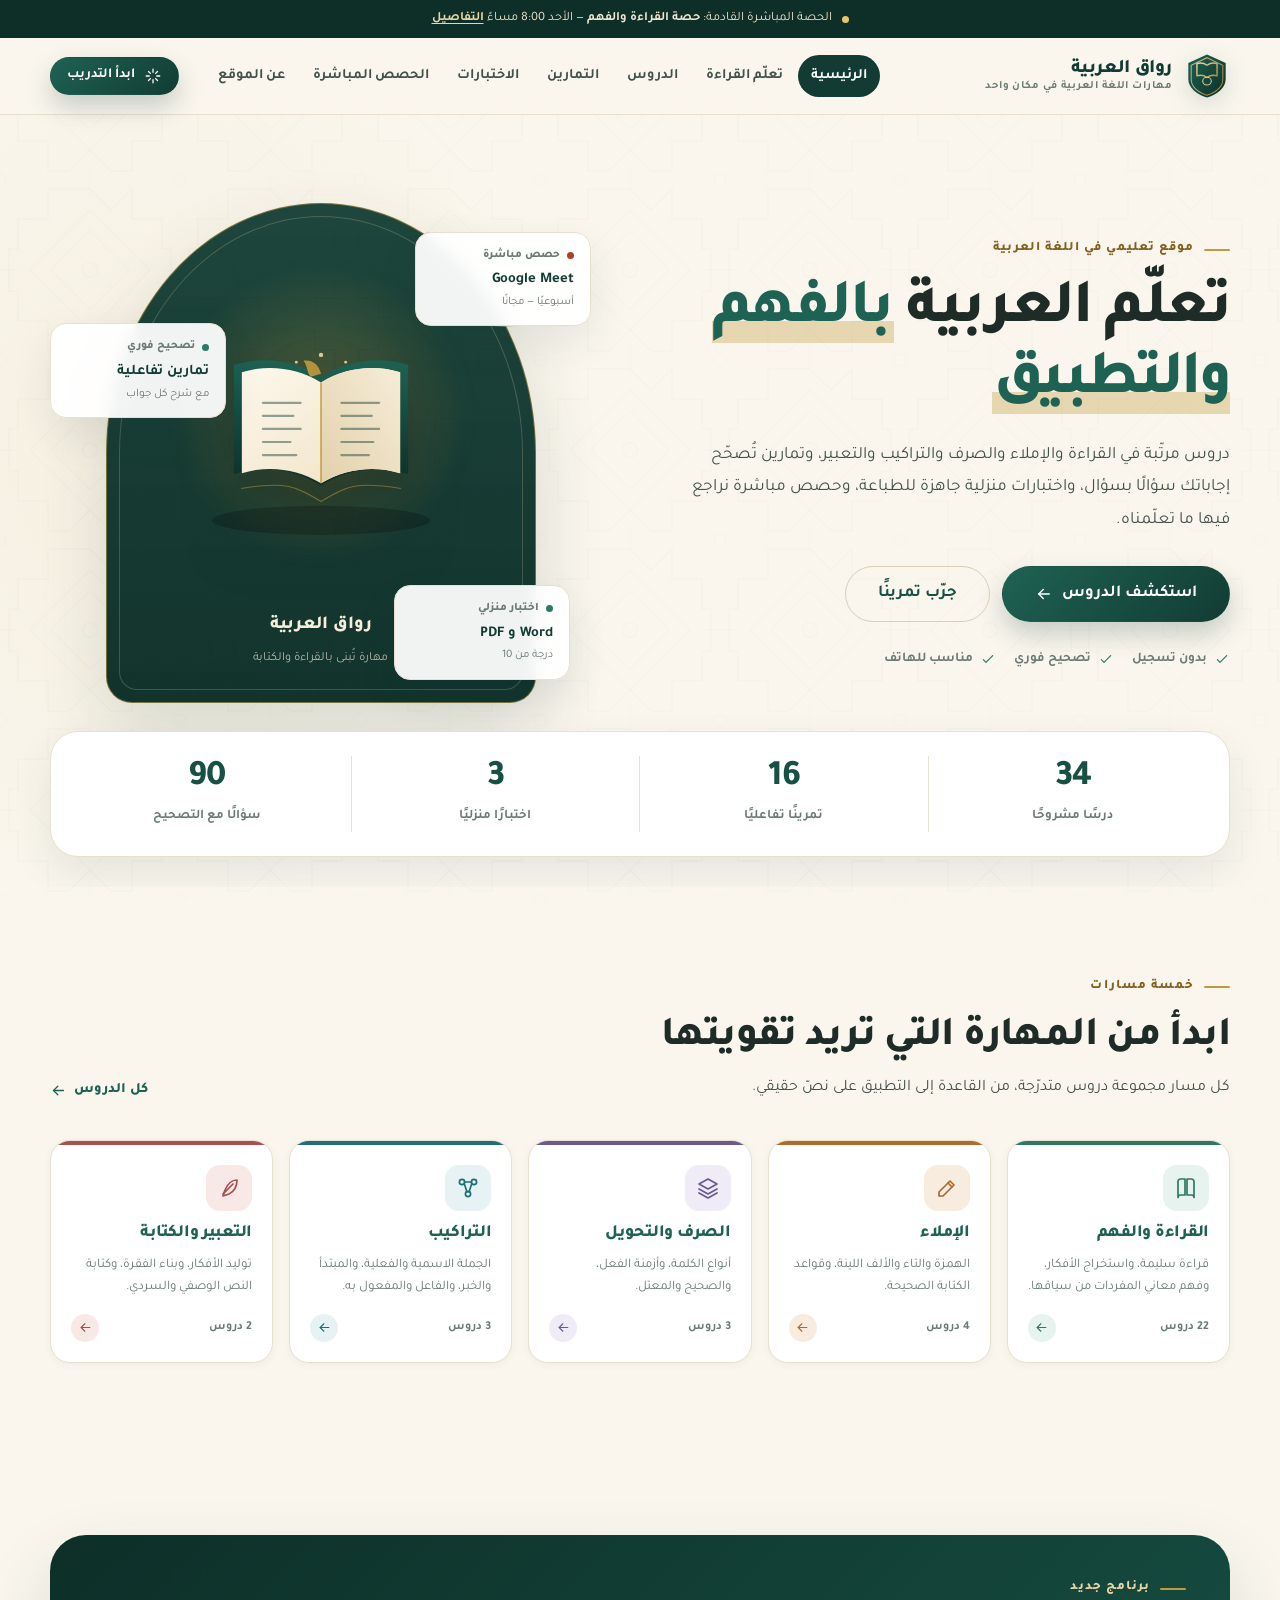
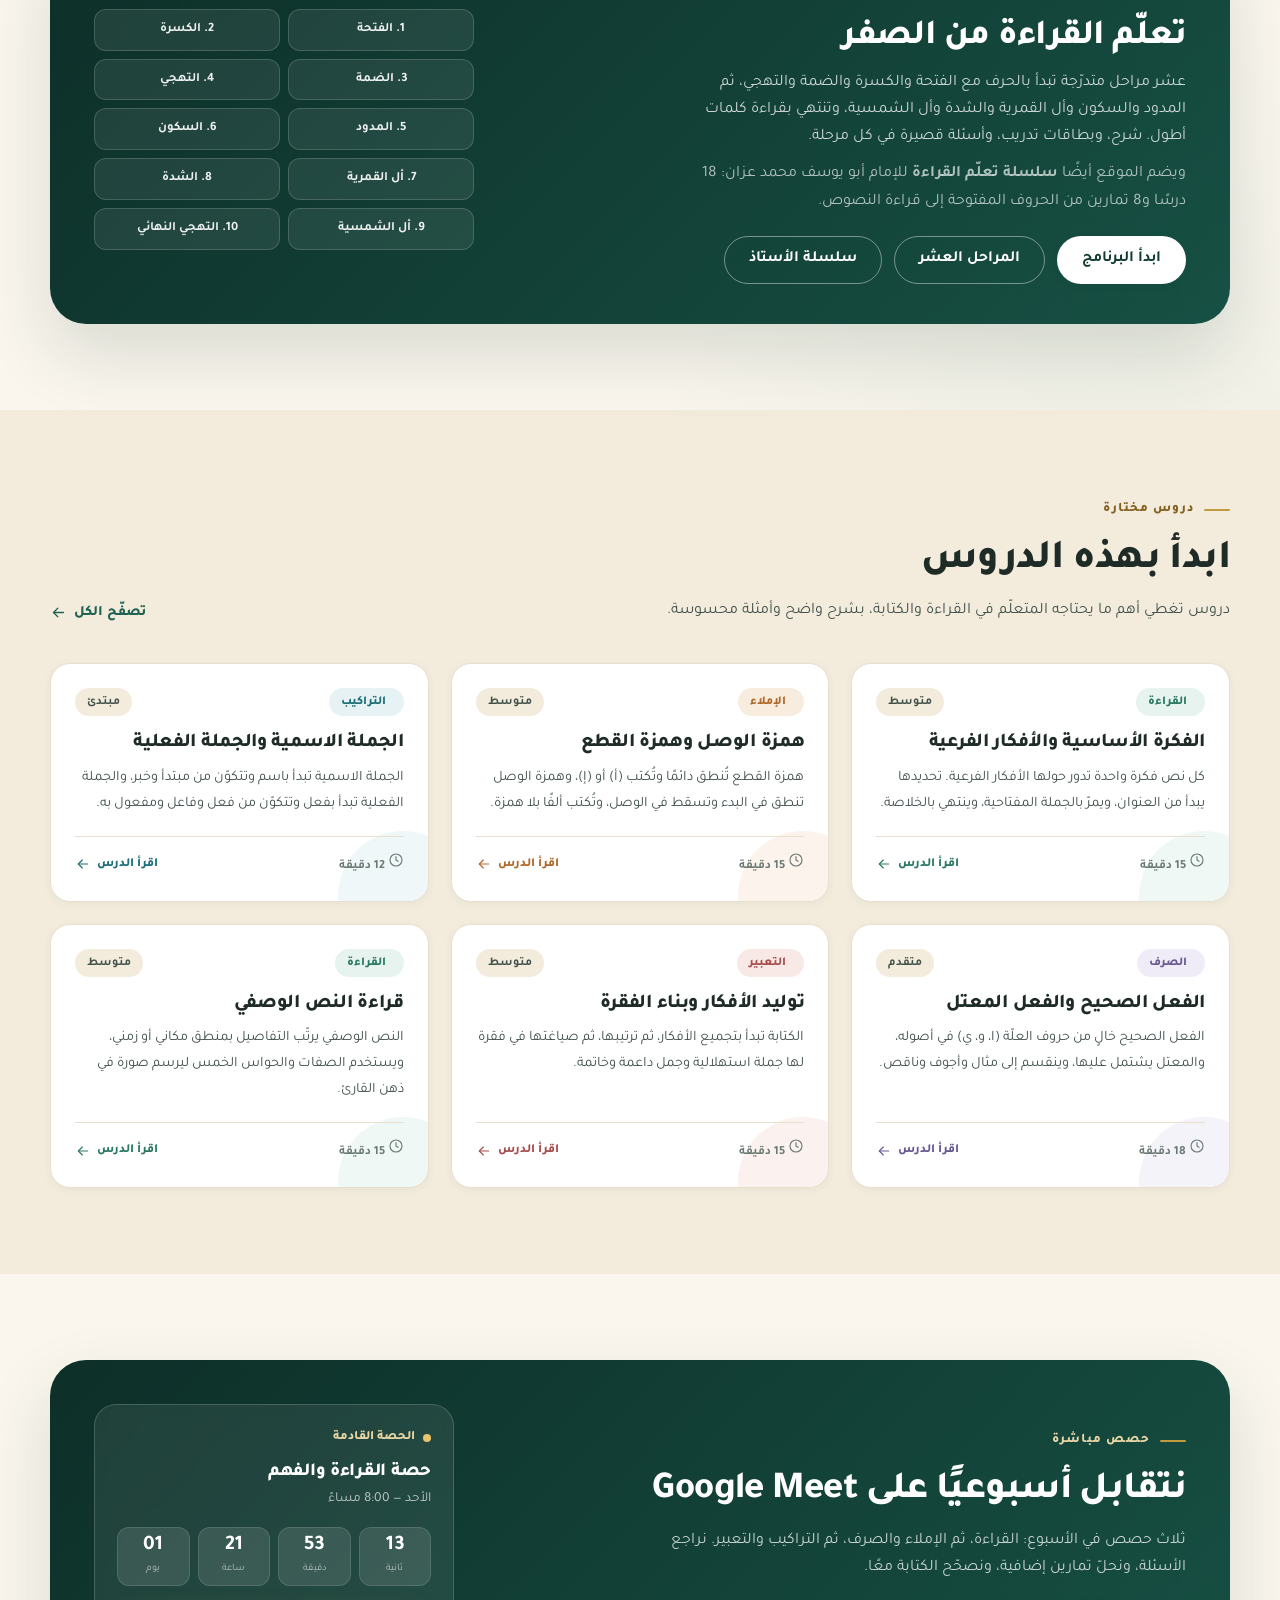
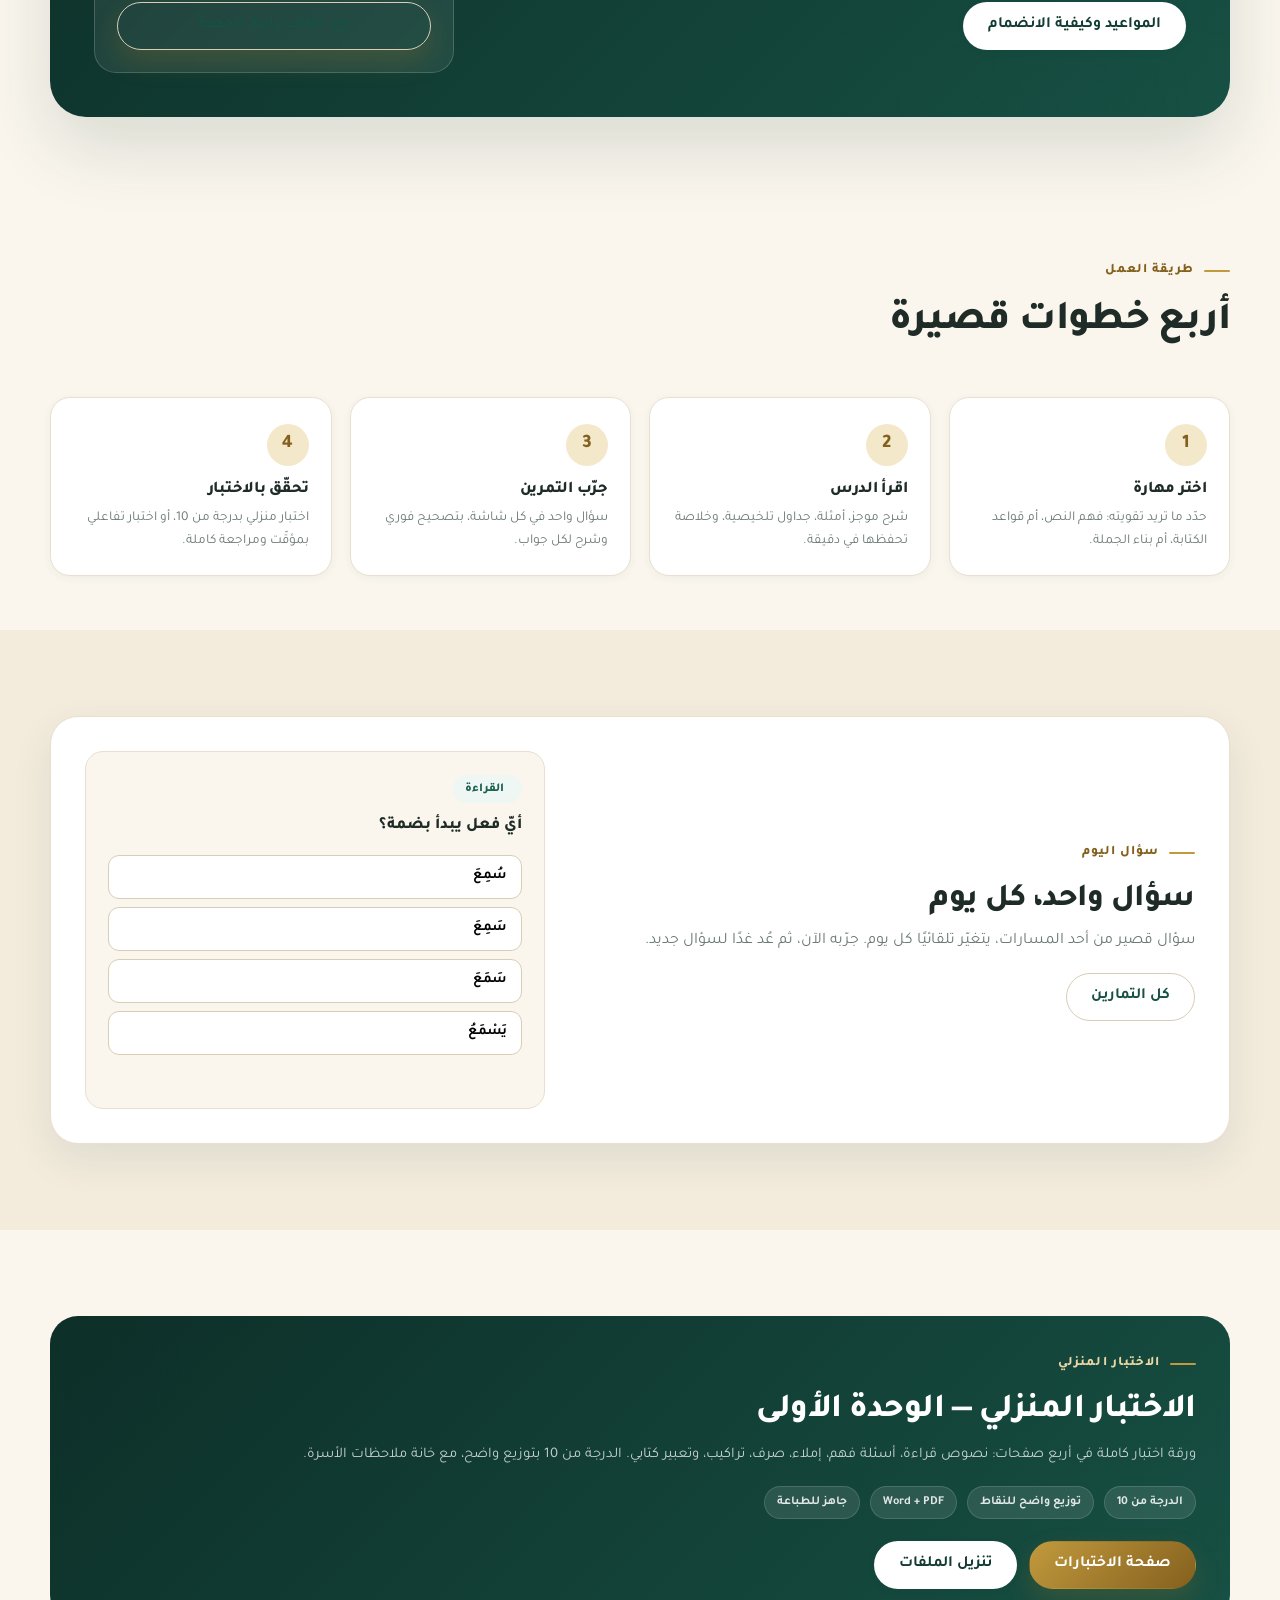
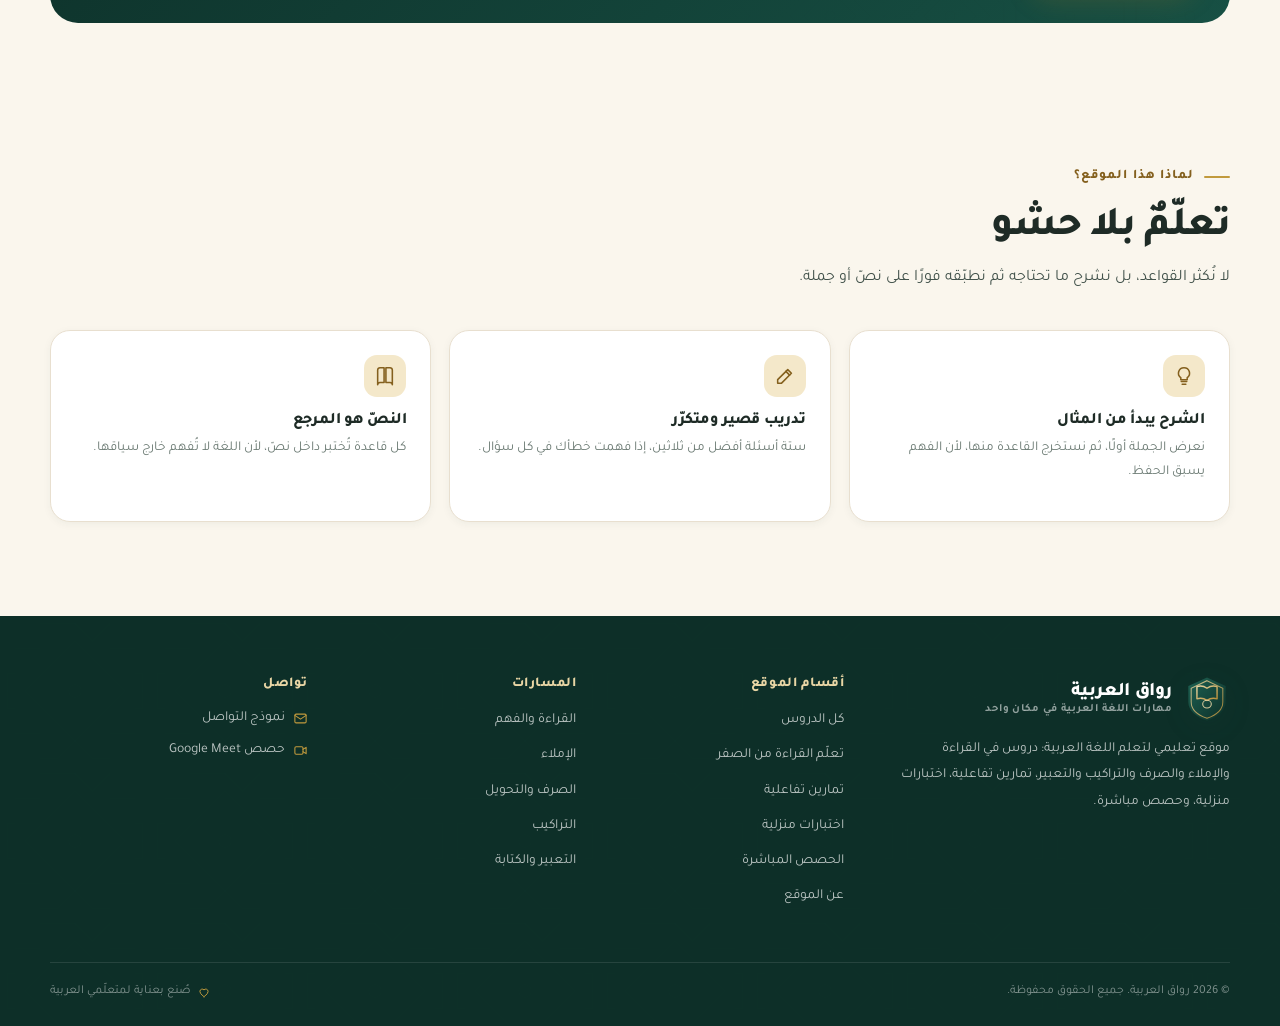
<file: index.html>
<!DOCTYPE html>
<html lang="ar" dir="rtl">
<head>
  <meta charset="utf-8">
  <meta name="viewport" content="width=device-width, initial-scale=1">
  <title>رواق العربية — تعلّم اللغة العربية بالفهم والتطبيق</title>
  <meta name="description" content="دروس في القراءة والإملاء والصرف والتراكيب والتعبير، تمارين تفاعلية بتصحيح فوري، اختبارات منزلية جاهزة للطباعة، وحصص مباشرة على Google Meet.">
  <link rel="icon" href="assets/img/favicon.svg" type="image/svg+xml">
  <link rel="preconnect" href="https://fonts.googleapis.com">
  <link rel="preconnect" href="https://fonts.gstatic.com" crossorigin>
  <link href="https://fonts.googleapis.com/css2?family=Tajawal:wght@400;500;700;800&family=Noto+Naskh+Arabic:wght@400;600;700&display=swap" rel="stylesheet">
  <link rel="stylesheet" href="assets/css/style.css?v=3">
</head>
<body data-page="home">
  <a class="skip-link" href="#main">تجاوز إلى المحتوى</a>
  <div data-header></div>

  <main id="main">
    <section class="hero">
      <div class="container">
        <div class="hero-grid">
          <div class="hero-copy">
            <span class="eyebrow">موقع تعليمي في اللغة العربية</span>
            <h1>تعلّم العربية <span class="accent">بالفهم والتطبيق</span></h1>
            <p class="hero-lead">
              دروس مرتّبة في القراءة والإملاء والصرف والتراكيب والتعبير،
              وتمارين تُصحّح إجاباتك سؤالًا بسؤال، واختبارات منزلية جاهزة للطباعة،
              وحصص مباشرة نراجع فيها ما تعلّمناه.
            </p>
            <div class="hero-actions">
              <a class="btn btn-primary btn-lg" href="lessons.html">
                استكشف الدروس
                <svg viewBox="0 0 24 24" fill="none" stroke="currentColor" stroke-width="1.8" stroke-linecap="round" stroke-linejoin="round" aria-hidden="true"><path d="M19 12H5"/><path d="m11 18-6-6 6-6"/></svg>
              </a>
              <a class="btn btn-ghost btn-lg" href="exercises.html">جرّب تمرينًا</a>
            </div>
            <ul class="hero-notes">
              <li><svg viewBox="0 0 24 24" fill="none" stroke="currentColor" stroke-width="1.8" stroke-linecap="round" stroke-linejoin="round" aria-hidden="true"><path d="m5 13 4 4L19 7"/></svg> بدون تسجيل</li>
              <li><svg viewBox="0 0 24 24" fill="none" stroke="currentColor" stroke-width="1.8" stroke-linecap="round" stroke-linejoin="round" aria-hidden="true"><path d="m5 13 4 4L19 7"/></svg> تصحيح فوري</li>
              <li><svg viewBox="0 0 24 24" fill="none" stroke="currentColor" stroke-width="1.8" stroke-linecap="round" stroke-linejoin="round" aria-hidden="true"><path d="m5 13 4 4L19 7"/></svg> مناسب للهاتف</li>
            </ul>
          </div>

          <div class="hero-art" aria-hidden="true">
            <div class="arch">
              <span class="arch-glow"></span>
              <img class="arch-book" src="assets/img/book.svg" alt="" width="460" height="300">
              <div class="arch-caption">
                <strong>رواق العربية</strong>
                <span>مهارة تُبنى بالقراءة والكتابة</span>
              </div>
            </div>
            <div class="float-card fc-1">
              <span class="fc-label">حصص مباشرة</span>
              <strong>Google Meet</strong>
              <small>أسبوعيًا — مجانًا</small>
            </div>
            <div class="float-card fc-2">
              <span class="fc-label">تصحيح فوري</span>
              <strong>تمارين تفاعلية</strong>
              <small>مع شرح كل جواب</small>
            </div>
            <div class="float-card fc-3">
              <span class="fc-label">اختبار منزلي</span>
              <strong>Word و PDF</strong>
              <small>درجة من 10</small>
            </div>
          </div>
        </div>

        <div class="stats-wrap">
          <div class="stats-card" data-stats></div>
        </div>
      </div>
    </section>

    <section class="section" id="tracks">
      <div class="container">
        <div class="section-head">
          <div>
            <span class="eyebrow">خمسة مسارات</span>
            <h2 class="section-title">ابدأ من المهارة التي تريد تقويتها</h2>
            <p class="section-sub">كل مسار مجموعة دروس متدرّجة، من القاعدة إلى التطبيق على نصّ حقيقي.</p>
          </div>
          <a class="link-more" href="lessons.html">كل الدروس
            <svg viewBox="0 0 24 24" fill="none" stroke="currentColor" stroke-width="1.8" stroke-linecap="round" stroke-linejoin="round" aria-hidden="true"><path d="M19 12H5"/><path d="m11 18-6-6 6-6"/></svg>
          </a>
        </div>
        <div class="tracks-grid" data-tracks></div>
      </div>
    </section>

    <section class="section">
      <div class="container">
        <div class="reading-promo">
          <div>
            <span class="eyebrow">برنامج جديد</span>
            <h2>تعلّم القراءة من الصفر</h2>
            <p>
              عشر مراحل متدرّجة تبدأ بالحرف مع الفتحة والكسرة والضمة والتهجي،
              ثم المدود والسكون وأل القمرية والشدة وأل الشمسية، وتنتهي بقراءة كلمات أطول.
              شرح، وبطاقات تدريب، وأسئلة قصيرة في كل مرحلة.
            </p>
            <p style="margin-top:10px;opacity:.85">
              ويضم الموقع أيضًا <strong>سلسلة تعلّم القراءة</strong> للإمام أبو يوسف محمد عزان:
              18 درسًا و8 تمارين من الحروف المفتوحة إلى قراءة النصوص.
            </p>
            <div class="hero-actions" style="margin:20px 0 0">
              <a class="btn btn-light" href="reading.html">ابدأ البرنامج</a>
              <a class="btn btn-ghost btn-light-outline" href="reading.html#program">المراحل العشر</a>
              <a class="btn btn-ghost btn-light-outline" href="lesson.html?lesson=sls-manhal">سلسلة الأستاذ</a>
            </div>
          </div>
          <div class="promo-seq" aria-label="ترتيب مراحل البرنامج">
            <span>1. الفتحة</span>
            <span>2. الكسرة</span>
            <span>3. الضمة</span>
            <span>4. التهجي</span>
            <span>5. المدود</span>
            <span>6. السكون</span>
            <span>7. أل القمرية</span>
            <span>8. الشدة</span>
            <span>9. أل الشمسية</span>
            <span>10. التهجي النهائي</span>
          </div>
        </div>
      </div>
    </section>

    <section class="section bg-deep">
      <div class="container">
        <div class="section-head">
          <div>
            <span class="eyebrow">دروس مختارة</span>
            <h2 class="section-title">ابدأ بهذه الدروس</h2>
            <p class="section-sub">دروس تغطي أهم ما يحتاجه المتعلّم في القراءة والكتابة، بشرح واضح وأمثلة محسوسة.</p>
          </div>
          <a class="link-more" href="lessons.html">تصفّح الكل
            <svg viewBox="0 0 24 24" fill="none" stroke="currentColor" stroke-width="1.8" stroke-linecap="round" stroke-linejoin="round" aria-hidden="true"><path d="M19 12H5"/><path d="m11 18-6-6 6-6"/></svg>
          </a>
        </div>
        <div class="lessons-grid" data-featured-lessons></div>
      </div>
    </section>

    <section class="section">
      <div class="container">
        <div class="live-banner">
          <div>
            <span class="eyebrow">حصص مباشرة</span>
            <h2>نتقابل أسبوعيًا على Google Meet</h2>
            <p>ثلاث حصص في الأسبوع: القراءة، ثم الإملاء والصرف، ثم التراكيب والتعبير. نراجع الأسئلة، ونحلّ تمارين إضافية، ونصحّح الكتابة معًا.</p>
            <div class="hero-actions" style="margin:20px 0 0">
              <a class="btn btn-light" href="live.html">المواعيد وكيفية الانضمام</a>
            </div>
          </div>
          <div class="live-panel" data-next-live></div>
        </div>
      </div>
    </section>

    <section class="section-tight">
      <div class="container">
        <div class="section-head">
          <div>
            <span class="eyebrow">طريقة العمل</span>
            <h2 class="section-title">أربع خطوات قصيرة</h2>
          </div>
        </div>
        <div class="steps">
          <div class="step">
            <h3>اختر مهارة</h3>
            <p>حدّد ما تريد تقويته: فهم النص، أم قواعد الكتابة، أم بناء الجملة.</p>
          </div>
          <div class="step">
            <h3>اقرأ الدرس</h3>
            <p>شرح موجز، أمثلة، جداول تلخيصية، وخلاصة تحفظها في دقيقة.</p>
          </div>
          <div class="step">
            <h3>جرّب التمرين</h3>
            <p>سؤال واحد في كل شاشة، بتصحيح فوري وشرح لكل جواب.</p>
          </div>
          <div class="step">
            <h3>تحقّق بالاختبار</h3>
            <p>اختبار منزلي بدرجة من 10، أو اختبار تفاعلي بمؤقّت ومراجعة كاملة.</p>
          </div>
        </div>
      </div>
    </section>

    <section class="section bg-deep">
      <div class="container">
        <div class="daily-question">
          <div class="dq-copy">
            <span class="eyebrow">سؤال اليوم</span>
            <h2>سؤال واحد، كل يوم</h2>
            <p>سؤال قصير من أحد المسارات، يتغيّر تلقائيًا كل يوم. جرّبه الآن، ثم عُد غدًا لسؤال جديد.</p>
            <a class="btn btn-ghost" href="exercises.html" style="margin-top:18px">كل التمارين</a>
          </div>
          <div data-daily></div>
        </div>
      </div>
    </section>

    <section class="section">
      <div class="container">
        <div class="exam-intro">
          <span class="eyebrow" style="color:var(--gold-200)">الاختبار المنزلي</span>
          <h2>الاختبار المنزلي — الوحدة الأولى</h2>
          <p>
            ورقة اختبار كاملة في أربع صفحات: نصوص قراءة، أسئلة فهم، إملاء، صرف، تراكيب، وتعبير كتابي.
            الدرجة من 10 بتوزيع واضح، مع خانة ملاحظات الأسرة.
          </p>
          <div class="exam-facts">
            <span>الدرجة من 10</span>
            <span>توزيع واضح للنقاط</span>
            <span>Word + PDF</span>
            <span>جاهز للطباعة</span>
          </div>
          <div class="hero-actions" style="margin:0">
            <a class="btn btn-gold" href="tests.html">صفحة الاختبارات</a>
            <a class="btn btn-light" href="tests.html#downloads">تنزيل الملفات</a>
          </div>
        </div>
      </div>
    </section>

    <section class="section-tight">
      <div class="container">
        <div class="section-head">
          <div>
            <span class="eyebrow">لماذا هذا الموقع؟</span>
            <h2 class="section-title">تعلّمٌ بلا حشو</h2>
            <p class="section-sub">لا نُكثر القواعد، بل نشرح ما تحتاجه ثم نطبّقه فورًا على نصّ أو جملة.</p>
          </div>
        </div>
        <div class="live-tips">
          <div class="tip-card">
            <span class="tip-icon"><svg viewBox="0 0 24 24" fill="none" stroke="currentColor" stroke-width="1.7" stroke-linecap="round" stroke-linejoin="round" aria-hidden="true"><path d="M9 18h6M10 21h4"/><path d="M12 3a6 6 0 0 1 3.5 10.9V16h-7v-2.1A6 6 0 0 1 12 3Z"/></svg></span>
            <h3>الشرح يبدأ من المثال</h3>
            <p>نعرض الجملة أولًا، ثم نستخرج القاعدة منها، لأن الفهم يسبق الحفظ.</p>
          </div>
          <div class="tip-card">
            <span class="tip-icon"><svg viewBox="0 0 24 24" fill="none" stroke="currentColor" stroke-width="1.7" stroke-linecap="round" stroke-linejoin="round" aria-hidden="true"><path d="m15 5 4 4L8 20H4v-4Z"/><path d="m13 7 4 4"/></svg></span>
            <h3>تدريب قصير ومتكرّر</h3>
            <p>ستة أسئلة أفضل من ثلاثين، إذا فهمت خطأك في كل سؤال.</p>
          </div>
          <div class="tip-card">
            <span class="tip-icon"><svg viewBox="0 0 24 24" fill="none" stroke="currentColor" stroke-width="1.7" stroke-linecap="round" stroke-linejoin="round" aria-hidden="true"><path d="M4 5.5A2.5 2.5 0 0 1 6.5 3H11v16H6.5A2.5 2.5 0 0 0 4 21.5Z"/><path d="M20 5.5A2.5 2.5 0 0 0 17.5 3H13v16h4.5A2.5 2.5 0 0 1 20 21.5Z"/></svg></span>
            <h3>النصّ هو المرجع</h3>
            <p>كل قاعدة تُختبر داخل نصّ، لأن اللغة لا تُفهم خارج سياقها.</p>
          </div>
        </div>
      </div>
    </section>
  </main>

  <div data-footer></div>
  <script src="assets/js/config.js"></script>
  <script src="assets/js/data-lessons.js?v=3"></script>
  <script src="assets/js/data-quizzes.js?v=3"></script>
  <script src="assets/js/app.js"></script>
  <script src="assets/js/app-pages.js"></script>
</body>
</html>
</file>
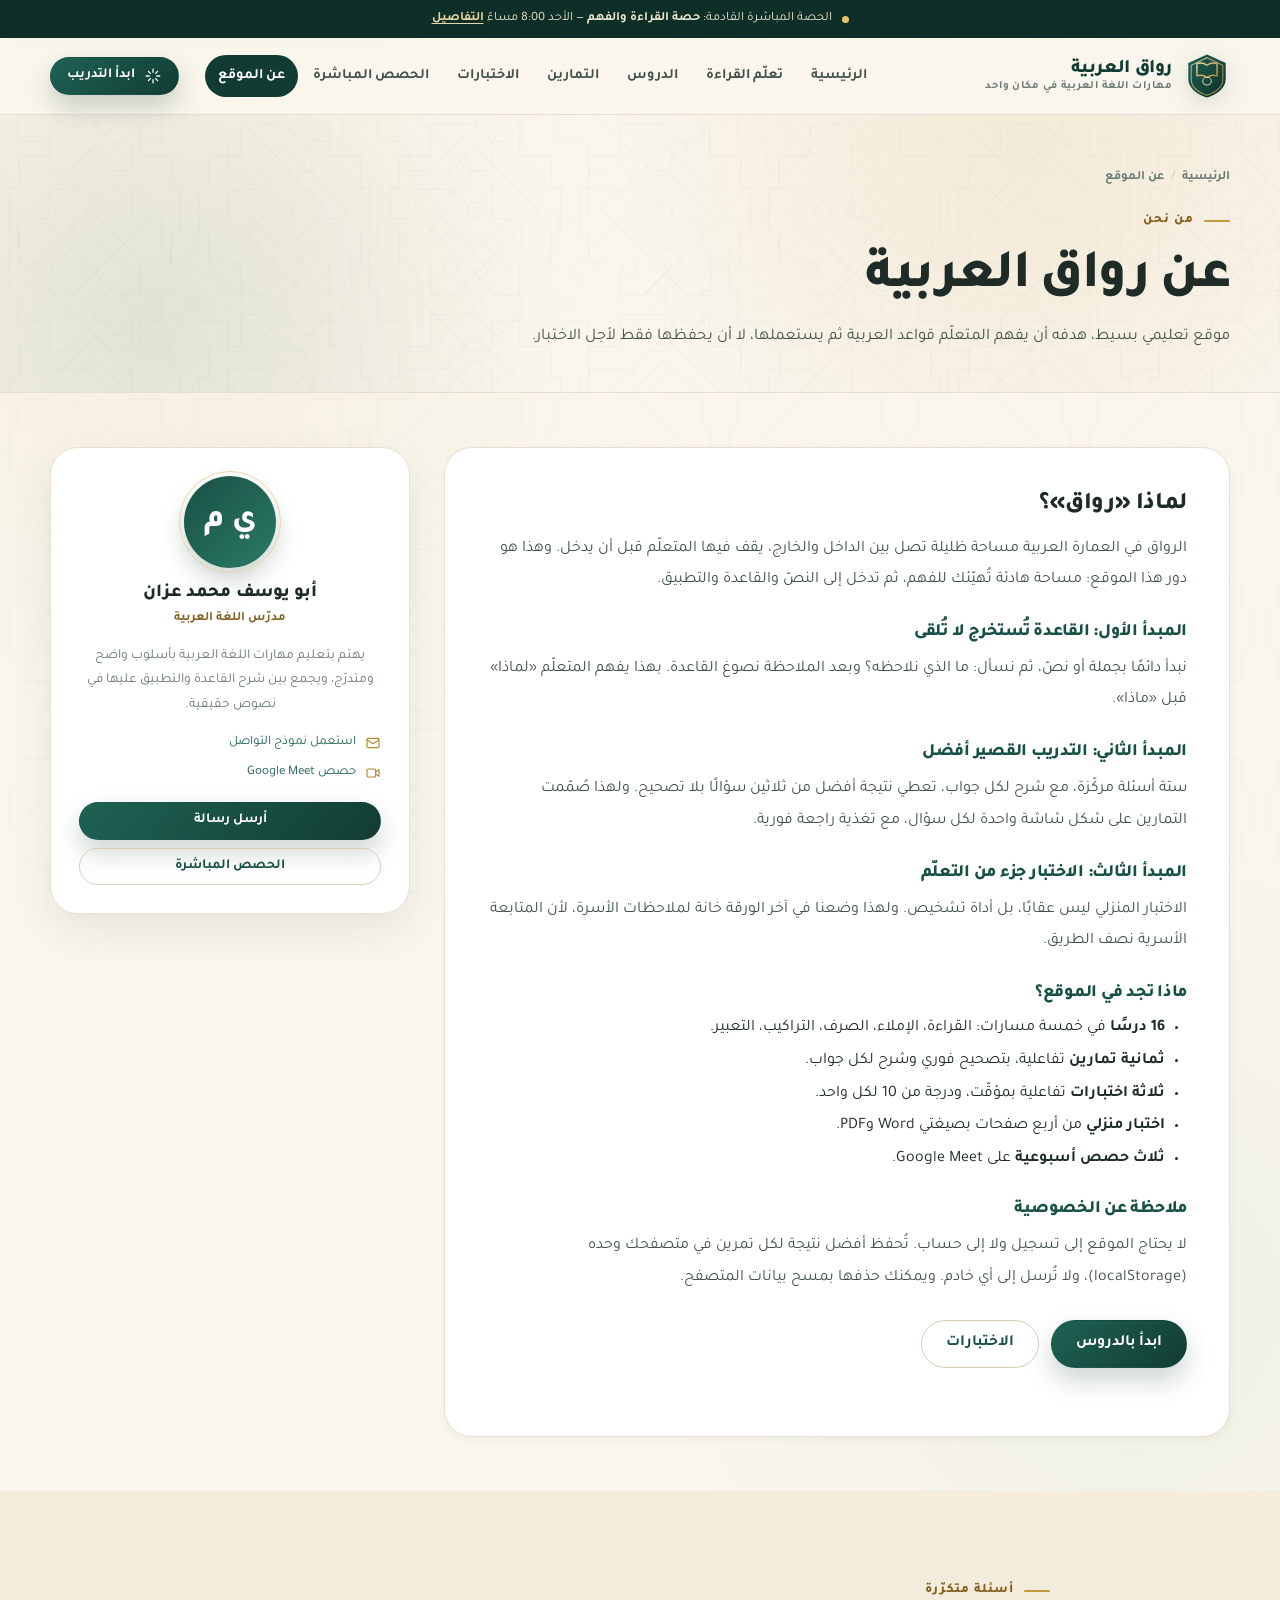
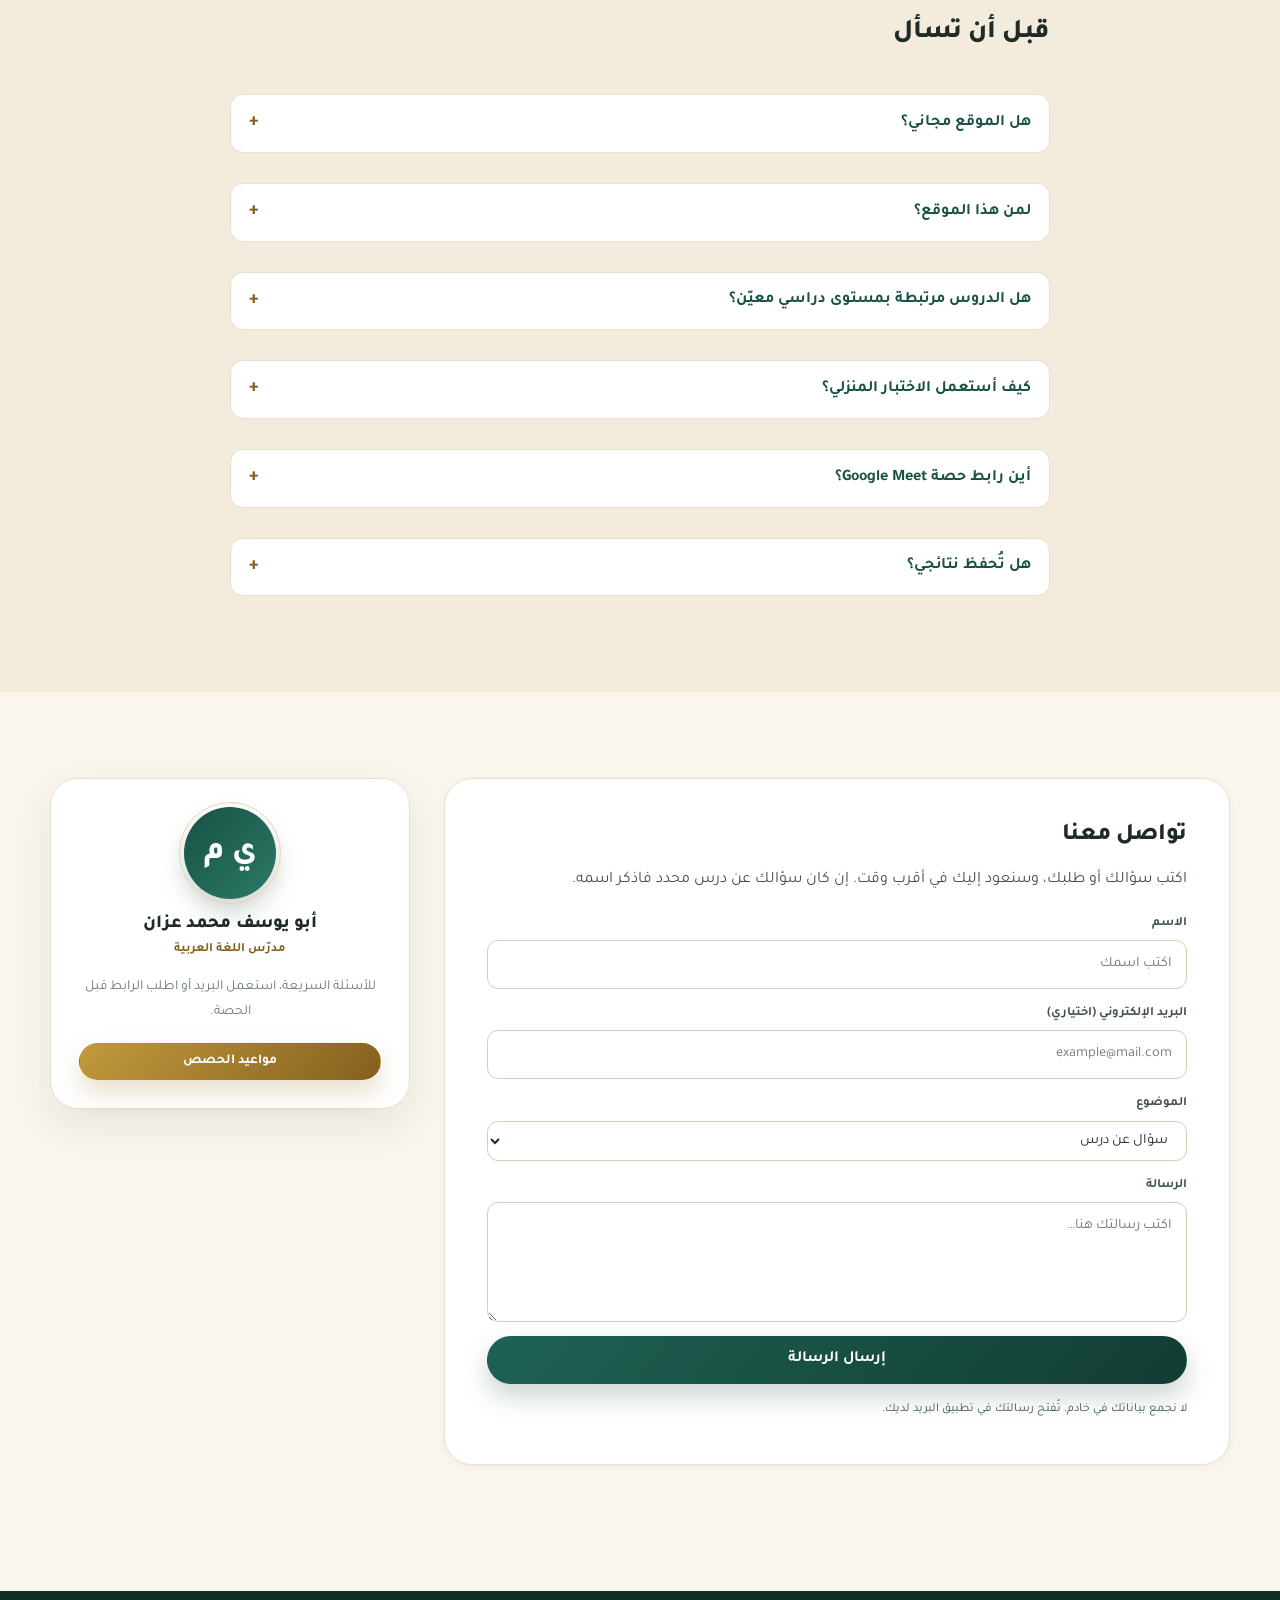
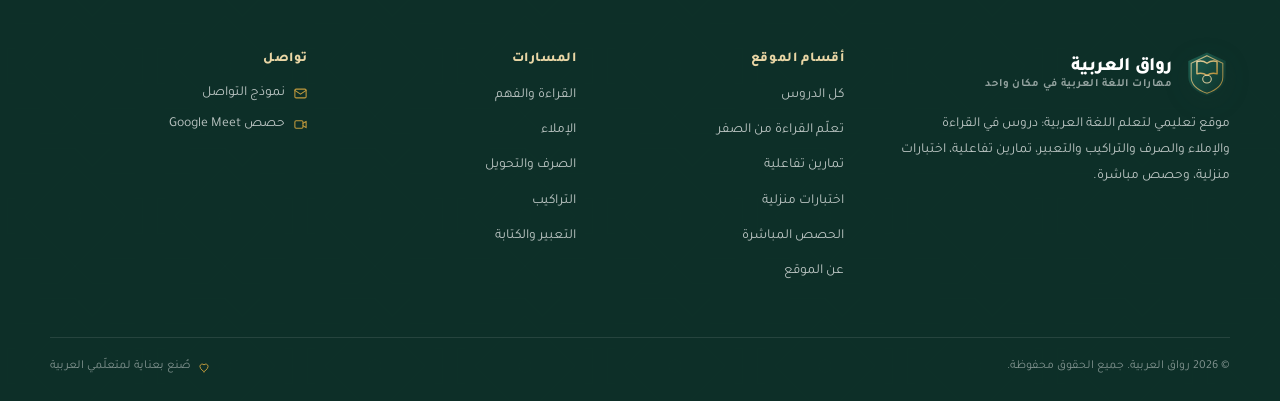
<file: about.html>
<!DOCTYPE html>
<html lang="ar" dir="rtl">
<head>
  <meta charset="utf-8">
  <meta name="viewport" content="width=device-width, initial-scale=1">
  <title>عن الموقع — رواق العربية</title>
  <meta name="description" content="عن موقع رواق العربية: منهجية تعليم اللغة العربية، محتوى الموقع، والمعلّم، ونموذج التواصل.">
  <link rel="icon" href="assets/img/favicon.svg" type="image/svg+xml">
  <link rel="preconnect" href="https://fonts.googleapis.com">
  <link rel="preconnect" href="https://fonts.gstatic.com" crossorigin>
  <link href="https://fonts.googleapis.com/css2?family=Tajawal:wght@400;500;700;800&family=Noto+Naskh+Arabic:wght@400;600;700&display=swap" rel="stylesheet">
  <link rel="stylesheet" href="assets/css/style.css?v=3">
</head>
<body data-page="about">
  <a class="skip-link" href="#main">تجاوز إلى المحتوى</a>
  <div data-header></div>

  <main id="main">
    <section class="page-hero">
      <div class="container">
        <nav class="breadcrumb" aria-label="مسار التنقل">
          <a href="index.html">الرئيسية</a><span class="sep">/</span><span>عن الموقع</span>
        </nav>
        <span class="eyebrow">من نحن</span>
        <h1>عن رواق العربية</h1>
        <p class="lead">
          موقع تعليمي بسيط، هدفه أن يفهم المتعلّم قواعد العربية ثم يستعملها،
          لا أن يحفظها فقط لأجل الاختبار.
        </p>
      </div>
    </section>

    <section class="section-tight">
      <div class="container">
        <div class="about-grid">
          <article class="about-card">
            <h2>لماذا «رواق»؟</h2>
            <p>
              الرواق في العمارة العربية مساحة ظليلة تصل بين الداخل والخارج، يقف فيها المتعلّم
              قبل أن يدخل. وهذا هو دور هذا الموقع: مساحة هادئة تُهيّئك للفهم، ثم تدخل إلى النصّ
              والقاعدة والتطبيق.
            </p>

            <h3>المبدأ الأول: القاعدة تُستخرج لا تُلقى</h3>
            <p>
              نبدأ دائمًا بجملة أو نصّ، ثم نسأل: ما الذي نلاحظه؟ وبعد الملاحظة نصوغ القاعدة.
              بهذا يفهم المتعلّم «لماذا» قبل «ماذا».
            </p>

            <h3>المبدأ الثاني: التدريب القصير أفضل</h3>
            <p>
              ستة أسئلة مركّزة، مع شرح لكل جواب، تعطي نتيجة أفضل من ثلاثين سؤالًا بلا تصحيح.
              ولهذا صُمّمت التمارين على شكل شاشة واحدة لكل سؤال، مع تغذية راجعة فورية.
            </p>

            <h3>المبدأ الثالث: الاختبار جزء من التعلّم</h3>
            <p>
              الاختبار المنزلي ليس عقابًا، بل أداة تشخيص. ولهذا وضعنا في آخر الورقة خانة
              لملاحظات الأسرة، لأن المتابعة الأسرية نصف الطريق.
            </p>

            <h3>ماذا تجد في الموقع؟</h3>
            <ul>
              <li><strong>16 درسًا</strong> في خمسة مسارات: القراءة، الإملاء، الصرف، التراكيب، التعبير.</li>
              <li><strong>ثمانية تمارين</strong> تفاعلية، بتصحيح فوري وشرح لكل جواب.</li>
              <li><strong>ثلاثة اختبارات</strong> تفاعلية بمؤقّت، ودرجة من 10 لكل واحد.</li>
              <li><strong>اختبار منزلي</strong> من أربع صفحات بصيغتي Word وPDF.</li>
              <li><strong>ثلاث حصص أسبوعية</strong> على Google Meet.</li>
            </ul>

            <h3>ملاحظة عن الخصوصية</h3>
            <p>
              لا يحتاج الموقع إلى تسجيل ولا إلى حساب. تُحفظ أفضل نتيجة لكل تمرين في متصفحك
              وحده (localStorage)، ولا تُرسل إلى أي خادم. ويمكنك حذفها بمسح بيانات المتصفح.
            </p>

            <div class="hero-actions" style="margin-top:26px">
              <a class="btn btn-primary" href="lessons.html">ابدأ بالدروس</a>
              <a class="btn btn-ghost" href="tests.html">الاختبارات</a>
            </div>
          </article>

          <aside class="teacher-card">
            <div class="avatar-initials" data-avatar aria-hidden="true">ي م</div>
            <h3 data-teacher-name>أبو يوسف محمد عزان</h3>
            <p class="role">مدرّس اللغة العربية</p>
            <p>
              يهتم بتعليم مهارات اللغة العربية بأسلوب واضح ومتدرّج، ويجمع بين شرح القاعدة
              والتطبيق عليها في نصوص حقيقية.
            </p>
            <ul class="contact-list" data-contact-list></ul>
            <a class="btn btn-primary btn-sm btn-block" href="#contact">أرسل رسالة</a>
            <a class="btn btn-ghost btn-sm btn-block" href="live.html" style="margin-top:8px">الحصص المباشرة</a>
          </aside>
        </div>
      </div>
    </section>

    <section class="section bg-deep" id="faq">
      <div class="container container-narrow">
        <div class="section-head" style="margin-bottom:22px">
          <div>
            <span class="eyebrow">أسئلة متكرّرة</span>
            <h2 class="section-title" style="font-size:1.7rem">قبل أن تسأل</h2>
          </div>
        </div>
        <div class="faq-list">
          <details>
            <summary>هل الموقع مجاني؟</summary>
            <div class="details-body"><p>نعم، الدروس والتمارين والاختبارات متاحة دون مقابل ودون تسجيل. الحصص المباشرة مجانية أيضًا.</p></div>
          </details>
          <details>
            <summary>لمن هذا الموقع؟</summary>
            <div class="details-body"><p>لكل من يريد تقوية مهارات اللغة العربية: تلاميذ المرحلة الابتدائية والإعدادية، وأولياء الأمور الذين يتابعون أبناءهم، وكل متعلّم يريد مراجعة قواعد الكتابة.</p></div>
          </details>
          <details>
            <summary>هل الدروس مرتبطة بمستوى دراسي معيّن؟</summary>
            <div class="details-body"><p>لا. الدروس مرتّبة حسب <strong>المهارة</strong> لا حسب المستوى. تبدأ من القاعدة الأساسية وتتدرّج داخل المسار نفسه، فتختار ما تحتاجه أنت.</p></div>
          </details>
          <details>
            <summary>كيف أستعمل الاختبار المنزلي؟</summary>
            <div class="details-body"><p>نزّل نسخة PDF للطباعة، أو نسخة Word للتعديل. اطبع الورقة، وأجب بالقلم، ثم صحّح بالمفتاح مع ابنك. الدرجة من 10 والزمن المقترح خمس وأربعون دقيقة.</p></div>
          </details>
          <details>
            <summary>أين رابط حصة Google Meet؟</summary>
            <div class="details-body"><p>يُرسل الرابط إلى مجموعة الصف قبل الحصة. ويمكنك طلبه من <a href="#contact">نموذج التواصل</a> أو من صفحة <a href="live.html">الحصص المباشرة</a>.</p></div>
          </details>
          <details>
            <summary>هل تُحفظ نتائجي؟</summary>
            <div class="details-body"><p>تُحفظ أفضل نتيجة لكل تمرين واختبار في متصفحك فقط، ولا تُرسل إلى أي جهة. مسح بيانات المتصفح يمسحها.</p></div>
          </details>
        </div>
      </div>
    </section>

    <section class="section" id="contact">
      <div class="container">
        <div class="about-grid">
          <div class="about-card">
            <h2>تواصل معنا</h2>
            <p>اكتب سؤالك أو طلبك، وسنعود إليك في أقرب وقت. إن كان سؤالك عن درس محدد فاذكر اسمه.</p>
            <form class="contact-form" data-contact-form novalidate>
              <div class="field">
                <label for="name">الاسم</label>
                <input id="name" name="name" type="text" autocomplete="name" required placeholder="اكتب اسمك">
              </div>
              <div class="field">
                <label for="email">البريد الإلكتروني (اختياري)</label>
                <input id="email" name="email" type="email" autocomplete="email" placeholder="example@mail.com">
              </div>
              <div class="field">
                <label for="subject">الموضوع</label>
                <select id="subject" name="subject">
                  <option>سؤال عن درس</option>
                  <option>طلب رابط الحصة</option>
                  <option>ملاحظة على الموقع</option>
                  <option>موضوع آخر</option>
                </select>
              </div>
              <div class="field">
                <label for="message">الرسالة</label>
                <textarea id="message" name="message" required placeholder="اكتب رسالتك هنا…"></textarea>
              </div>
              <button class="btn btn-primary" type="submit">إرسال الرسالة</button>
              <p class="form-note">لا نجمع بياناتك في خادم. تُفتح رسالتك في تطبيق البريد لديك.</p>
              <div class="form-status" data-form-status role="status" aria-live="polite"></div>
            </form>
          </div>

          <aside class="teacher-card" style="position:static">
            <div class="avatar-initials" aria-hidden="true">ي م</div>
            <h3>أبو يوسف محمد عزان</h3>
            <p class="role">مدرّس اللغة العربية</p>
            <p>للأسئلة السريعة، استعمل البريد أو اطلب الرابط قبل الحصة.</p>
            <ul class="contact-list" data-contact-list></ul>
            <a class="btn btn-gold btn-sm btn-block" href="live.html">مواعيد الحصص</a>
          </aside>
        </div>
      </div>
    </section>
  </main>

  <div data-footer></div>
  <script src="assets/js/config.js"></script>
  <script src="assets/js/data-lessons.js?v=3"></script>
  <script src="assets/js/data-quizzes.js?v=3"></script>
  <script src="assets/js/app.js"></script>
  <script src="assets/js/app-pages.js"></script>
</body>
</html>
</file>
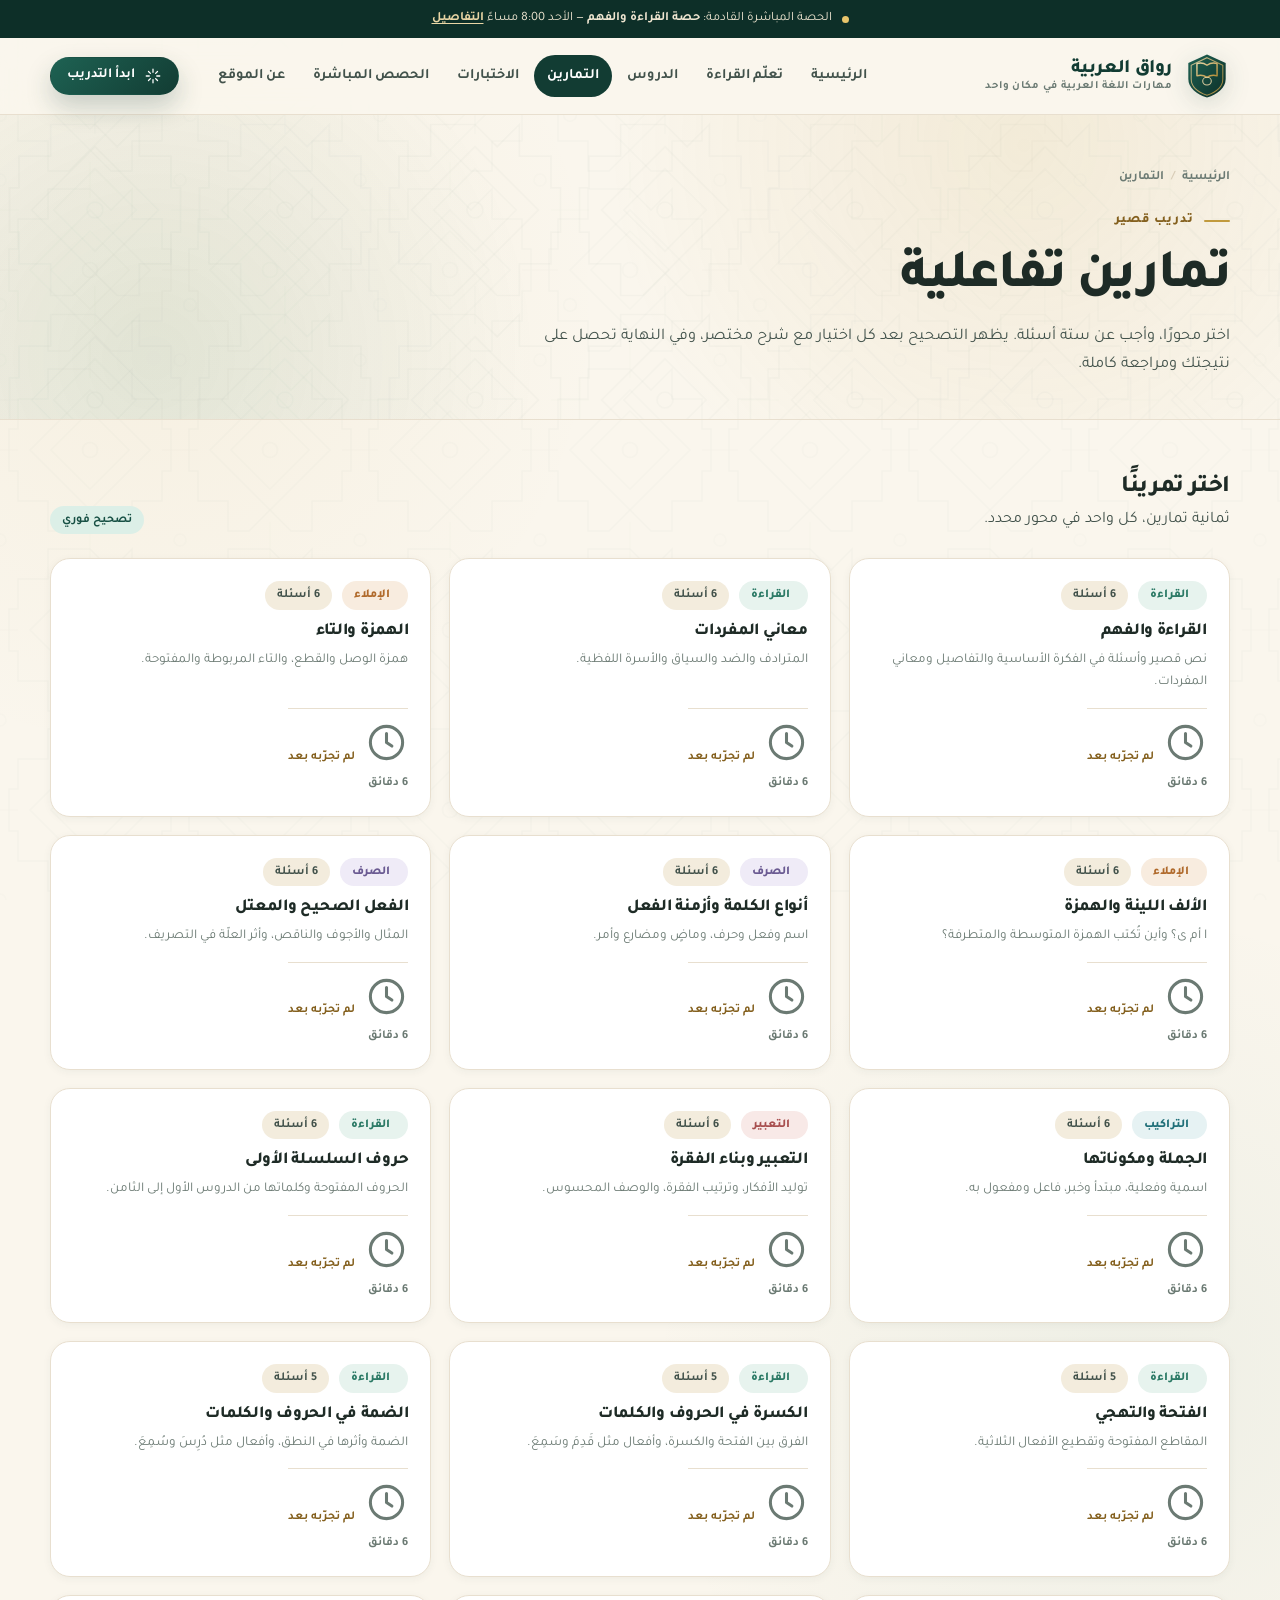
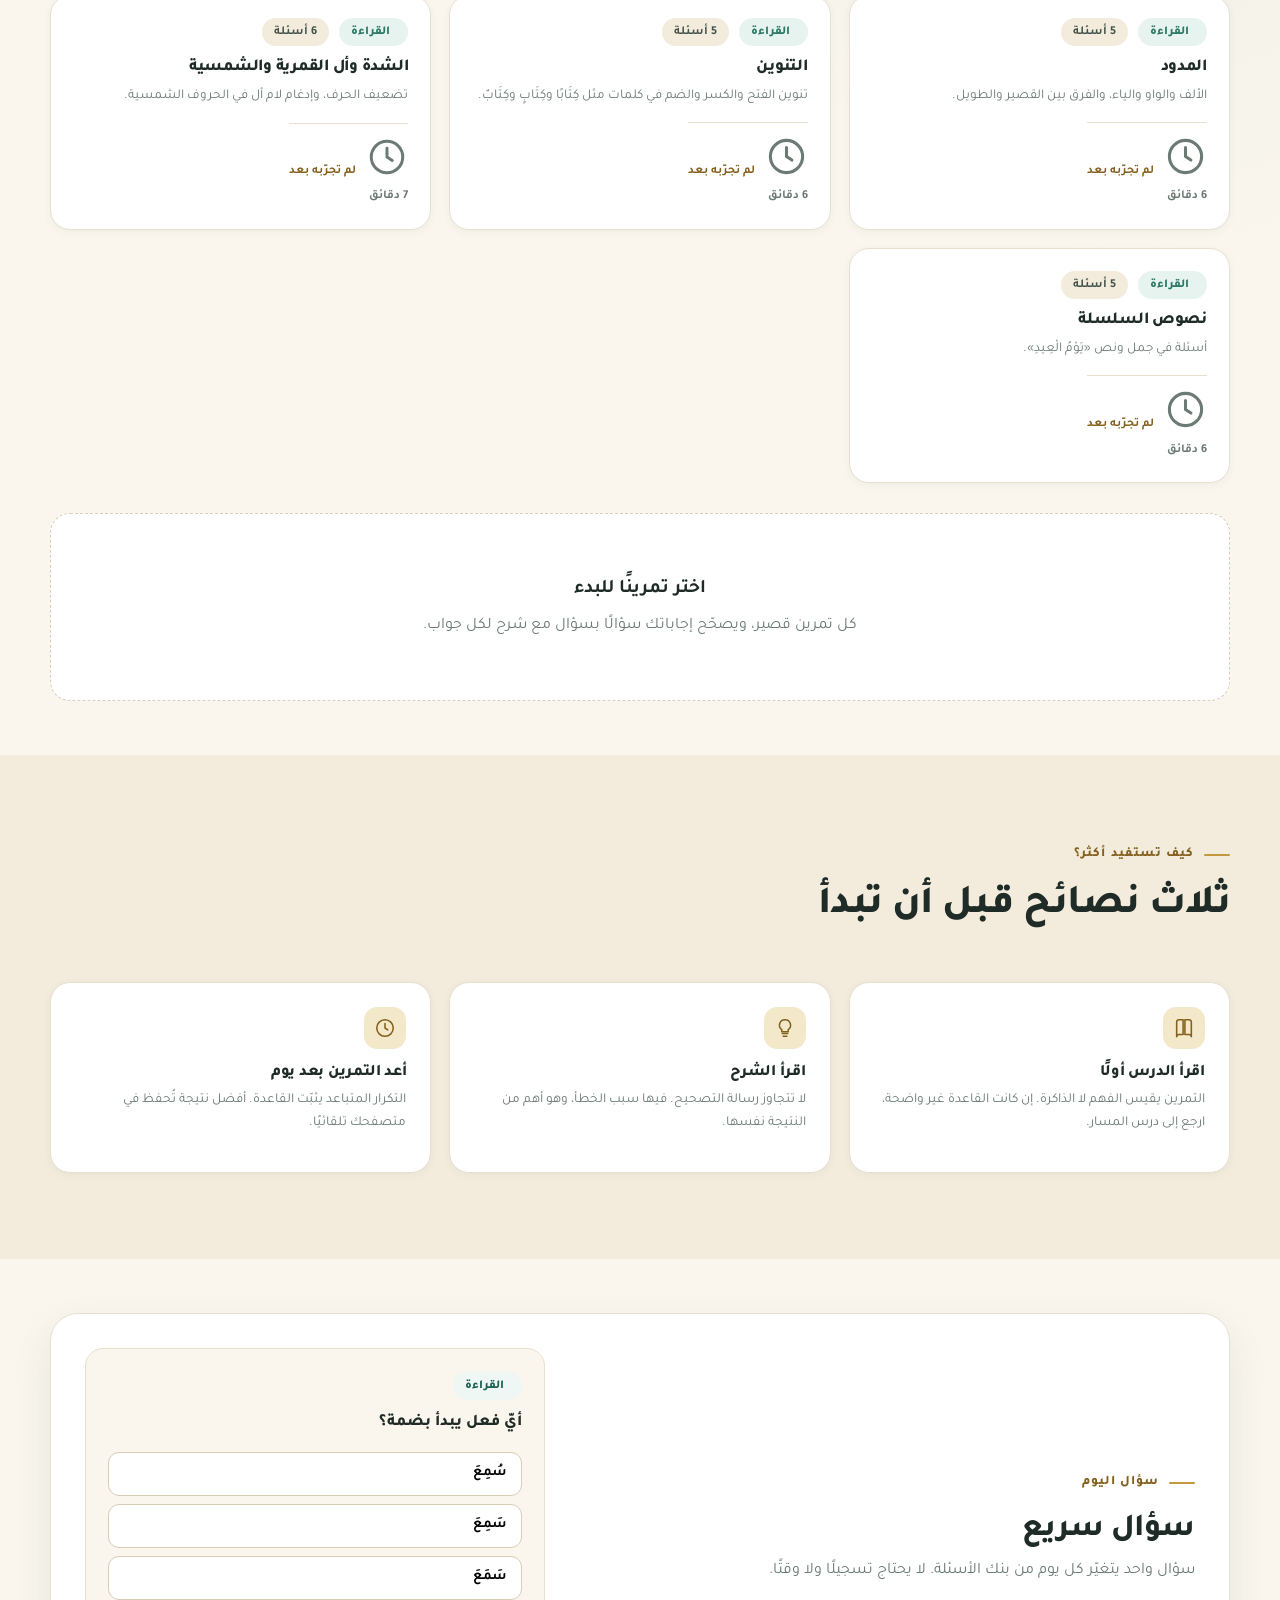
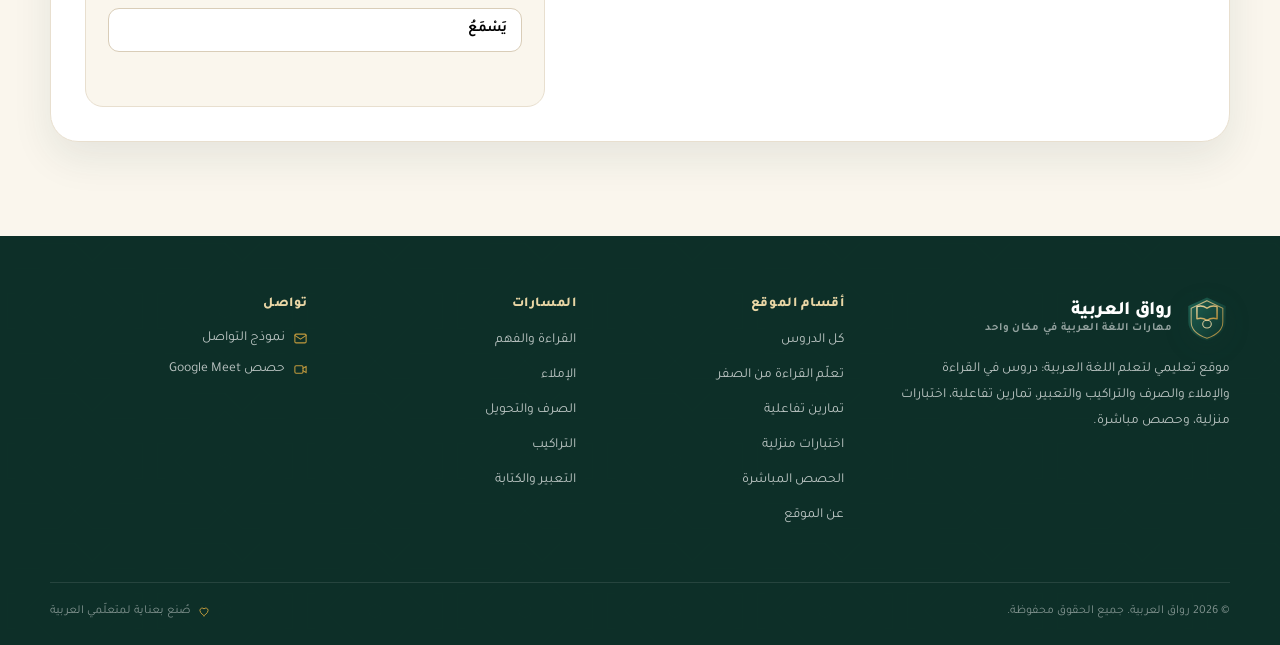
<file: exercises.html>
<!DOCTYPE html>
<html lang="ar" dir="rtl">
<head>
  <meta charset="utf-8">
  <meta name="viewport" content="width=device-width, initial-scale=1">
  <title>التمارين التفاعلية — رواق العربية</title>
  <meta name="description" content="تمارين تفاعلية في القراءة والإملاء والصرف والتراكيب والتعبير، بتصحيح فوري وشرح لكل جواب.">
  <link rel="icon" href="assets/img/favicon.svg" type="image/svg+xml">
  <link rel="preconnect" href="https://fonts.googleapis.com">
  <link rel="preconnect" href="https://fonts.gstatic.com" crossorigin>
  <link href="https://fonts.googleapis.com/css2?family=Tajawal:wght@400;500;700;800&family=Noto+Naskh+Arabic:wght@400;600;700&display=swap" rel="stylesheet">
  <link rel="stylesheet" href="assets/css/style.css?v=3">
</head>
<body data-page="exercises">
  <a class="skip-link" href="#main">تجاوز إلى المحتوى</a>
  <div data-header></div>

  <main id="main">
    <section class="page-hero">
      <div class="container">
        <nav class="breadcrumb" aria-label="مسار التنقل">
          <a href="index.html">الرئيسية</a><span class="sep">/</span><span>التمارين</span>
        </nav>
        <span class="eyebrow">تدريب قصير</span>
        <h1>تمارين تفاعلية</h1>
        <p class="lead">
          اختر محورًا، وأجب عن ستة أسئلة. يظهر التصحيح بعد كل اختيار مع شرح مختصر،
          وفي النهاية تحصل على نتيجتك ومراجعة كاملة.
        </p>
      </div>
    </section>

    <section class="section-tight" id="quiz-picker">
      <div class="container">
        <div class="section-head" style="margin-bottom:24px">
          <div>
            <h2 class="section-title" style="font-size:1.5rem;margin-bottom:4px">اختر تمرينًا</h2>
            <p class="section-sub">ثمانية تمارين، كل واحد في محور محدد.</p>
          </div>
          <span class="chip chip-green">تصحيح فوري</span>
        </div>
        <div class="quiz-picker" data-quiz-cards></div>

        <div class="quiz-stage" data-quiz-stage></div>
      </div>
    </section>

    <section class="section bg-deep">
      <div class="container">
        <div class="section-head">
          <div>
            <span class="eyebrow">كيف تستفيد أكثر؟</span>
            <h2 class="section-title">ثلاث نصائح قبل أن تبدأ</h2>
          </div>
        </div>
        <div class="live-tips">
          <div class="tip-card">
            <span class="tip-icon"><svg viewBox="0 0 24 24" fill="none" stroke="currentColor" stroke-width="1.7" stroke-linecap="round" stroke-linejoin="round" aria-hidden="true"><path d="M4 5.5A2.5 2.5 0 0 1 6.5 3H11v16H6.5A2.5 2.5 0 0 0 4 21.5Z"/><path d="M20 5.5A2.5 2.5 0 0 0 17.5 3H13v16h4.5A2.5 2.5 0 0 1 20 21.5Z"/></svg></span>
            <h3>اقرأ الدرس أولًا</h3>
            <p>التمرين يقيس الفهم لا الذاكرة. إن كانت القاعدة غير واضحة، ارجع إلى درس المسار.</p>
          </div>
          <div class="tip-card">
            <span class="tip-icon"><svg viewBox="0 0 24 24" fill="none" stroke="currentColor" stroke-width="1.7" stroke-linecap="round" stroke-linejoin="round" aria-hidden="true"><path d="M9 18h6M10 21h4"/><path d="M12 3a6 6 0 0 1 3.5 10.9V16h-7v-2.1A6 6 0 0 1 12 3Z"/></svg></span>
            <h3>اقرأ الشرح</h3>
            <p>لا تتجاوز رسالة التصحيح. فيها سبب الخطأ، وهو أهم من النتيجة نفسها.</p>
          </div>
          <div class="tip-card">
            <span class="tip-icon"><svg viewBox="0 0 24 24" fill="none" stroke="currentColor" stroke-width="1.7" stroke-linecap="round" stroke-linejoin="round" aria-hidden="true"><circle cx="12" cy="12" r="9"/><path d="M12 7v5l3 2"/></svg></span>
            <h3>أعد التمرين بعد يوم</h3>
            <p>التكرار المتباعد يثبّت القاعدة. أفضل نتيجة تُحفظ في متصفحك تلقائيًا.</p>
          </div>
        </div>
      </div>
    </section>

    <section class="section-tight">
      <div class="container">
        <div class="daily-question">
          <div class="dq-copy">
            <span class="eyebrow">سؤال اليوم</span>
            <h2>سؤال سريع</h2>
            <p>سؤال واحد يتغيّر كل يوم من بنك الأسئلة. لا يحتاج تسجيلًا ولا وقتًا.</p>
          </div>
          <div data-daily></div>
        </div>
      </div>
    </section>
  </main>

  <div data-footer></div>
  <script src="assets/js/config.js"></script>
  <script src="assets/js/data-lessons.js?v=3"></script>
  <script src="assets/js/data-quizzes.js?v=3"></script>
  <script src="assets/js/app.js"></script>
  <script src="assets/js/app-pages.js"></script>
</body>
</html>
</file>
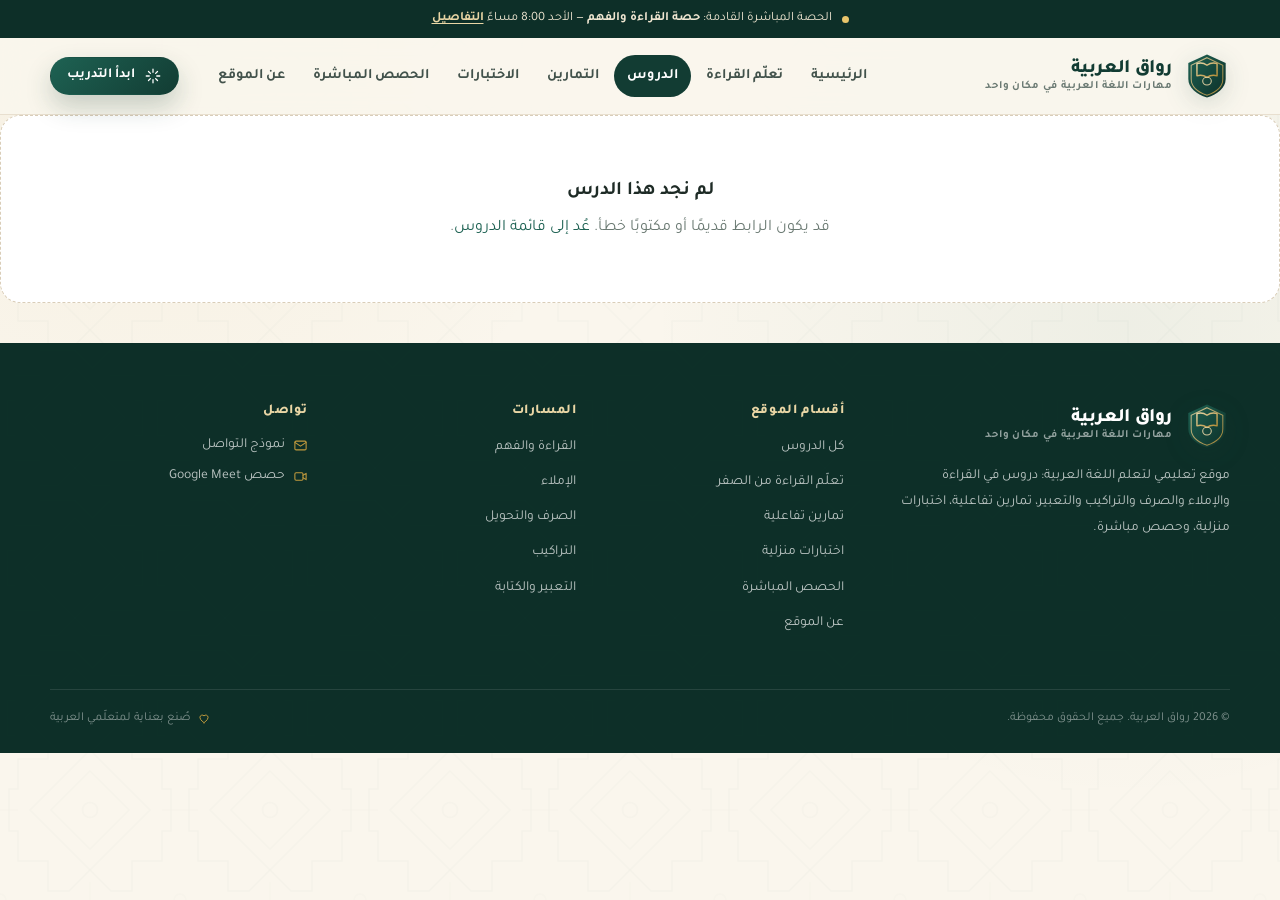
<file: lesson.html>
<!DOCTYPE html>
<html lang="ar" dir="rtl">
<head>
  <meta charset="utf-8">
  <meta name="viewport" content="width=device-width, initial-scale=1">
  <title>درس — رواق العربية</title>
  <meta name="description" content="درس في اللغة العربية: أهداف، شرح، أمثلة، جداول تلخيصية، خلاصة، وتمرين تفاعلي.">
  <link rel="icon" href="assets/img/favicon.svg" type="image/svg+xml">
  <link rel="preconnect" href="https://fonts.googleapis.com">
  <link rel="preconnect" href="https://fonts.gstatic.com" crossorigin>
  <link href="https://fonts.googleapis.com/css2?family=Tajawal:wght@400;500;700;800&family=Noto+Naskh+Arabic:wght@400;600;700&display=swap" rel="stylesheet">
  <link rel="stylesheet" href="assets/css/style.css?v=3">
</head>
<body data-page="lesson">
  <a class="skip-link" href="#main">تجاوز إلى المحتوى</a>
  <div data-header></div>

  <main id="main" data-lesson>
    <div class="container">
      <div class="lesson-layout">
        <article class="lesson-main">
          <div class="empty-state"><strong>جارٍ تحميل الدرس…</strong></div>
        </article>
      </div>
    </div>
  </main>

  <div data-footer></div>
  <script src="assets/js/config.js"></script>
  <script src="assets/js/data-lessons.js?v=3"></script>
  <script src="assets/js/data-quizzes.js?v=3"></script>
  <script src="assets/js/app.js"></script>
  <script src="assets/js/app-pages.js"></script>
</body>
</html>
</file>
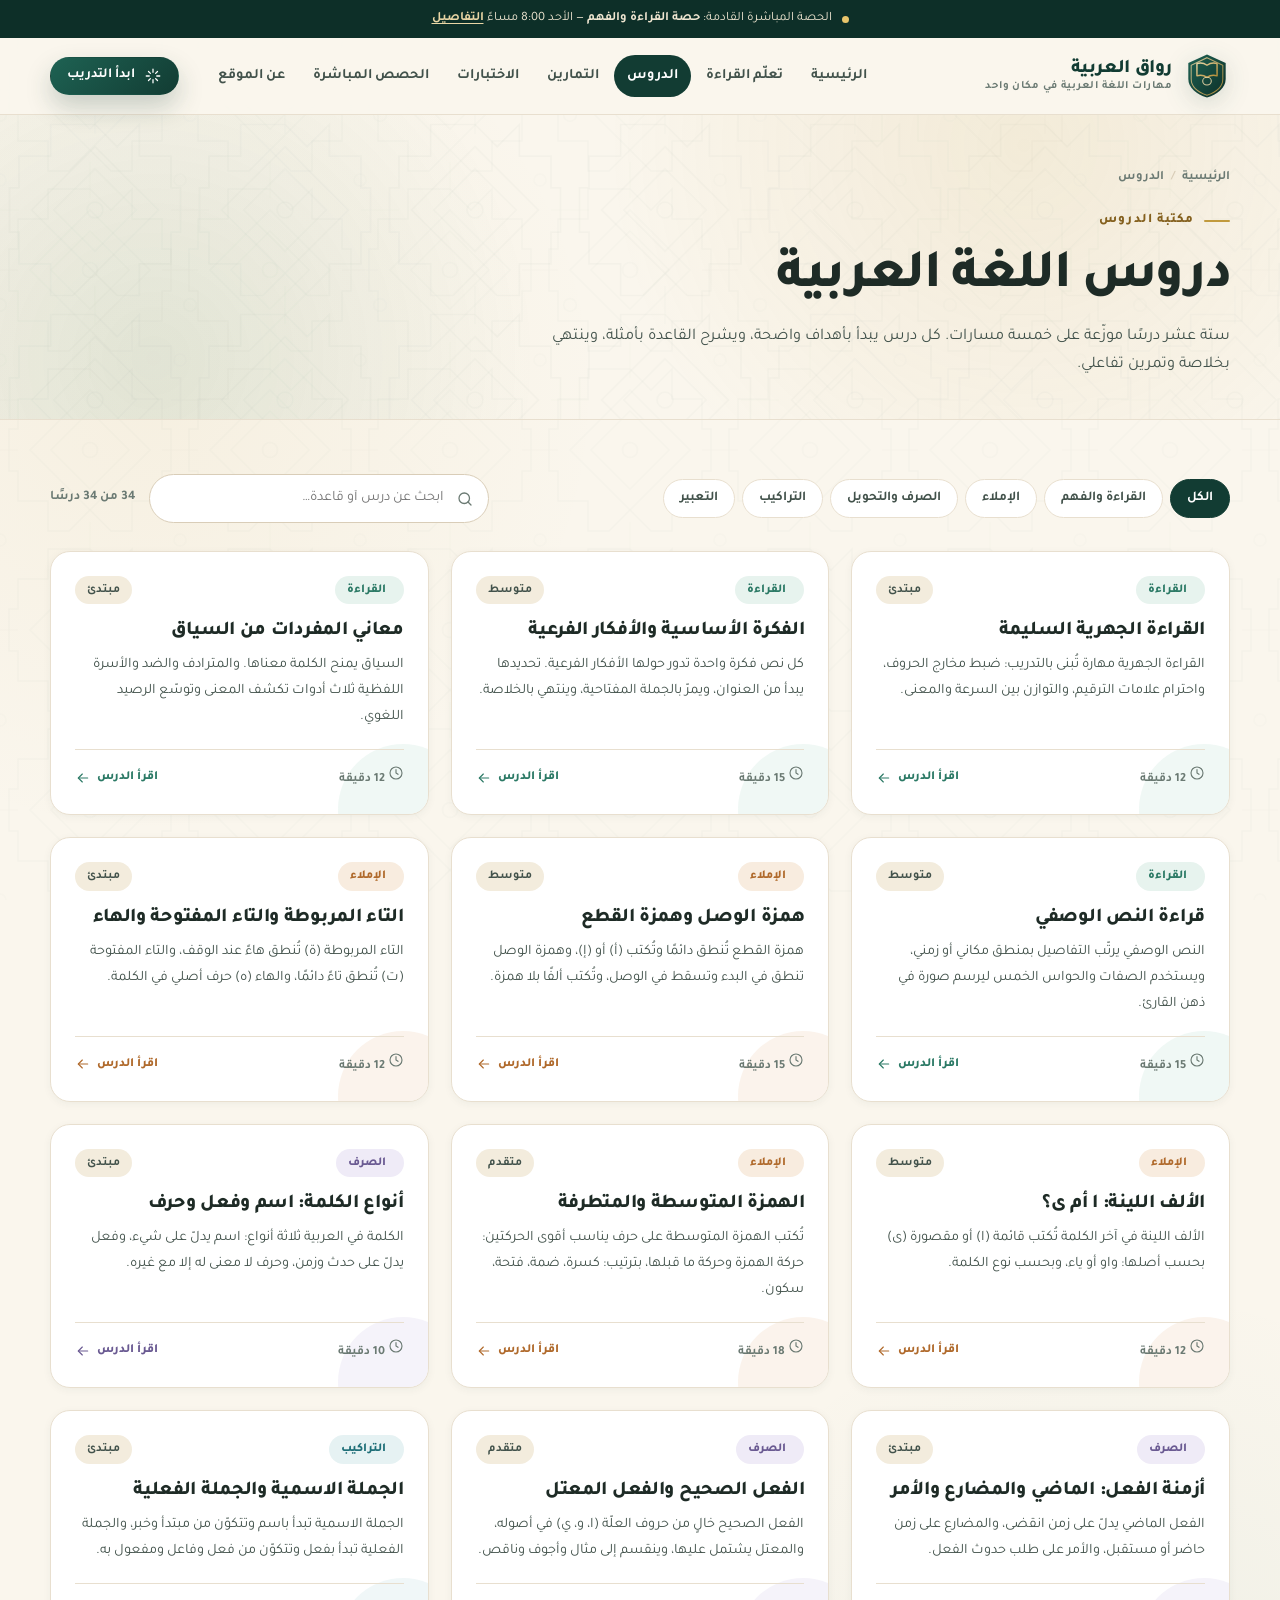
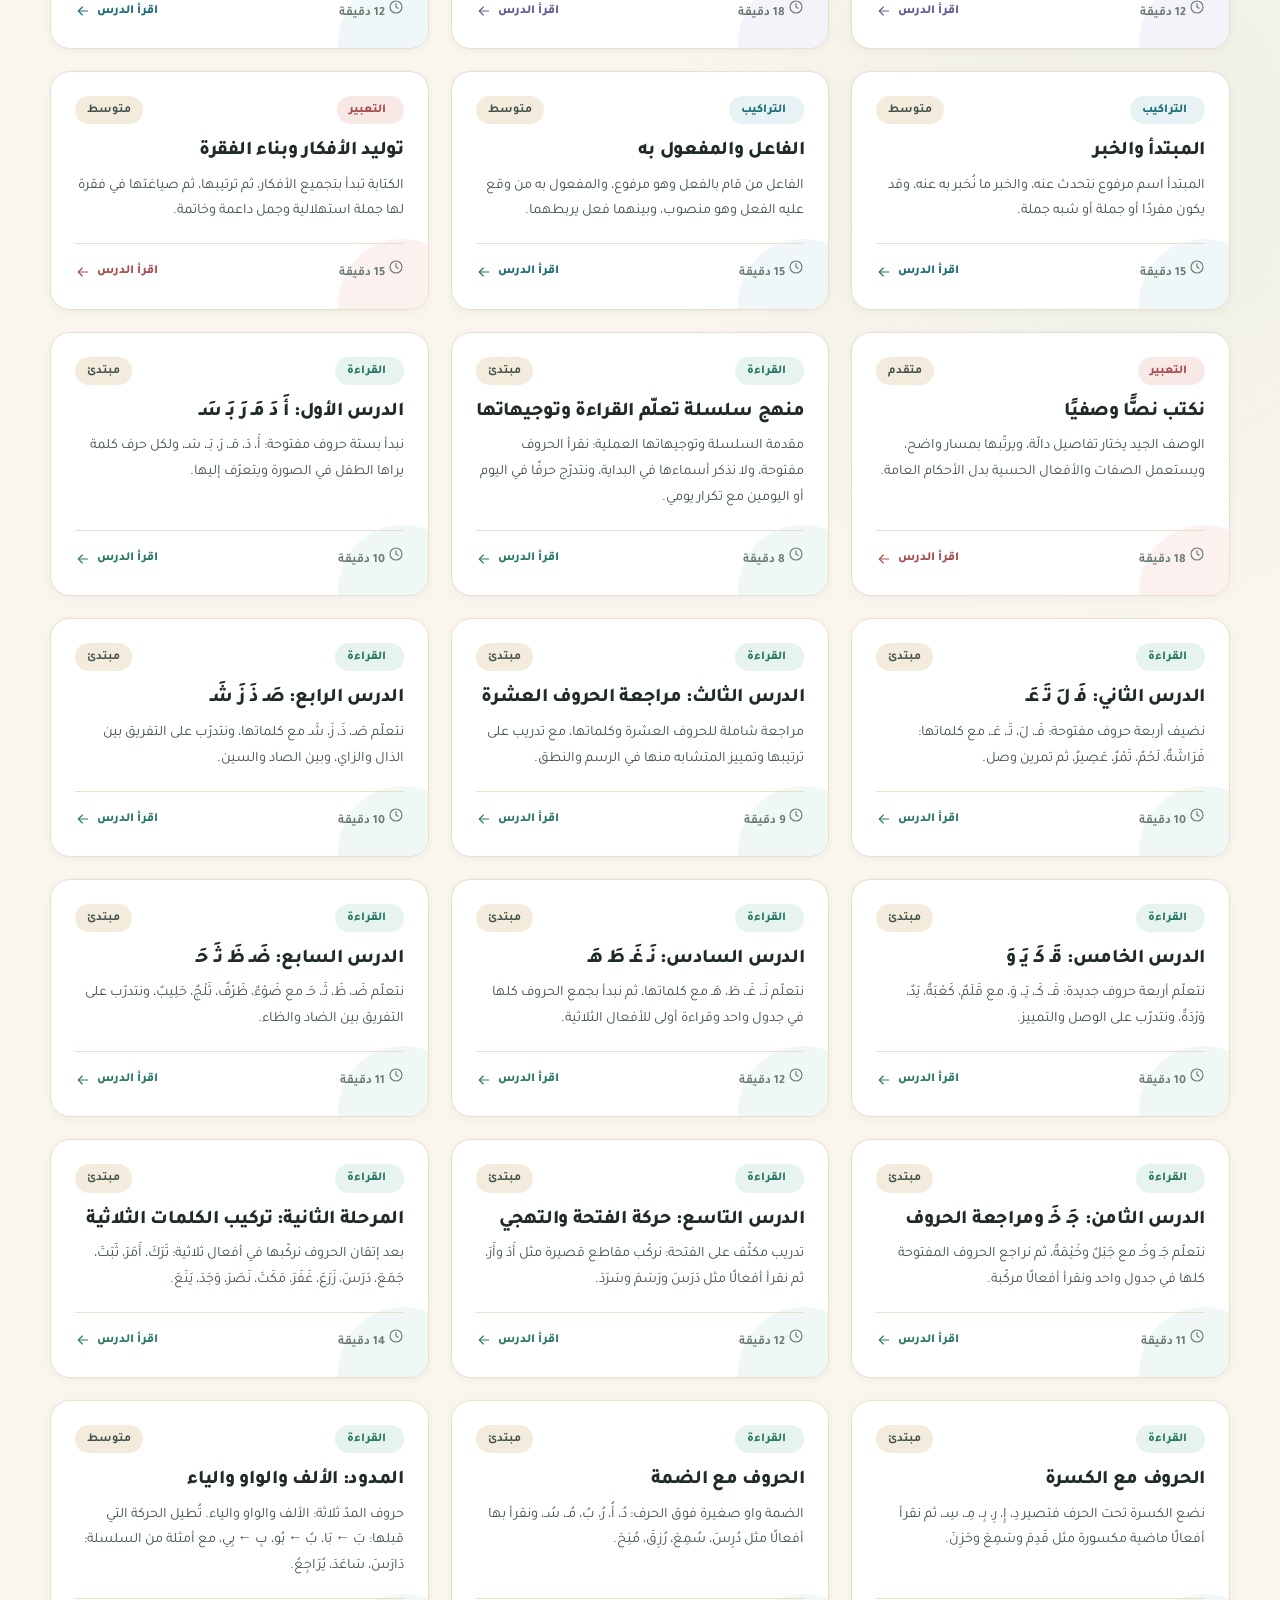
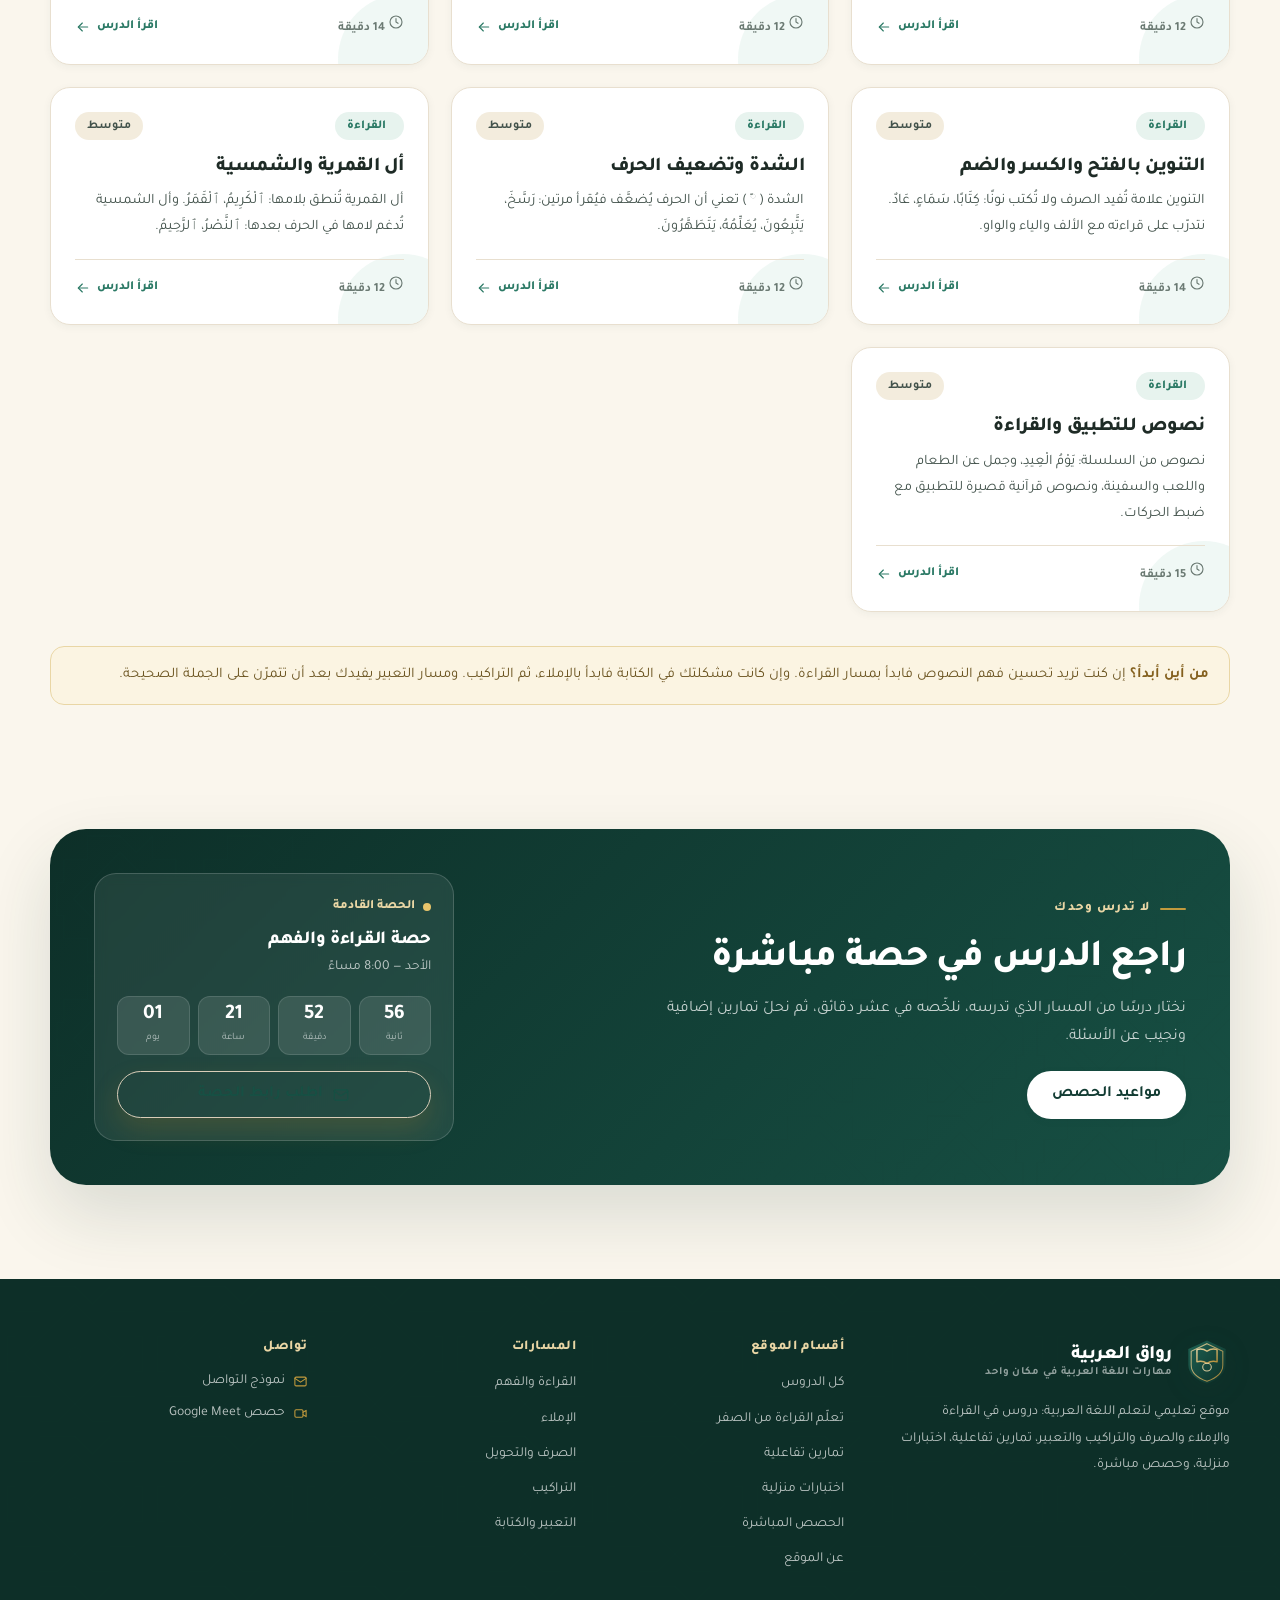
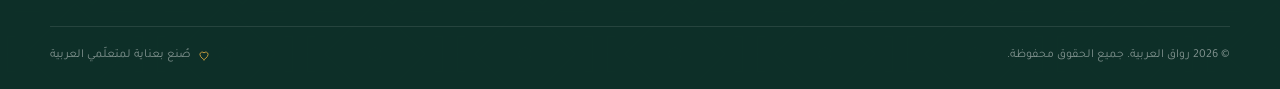
<file: lessons.html>
<!DOCTYPE html>
<html lang="ar" dir="rtl">
<head>
  <meta charset="utf-8">
  <meta name="viewport" content="width=device-width, initial-scale=1">
  <title>الدروس — رواق العربية</title>
  <meta name="description" content="دروس اللغة العربية مرتّبة في خمسة مسارات: القراءة والفهم، الإملاء، الصرف والتحويل، التراكيب، والتعبير والكتابة.">
  <link rel="icon" href="assets/img/favicon.svg" type="image/svg+xml">
  <link rel="preconnect" href="https://fonts.googleapis.com">
  <link rel="preconnect" href="https://fonts.gstatic.com" crossorigin>
  <link href="https://fonts.googleapis.com/css2?family=Tajawal:wght@400;500;700;800&family=Noto+Naskh+Arabic:wght@400;600;700&display=swap" rel="stylesheet">
  <link rel="stylesheet" href="assets/css/style.css?v=3">
</head>
<body data-page="lessons">
  <a class="skip-link" href="#main">تجاوز إلى المحتوى</a>
  <div data-header></div>

  <main id="main">
    <section class="page-hero">
      <div class="container">
        <nav class="breadcrumb" aria-label="مسار التنقل">
          <a href="index.html">الرئيسية</a><span class="sep">/</span><span>الدروس</span>
        </nav>
        <span class="eyebrow">مكتبة الدروس</span>
        <h1>دروس اللغة العربية</h1>
        <p class="lead">
          ستة عشر درسًا موزّعة على خمسة مسارات. كل درس يبدأ بأهداف واضحة، ويشرح القاعدة بأمثلة،
          وينتهي بخلاصة وتمرين تفاعلي.
        </p>
      </div>
    </section>

    <section class="section-tight">
      <div class="container">
        <div class="toolbar">
          <div class="filter-chips" role="group" aria-label="تصفية حسب المسار">
            <button type="button" class="filter-chip is-active" data-track-filter="all" aria-pressed="true">الكل</button>
            <button type="button" class="filter-chip" data-track-filter="reading" aria-pressed="false">القراءة والفهم</button>
            <button type="button" class="filter-chip" data-track-filter="imla" aria-pressed="false">الإملاء</button>
            <button type="button" class="filter-chip" data-track-filter="sarf" aria-pressed="false">الصرف والتحويل</button>
            <button type="button" class="filter-chip" data-track-filter="tarakib" aria-pressed="false">التراكيب</button>
            <button type="button" class="filter-chip" data-track-filter="writing" aria-pressed="false">التعبير</button>
          </div>
          <label class="search-field">
            <span class="visually-hidden" style="position:absolute;width:1px;height:1px;overflow:hidden;clip:rect(0 0 0 0)">ابحث في الدروس</span>
            <svg viewBox="0 0 24 24" fill="none" stroke="currentColor" stroke-width="1.7" stroke-linecap="round" stroke-linejoin="round" aria-hidden="true"><circle cx="11" cy="11" r="7"/><path d="m20 20-4-4"/></svg>
            <input type="search" placeholder="ابحث عن درس أو قاعدة…" data-lesson-search autocomplete="off">
          </label>
          <span class="results-count" data-results-count></span>
        </div>

        <div class="lessons-grid" data-lessons-grid></div>

        <div class="note-box" style="margin-top:34px">
          <strong>من أين أبدأ؟</strong>
          إن كنت تريد تحسين فهم النصوص فابدأ بمسار القراءة. وإن كانت مشكلتك في الكتابة فابدأ بالإملاء،
          ثم التراكيب. ومسار التعبير يفيدك بعد أن تتمرّن على الجملة الصحيحة.
        </div>
      </div>
    </section>

    <section class="section-tight">
      <div class="container">
        <div class="live-banner">
          <div>
            <span class="eyebrow">لا تدرس وحدك</span>
            <h2>راجع الدرس في حصة مباشرة</h2>
            <p>نختار درسًا من المسار الذي تدرسه، نلخّصه في عشر دقائق، ثم نحلّ تمارين إضافية ونجيب عن الأسئلة.</p>
            <div class="hero-actions" style="margin:20px 0 0">
              <a class="btn btn-light" href="live.html">مواعيد الحصص</a>
            </div>
          </div>
          <div class="live-panel" data-next-live></div>
        </div>
      </div>
    </section>
  </main>

  <div data-footer></div>
  <script src="assets/js/config.js"></script>
  <script src="assets/js/data-lessons.js?v=3"></script>
  <script src="assets/js/data-quizzes.js?v=3"></script>
  <script src="assets/js/app.js"></script>
  <script src="assets/js/app-pages.js"></script>
</body>
</html>
</file>
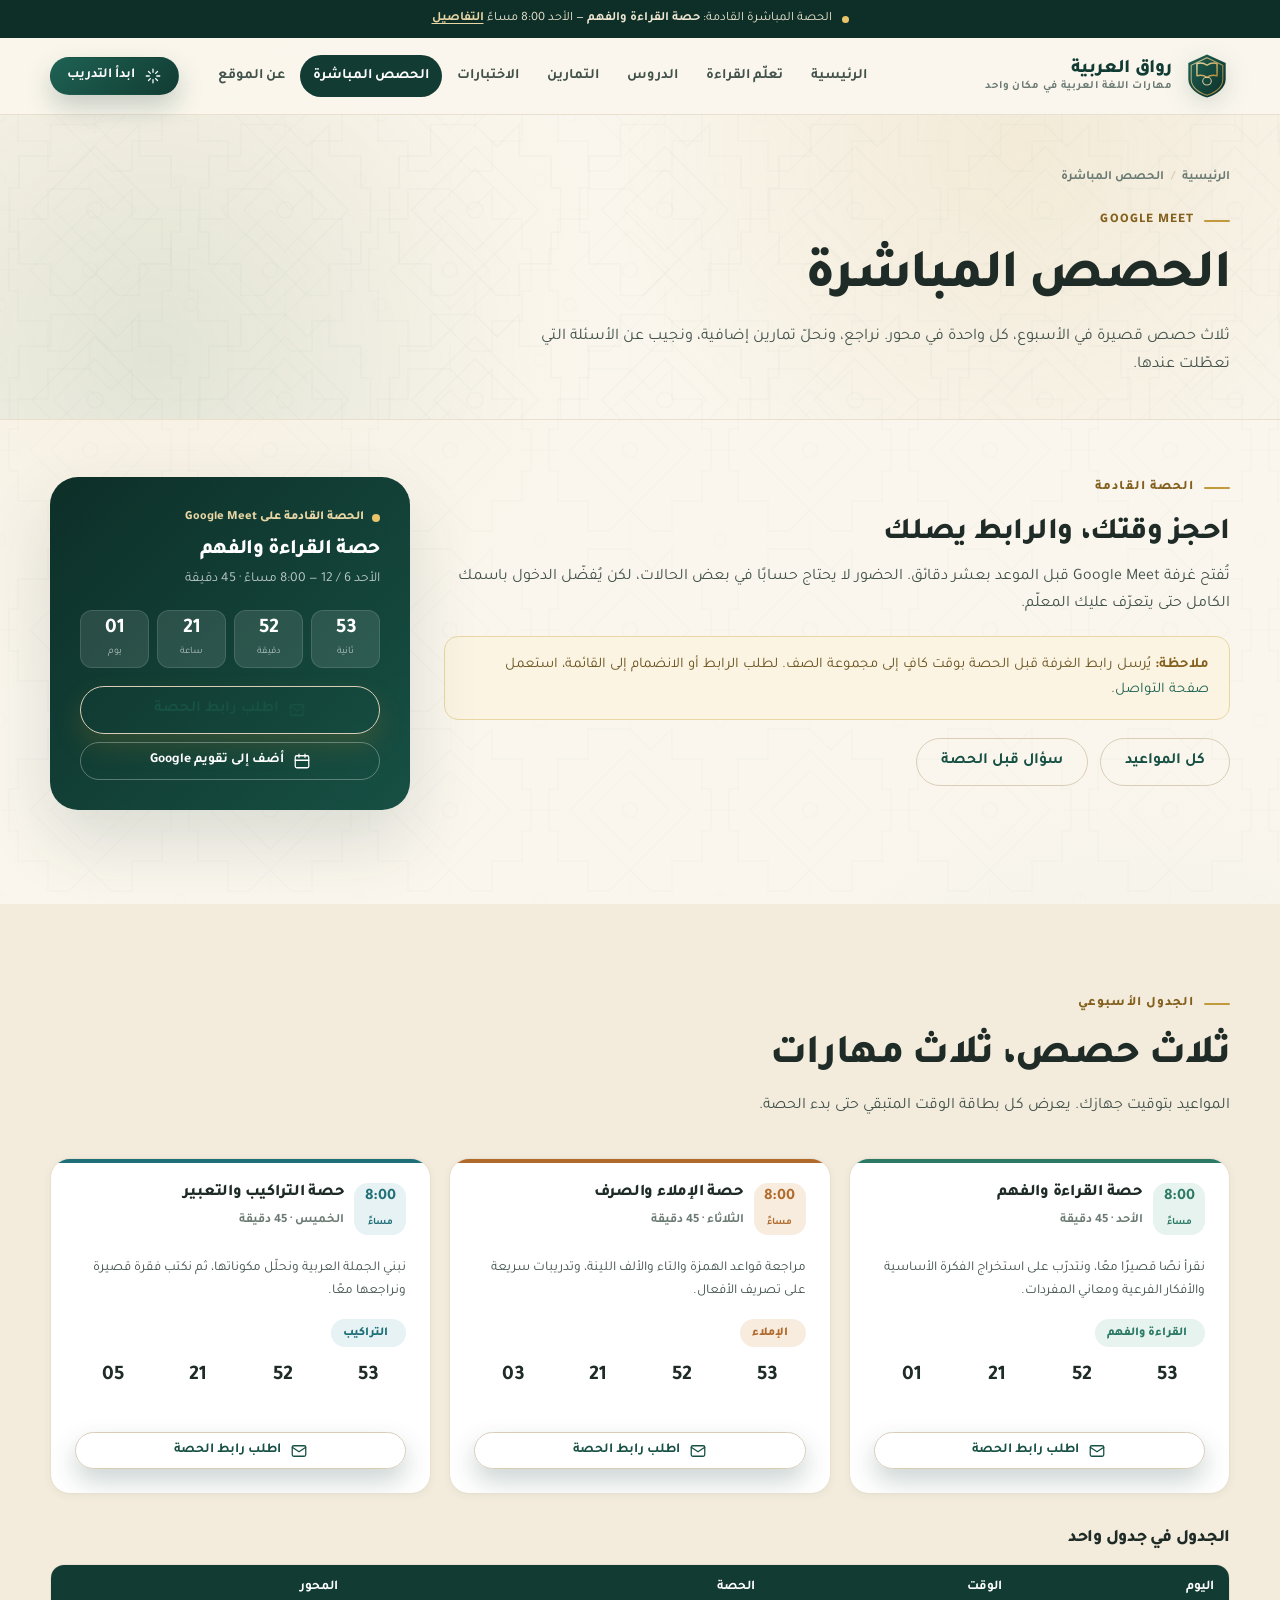
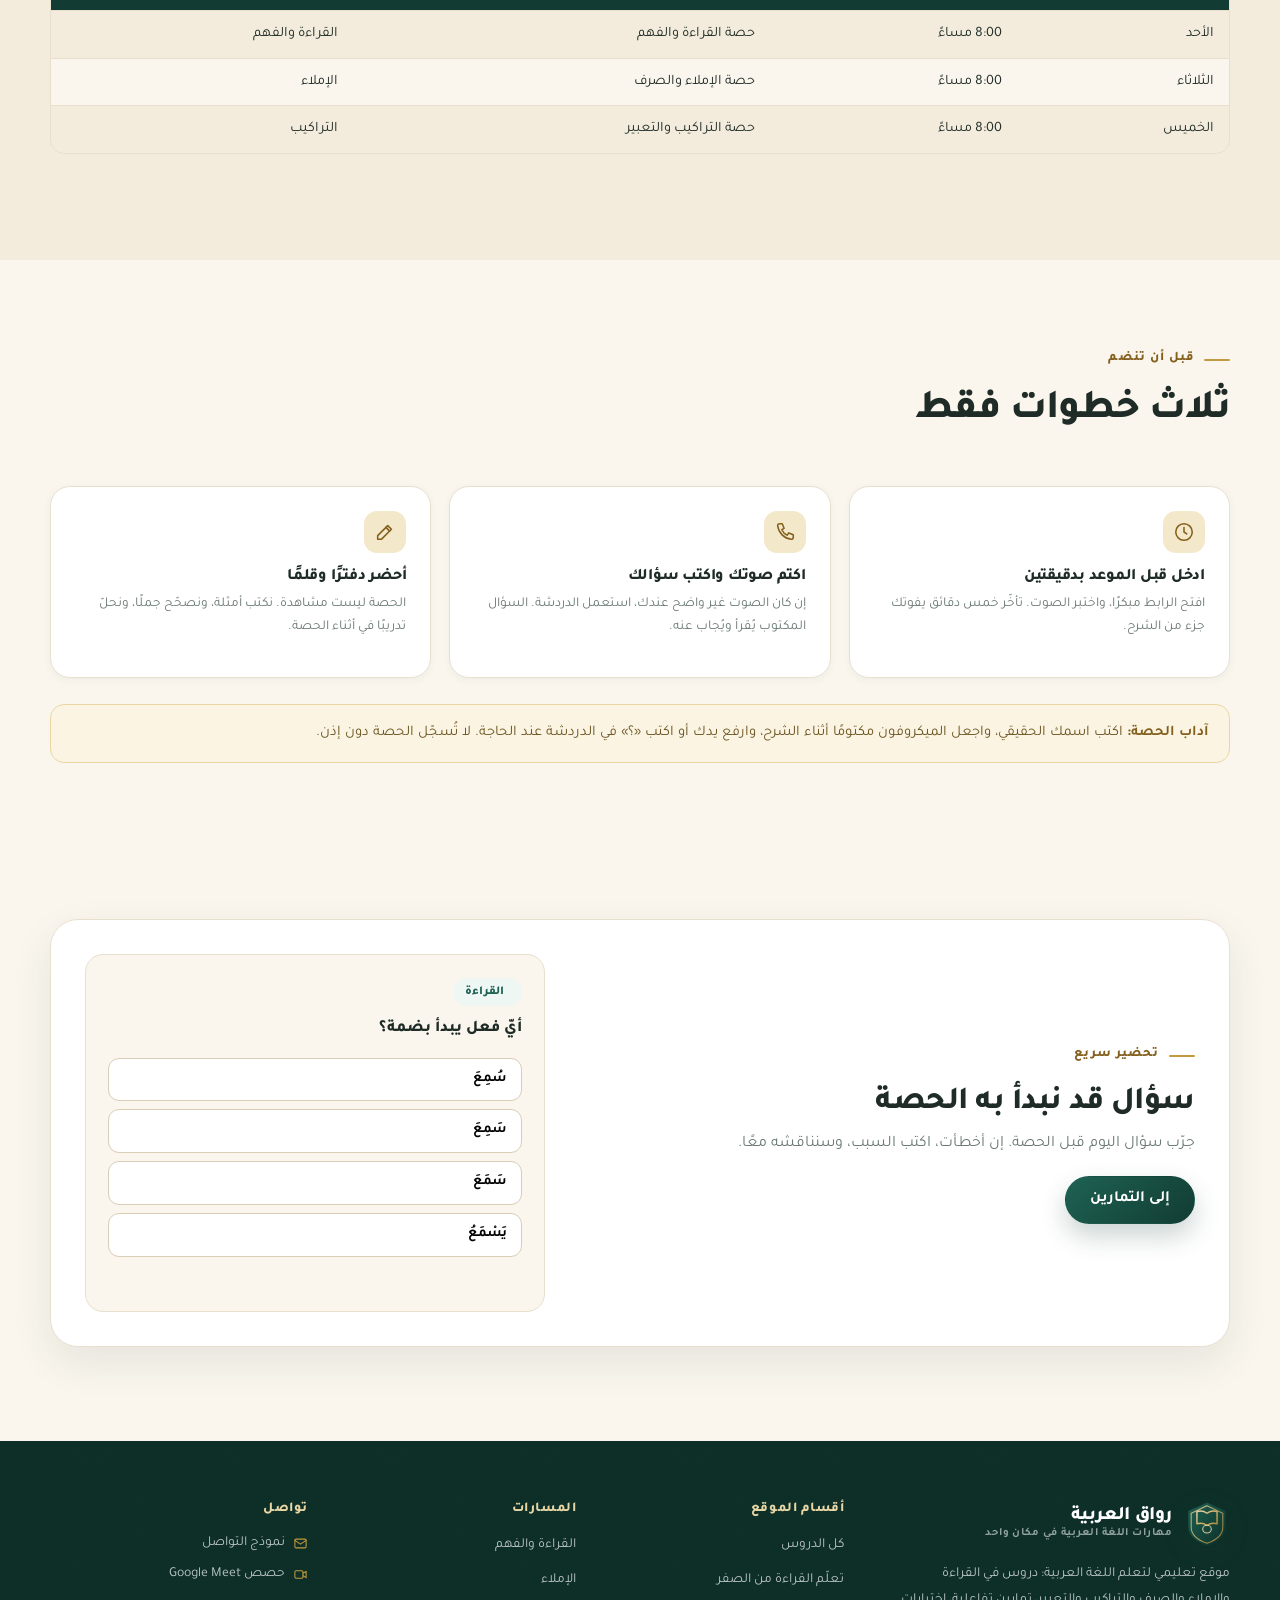
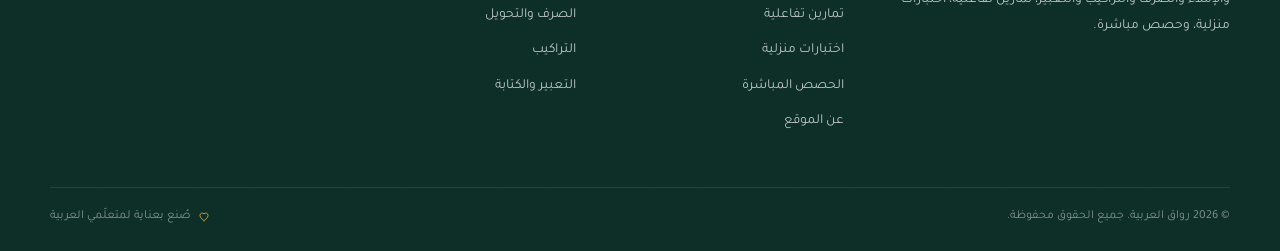
<file: live.html>
<!DOCTYPE html>
<html lang="ar" dir="rtl">
<head>
  <meta charset="utf-8">
  <meta name="viewport" content="width=device-width, initial-scale=1">
  <title>الحصص المباشرة — رواق العربية</title>
  <meta name="description" content="ثلاث حصص مباشرة أسبوعيًا على Google Meet في القراءة والإملاء والصرف والتراكيب والتعبير، مع مواعيد وعدّاد تنازلي.">
  <link rel="icon" href="assets/img/favicon.svg" type="image/svg+xml">
  <link rel="preconnect" href="https://fonts.googleapis.com">
  <link rel="preconnect" href="https://fonts.gstatic.com" crossorigin>
  <link href="https://fonts.googleapis.com/css2?family=Tajawal:wght@400;500;700;800&family=Noto+Naskh+Arabic:wght@400;600;700&display=swap" rel="stylesheet">
  <link rel="stylesheet" href="assets/css/style.css?v=3">
</head>
<body data-page="live">
  <a class="skip-link" href="#main">تجاوز إلى المحتوى</a>
  <div data-header></div>

  <main id="main">
    <section class="page-hero">
      <div class="container">
        <nav class="breadcrumb" aria-label="مسار التنقل">
          <a href="index.html">الرئيسية</a><span class="sep">/</span><span>الحصص المباشرة</span>
        </nav>
        <span class="eyebrow">Google Meet</span>
        <h1>الحصص المباشرة</h1>
        <p class="lead">
          ثلاث حصص قصيرة في الأسبوع، كل واحدة في محور. نراجع، ونحلّ تمارين إضافية،
          ونجيب عن الأسئلة التي تعطّلت عندها.
        </p>
      </div>
    </section>

    <section class="section-tight">
      <div class="container">
        <div class="live-hero">
          <div>
            <span class="eyebrow">الحصة القادمة</span>
            <h2 class="section-title" style="font-size:1.9rem">احجز وقتك، والرابط يصلك</h2>
            <p class="section-sub">
              تُفتح غرفة Google Meet قبل الموعد بعشر دقائق. الحضور لا يحتاج حسابًا في بعض الحالات،
              لكن يُفضّل الدخول باسمك الكامل حتى يتعرّف عليك المعلّم.
            </p>
            <div data-meet-note style="margin-top:18px"></div>
            <div class="hero-actions" style="margin-top:18px">
              <a class="btn btn-ghost" href="#schedule">كل المواعيد</a>
              <a class="btn btn-ghost" href="about.html#contact">سؤال قبل الحصة</a>
            </div>
          </div>
          <div data-live-hero></div>
        </div>
      </div>
    </section>

    <section class="section bg-deep" id="schedule">
      <div class="container">
        <div class="section-head">
          <div>
            <span class="eyebrow">الجدول الأسبوعي</span>
            <h2 class="section-title">ثلاث حصص، ثلاث مهارات</h2>
            <p class="section-sub">المواعيد بتوقيت جهازك. يعرض كل بطاقة الوقت المتبقي حتى بدء الحصة.</p>
          </div>
        </div>
        <div class="schedule-grid" data-schedule></div>

        <div style="margin-top:34px">
          <h3 style="font-size:1.1rem;margin-bottom:12px">الجدول في جدول واحد</h3>
          <div data-week-calendar></div>
        </div>
      </div>
    </section>

    <section class="section">
      <div class="container">
        <div class="section-head">
          <div>
            <span class="eyebrow">قبل أن تنضم</span>
            <h2 class="section-title">ثلاث خطوات فقط</h2>
          </div>
        </div>
        <div class="live-tips">
          <div class="tip-card">
            <span class="tip-icon"><svg viewBox="0 0 24 24" fill="none" stroke="currentColor" stroke-width="1.7" stroke-linecap="round" stroke-linejoin="round" aria-hidden="true"><circle cx="12" cy="12" r="9"/><path d="M12 7v5l3 2"/></svg></span>
            <h3>ادخل قبل الموعد بدقيقتين</h3>
            <p>افتح الرابط مبكرًا، واختبر الصوت. تأخّر خمس دقائق يفوتك جزء من الشرح.</p>
          </div>
          <div class="tip-card">
            <span class="tip-icon"><svg viewBox="0 0 24 24" fill="none" stroke="currentColor" stroke-width="1.7" stroke-linecap="round" stroke-linejoin="round" aria-hidden="true"><path d="M6 3h3l2 5-2.5 1.5a12 12 0 0 0 6 6L16 13l5 2v3a2 2 0 0 1-2.2 2A17 17 0 0 1 4 5.2 2 2 0 0 1 6 3Z"/></svg></span>
            <h3>اكتم صوتك واكتب سؤالك</h3>
            <p>إن كان الصوت غير واضح عندك، استعمل الدردشة. السؤال المكتوب يُقرأ ويُجاب عنه.</p>
          </div>
          <div class="tip-card">
            <span class="tip-icon"><svg viewBox="0 0 24 24" fill="none" stroke="currentColor" stroke-width="1.7" stroke-linecap="round" stroke-linejoin="round" aria-hidden="true"><path d="m15 5 4 4L8 20H4v-4Z"/><path d="m13 7 4 4"/></svg></span>
            <h3>أحضر دفترًا وقلمًا</h3>
            <p>الحصة ليست مشاهدة. نكتب أمثلة، ونصحّح جملًا، ونحلّ تدريبًا في أثناء الحصة.</p>
          </div>
        </div>

        <div class="note-box" style="margin-top:26px">
          <strong>آداب الحصة:</strong> اكتب اسمك الحقيقي، واجعل الميكروفون مكتومًا أثناء الشرح،
          وارفع يدك أو اكتب «؟» في الدردشة عند الحاجة. لا تُسجّل الحصة دون إذن.
        </div>
      </div>
    </section>

    <section class="section-tight">
      <div class="container">
        <div class="daily-question">
          <div class="dq-copy">
            <span class="eyebrow">تحضير سريع</span>
            <h2>سؤال قد نبدأ به الحصة</h2>
            <p>جرّب سؤال اليوم قبل الحصة. إن أخطأت، اكتب السبب، وسنناقشه معًا.</p>
            <a class="btn btn-primary" href="exercises.html" style="margin-top:18px">إلى التمارين</a>
          </div>
          <div data-daily></div>
        </div>
      </div>
    </section>
  </main>

  <div data-footer></div>
  <script src="assets/js/config.js"></script>
  <script src="assets/js/data-lessons.js?v=3"></script>
  <script src="assets/js/data-quizzes.js?v=3"></script>
  <script src="assets/js/app.js"></script>
  <script src="assets/js/app-pages.js"></script>
</body>
</html>
</file>
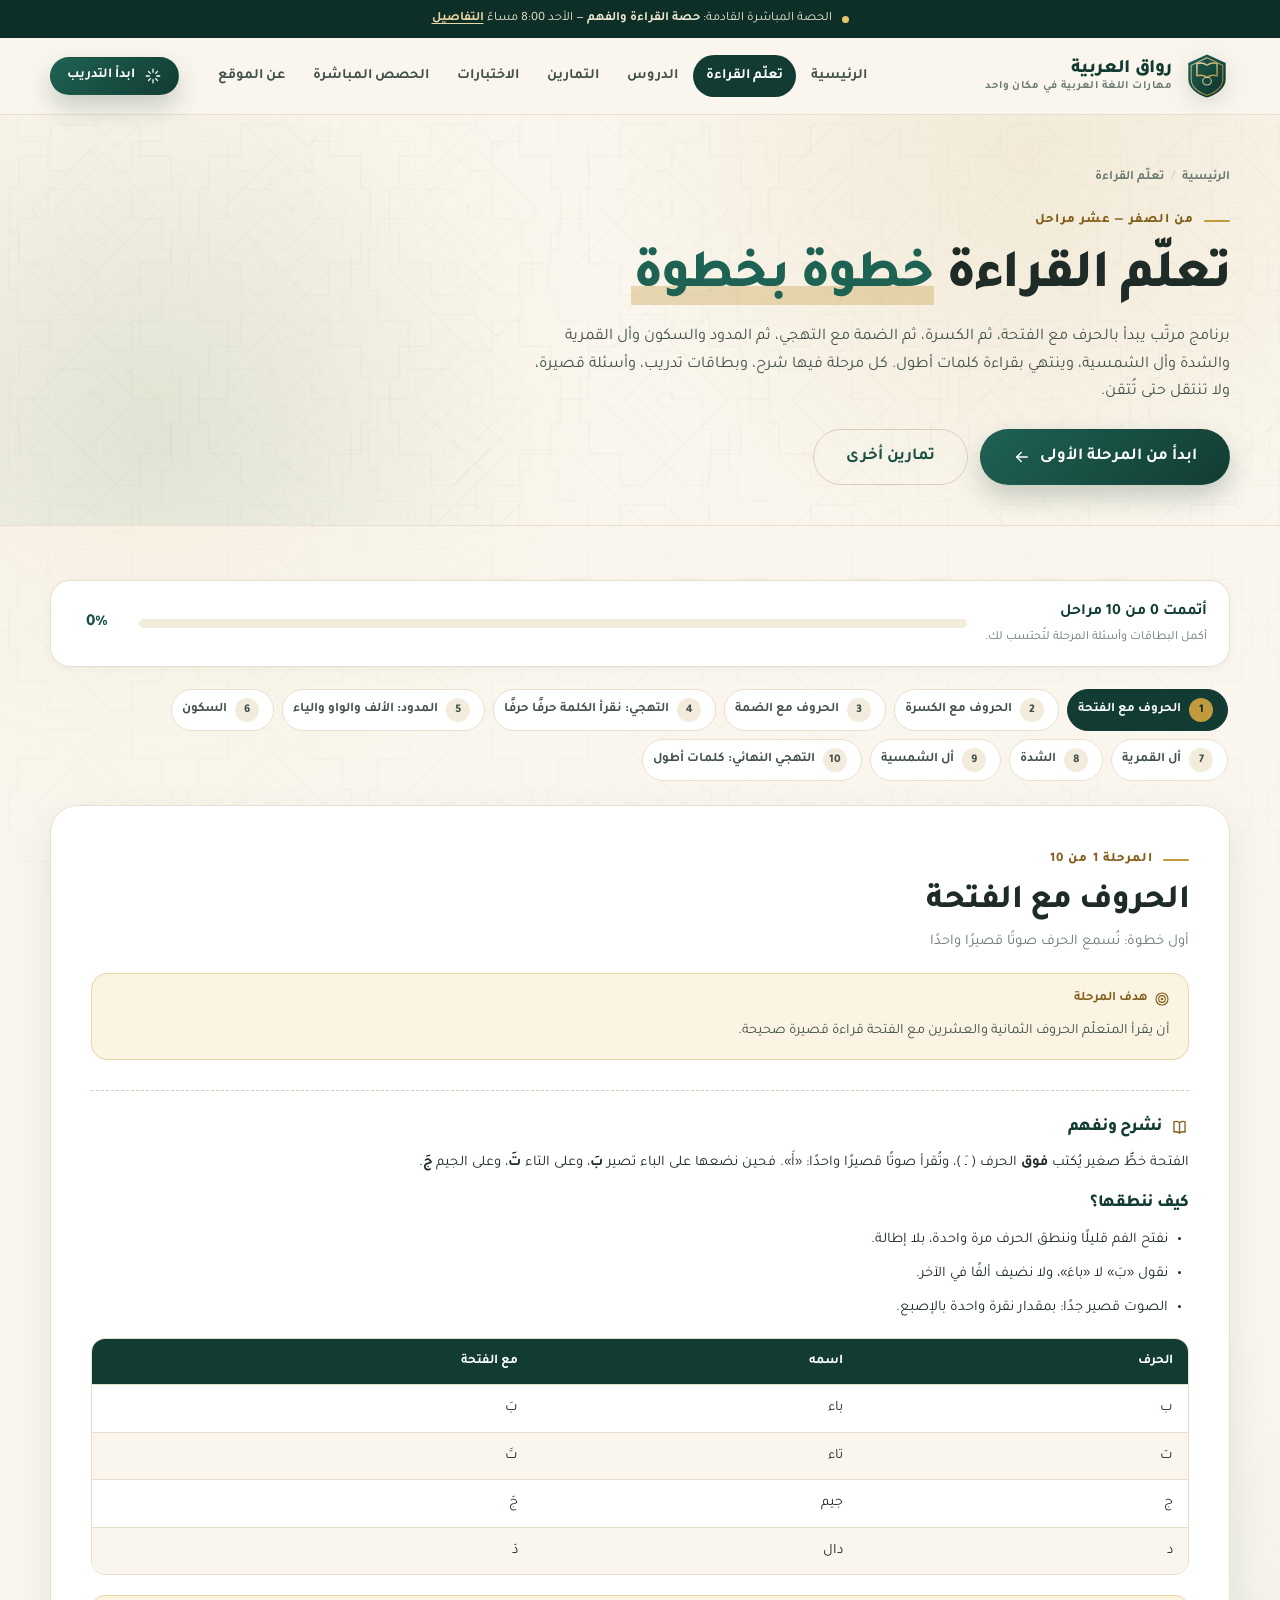
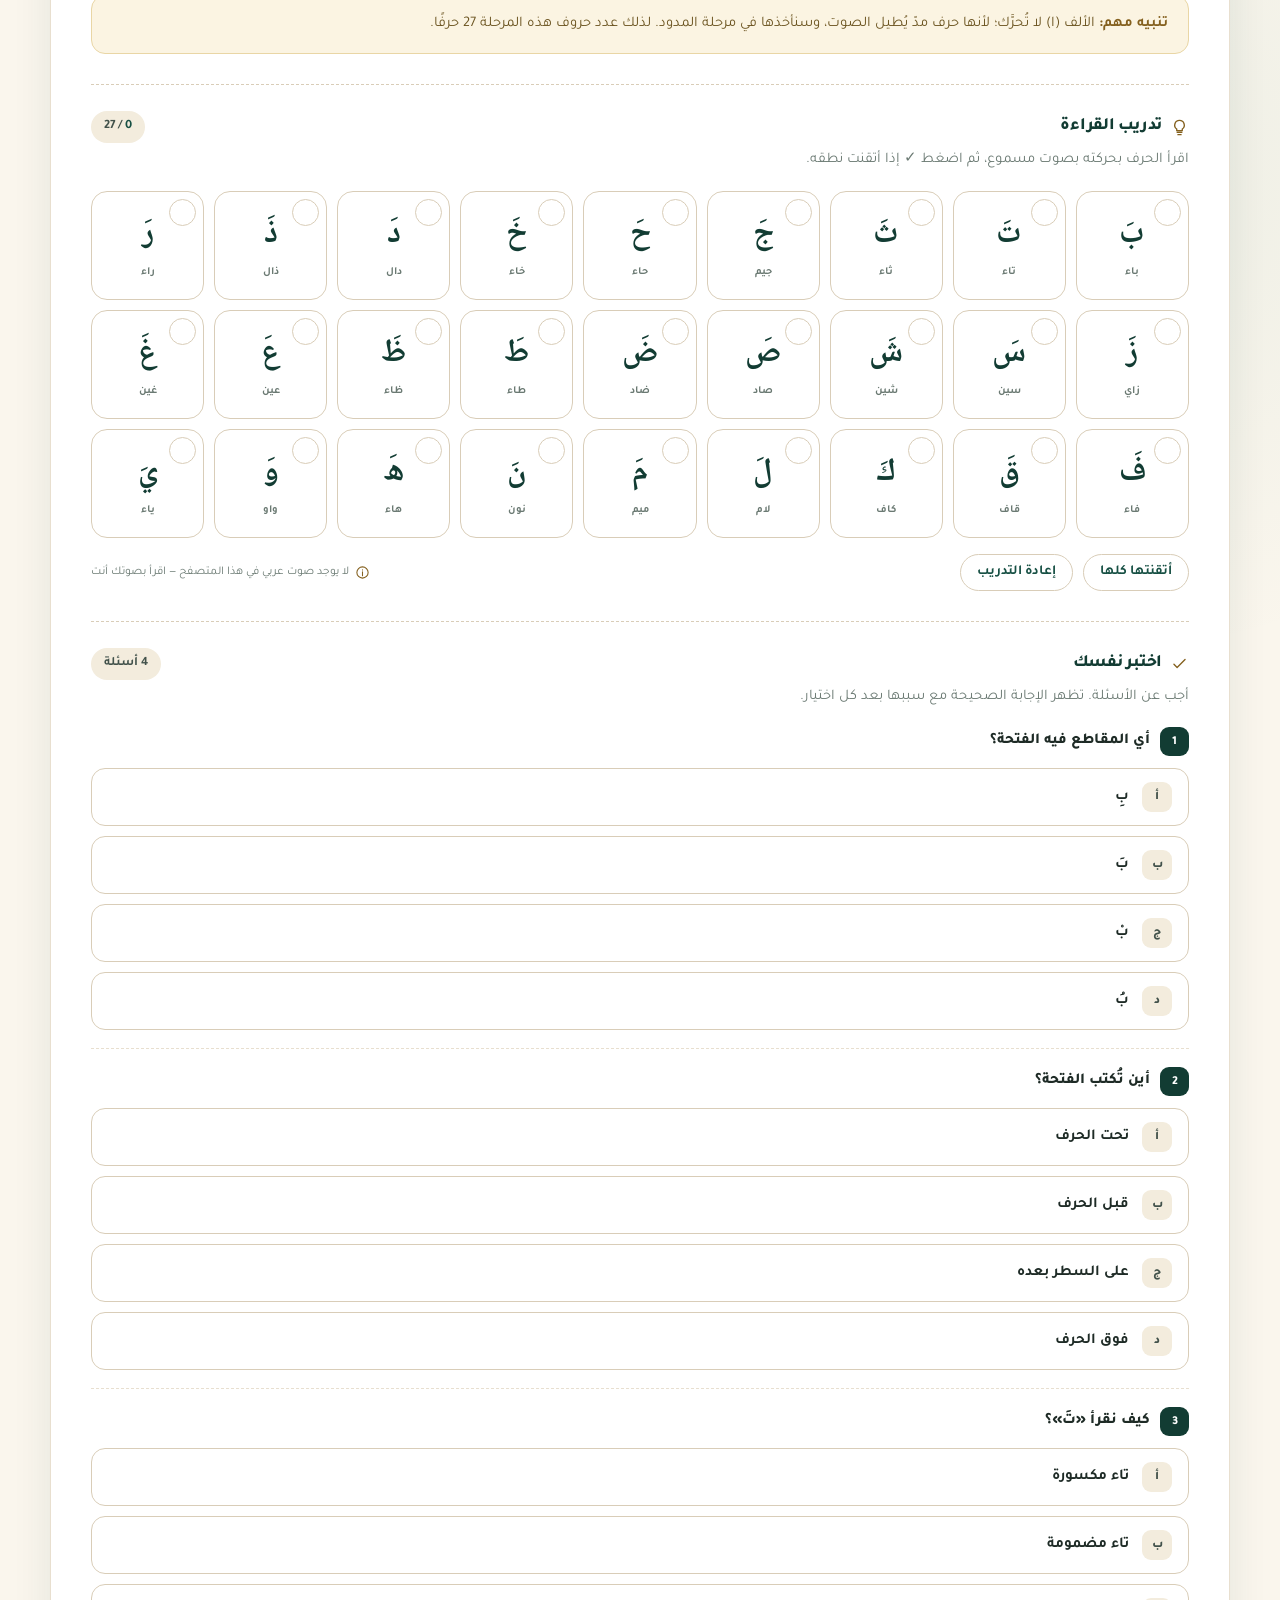
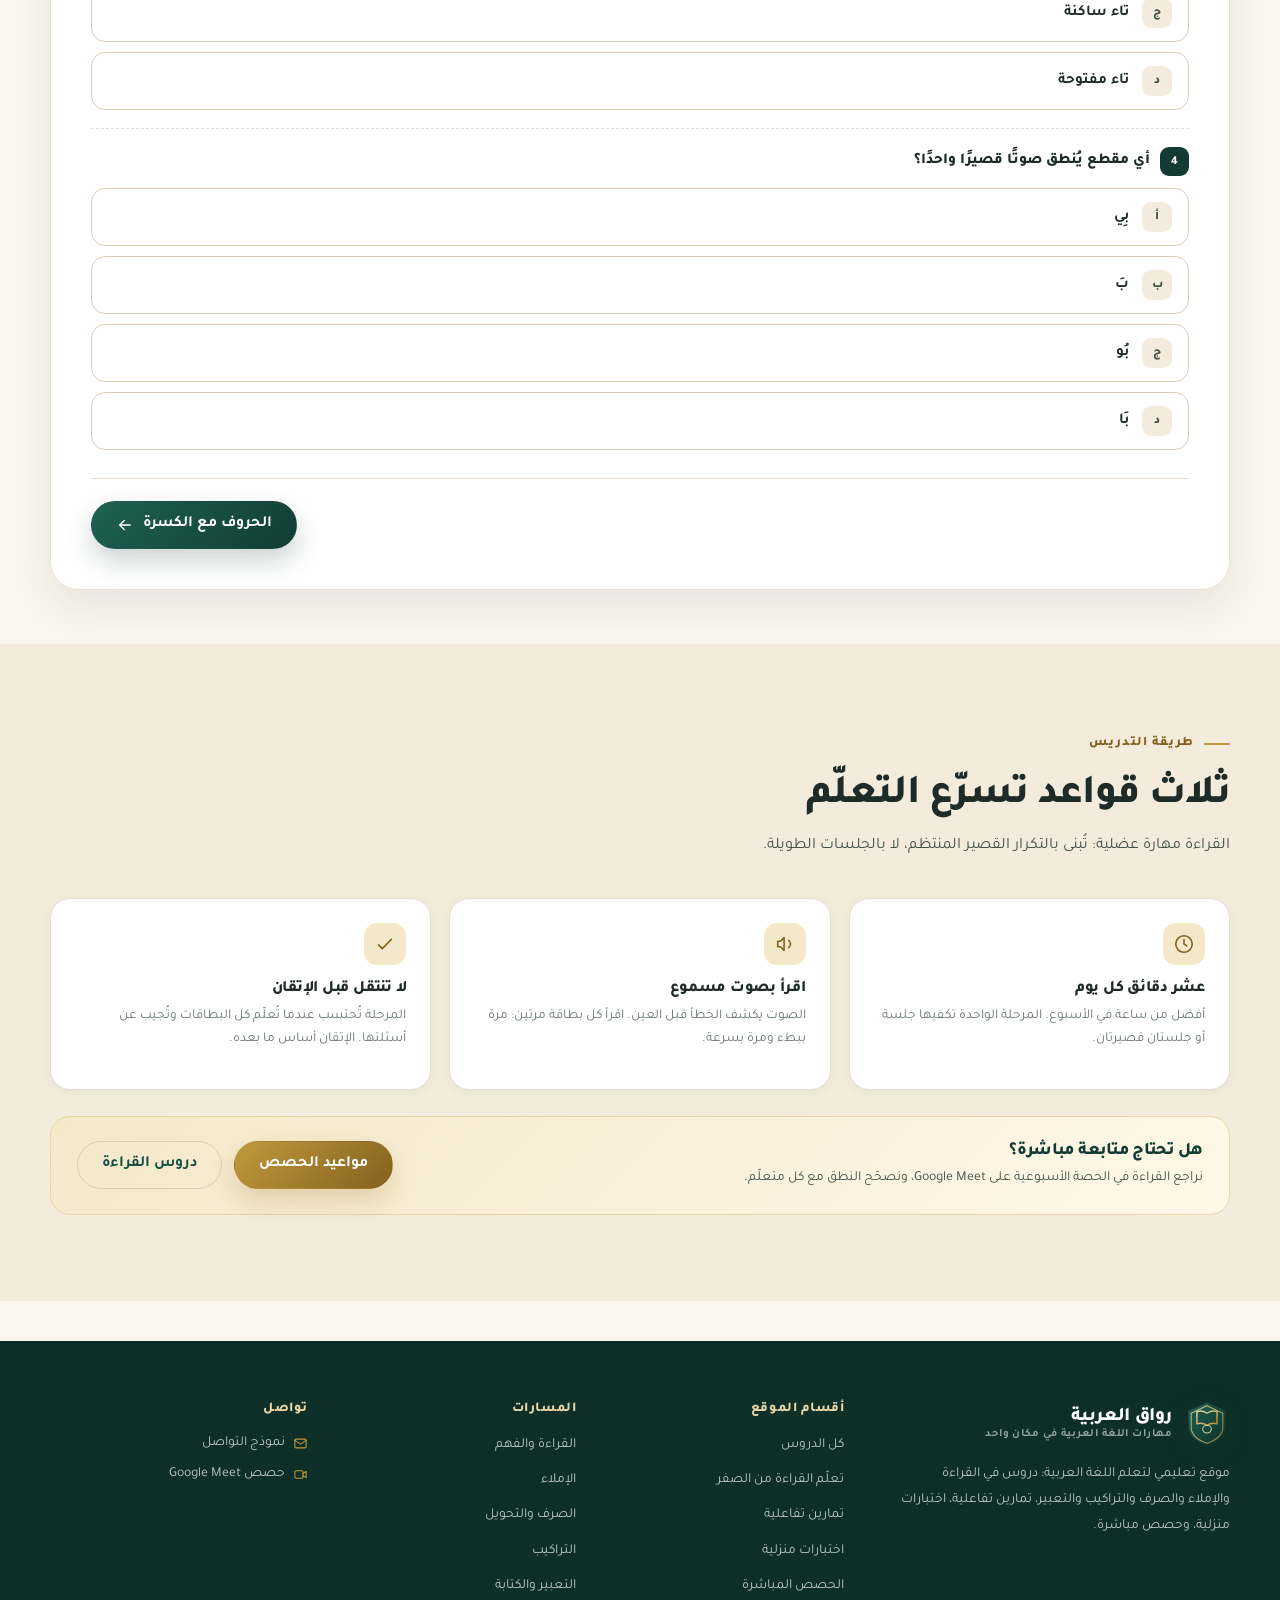
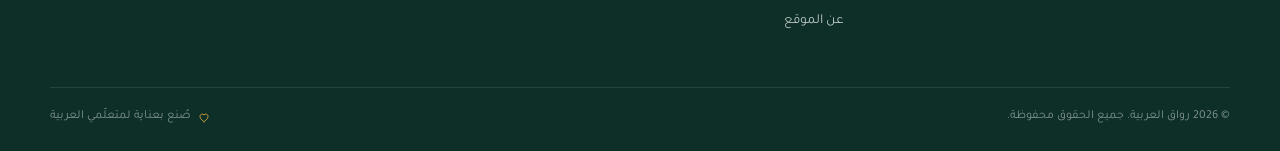
<file: reading.html>
<!DOCTYPE html>
<html lang="ar" dir="rtl">
<head>
  <meta charset="utf-8">
  <meta name="viewport" content="width=device-width, initial-scale=1">
  <title>تعلّم القراءة من الصفر — رواق العربية</title>
  <meta name="description" content="برنامج متدرّج لتعلّم قراءة العربية من الصفر: الحروف بالفتحة والكسرة والضمة مع التهجي، ثم المدود والسكون وأل القمرية والشدة وأل الشمسية والتهجي النهائي.">
  <link rel="icon" href="assets/img/favicon.svg" type="image/svg+xml">
  <link rel="preconnect" href="https://fonts.googleapis.com">
  <link rel="preconnect" href="https://fonts.gstatic.com" crossorigin>
  <link href="https://fonts.googleapis.com/css2?family=Tajawal:wght@400;500;700;800&family=Noto+Naskh+Arabic:wght@400;600;700&display=swap" rel="stylesheet">
  <link rel="stylesheet" href="assets/css/style.css?v=3">
</head>
<body data-page="reading">
  <a class="skip-link" href="#main">تجاوز إلى المحتوى</a>
  <div data-header></div>

  <main id="main">
    <section class="page-hero">
      <div class="container">
        <nav class="breadcrumb" aria-label="مسار التنقل">
          <a href="index.html">الرئيسية</a><span class="sep">/</span><span>تعلّم القراءة</span>
        </nav>
        <span class="eyebrow">من الصفر — عشر مراحل</span>
        <h1>تعلّم القراءة <span class="accent">خطوة بخطوة</span></h1>
        <p class="lead">
          برنامج مرتّب يبدأ بالحرف مع الفتحة، ثم الكسرة، ثم الضمة مع التهجي،
          ثم المدود والسكون وأل القمرية والشدة وأل الشمسية، وينتهي بقراءة كلمات أطول.
          كل مرحلة فيها شرح، وبطاقات تدريب، وأسئلة قصيرة، ولا تنتقل حتى تُتقن.
        </p>
        <div class="hero-actions">
          <a class="btn btn-primary btn-lg" href="#program">
            ابدأ من المرحلة الأولى
            <svg viewBox="0 0 24 24" fill="none" stroke="currentColor" stroke-width="1.8" stroke-linecap="round" stroke-linejoin="round" aria-hidden="true"><path d="M19 12H5"/><path d="m11 18-6-6 6-6"/></svg>
          </a>
          <a class="btn btn-ghost btn-lg" href="exercises.html">تمارين أخرى</a>
        </div>
      </div>
    </section>

    <section class="section-tight" id="program">
      <div class="container">
        <div class="read-progress" data-read-progress></div>
        <div class="reading-steps" data-read-steps aria-label="مراحل البرنامج"></div>
        <div class="read-panel" data-read-stage></div>
      </div>
    </section>

    <section class="section bg-deep">
      <div class="container">
        <div class="section-head">
          <div>
            <span class="eyebrow">طريقة التدريس</span>
            <h2 class="section-title">ثلاث قواعد تسرّع التعلّم</h2>
            <p class="section-sub">القراءة مهارة عضلية: تُبنى بالتكرار القصير المنتظم، لا بالجلسات الطويلة.</p>
          </div>
        </div>
        <div class="live-tips">
          <div class="tip-card">
            <span class="tip-icon"><svg viewBox="0 0 24 24" fill="none" stroke="currentColor" stroke-width="1.7" stroke-linecap="round" stroke-linejoin="round" aria-hidden="true"><circle cx="12" cy="12" r="9"/><path d="M12 7v5l3 2"/></svg></span>
            <h3>عشر دقائق كل يوم</h3>
            <p>أفضل من ساعة في الأسبوع. المرحلة الواحدة تكفيها جلسة أو جلستان قصيرتان.</p>
          </div>
          <div class="tip-card">
            <span class="tip-icon"><svg viewBox="0 0 24 24" fill="none" stroke="currentColor" stroke-width="1.7" stroke-linecap="round" stroke-linejoin="round" aria-hidden="true"><path d="M4 9h3l4-4v14l-4-4H4Z"/><path d="M16 8a5 5 0 0 1 0 8"/></svg></span>
            <h3>اقرأ بصوت مسموع</h3>
            <p>الصوت يكشف الخطأ قبل العين. اقرأ كل بطاقة مرتين: مرة ببطء ومرة بسرعة.</p>
          </div>
          <div class="tip-card">
            <span class="tip-icon"><svg viewBox="0 0 24 24" fill="none" stroke="currentColor" stroke-width="1.7" stroke-linecap="round" stroke-linejoin="round" aria-hidden="true"><path d="m5 13 4 4L19 7"/></svg></span>
            <h3>لا تنتقل قبل الإتقان</h3>
            <p>المرحلة تُحتسب عندما تُعلّم كل البطاقات وتُجيب عن أسئلتها. الإتقان أساس ما بعده.</p>
          </div>
        </div>
        <div class="read-cta">
          <div>
            <h3>هل تحتاج متابعة مباشرة؟</h3>
            <p>نراجع القراءة في الحصة الأسبوعية على Google Meet، ونصحّح النطق مع كل متعلّم.</p>
          </div>
          <div class="hero-actions" style="margin:0">
            <a class="btn btn-gold" href="live.html">مواعيد الحصص</a>
            <a class="btn btn-ghost" href="lessons.html?track=reading">دروس القراءة</a>
          </div>
        </div>
      </div>
    </section>
  </main>

  <div data-footer></div>
  <script src="assets/js/config.js"></script>
  <script src="assets/js/data-lessons.js?v=3"></script>
  <script src="assets/js/data-quizzes.js?v=3"></script>
  <script src="assets/js/data-reading.js?v=3"></script>
  <script src="assets/js/app.js"></script>
  <script src="assets/js/app-pages.js"></script>
  <script src="assets/js/app-reading.js"></script>
</body>
</html>
</file>
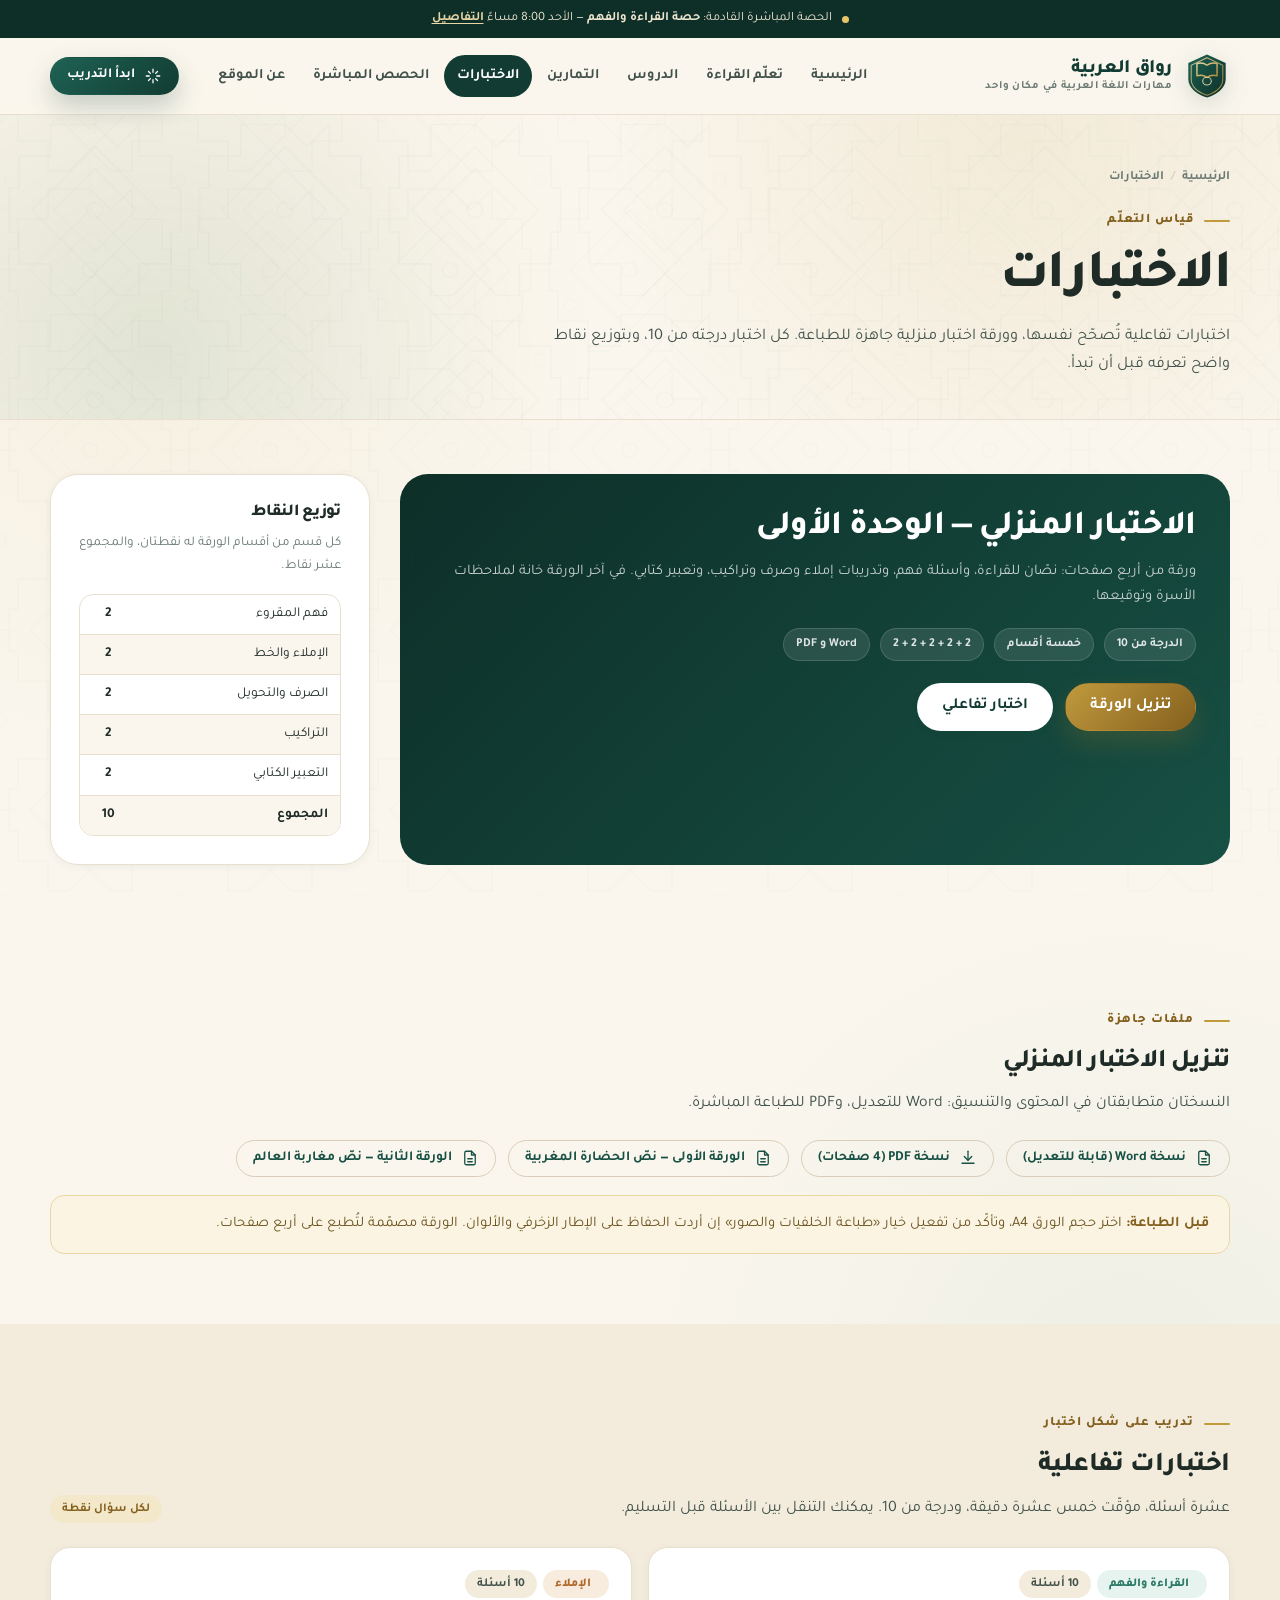
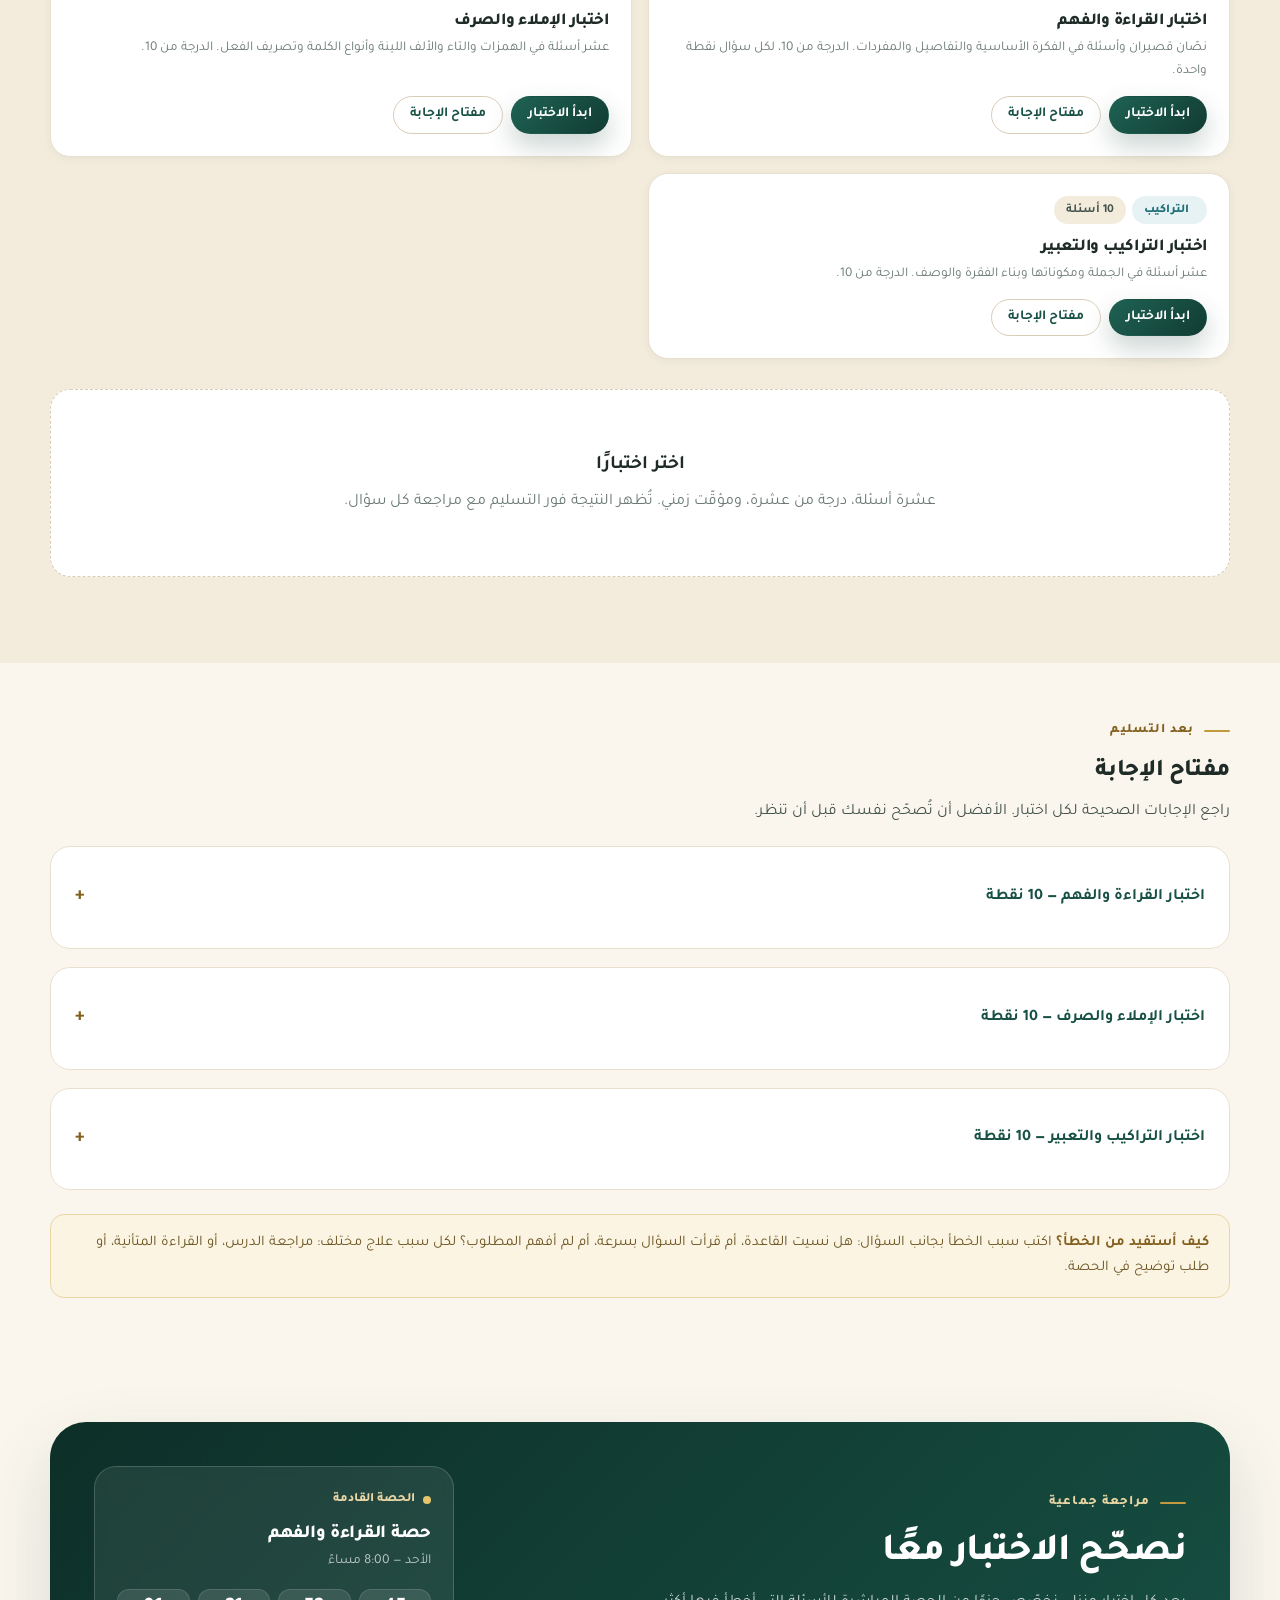
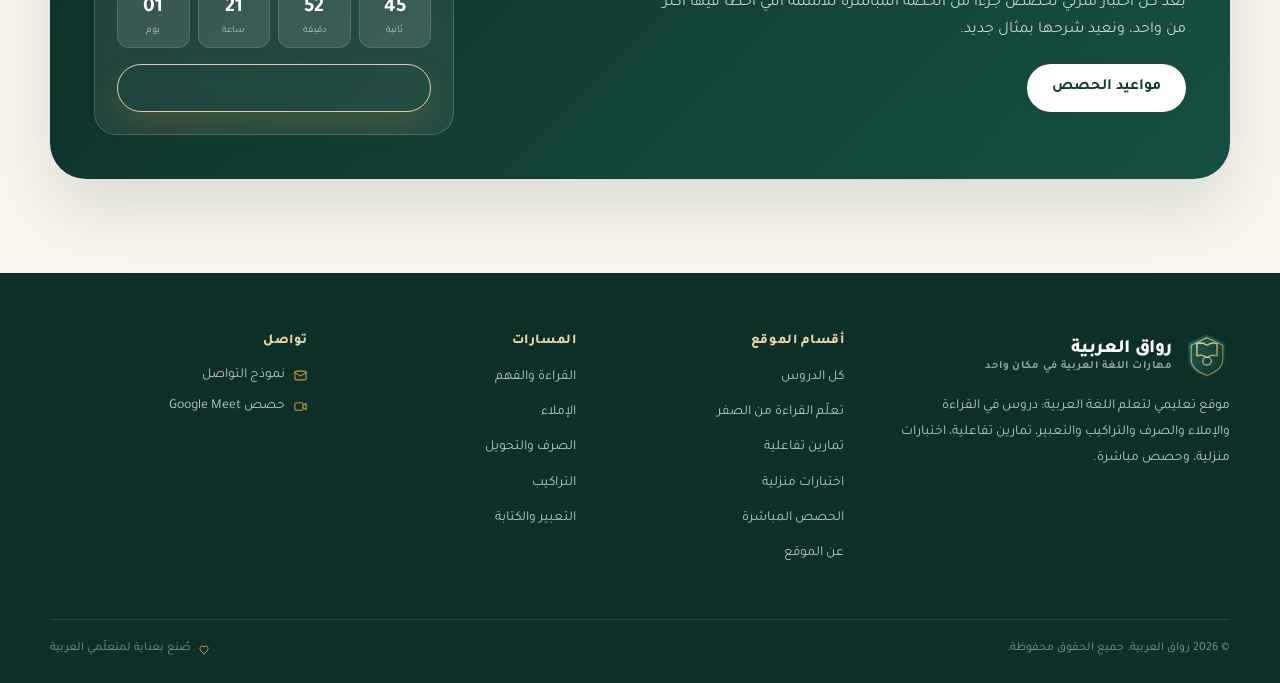
<file: tests.html>
<!DOCTYPE html>
<html lang="ar" dir="rtl">
<head>
  <meta charset="utf-8">
  <meta name="viewport" content="width=device-width, initial-scale=1">
  <title>الاختبارات — رواق العربية</title>
  <meta name="description" content="اختبارات تفاعلية بتصحيح فوري ومؤقّت، واختبار منزلي جاهز للطباعة بصيغتي Word وPDF بدرجة من 10 وتوزيع واضح للنقاط.">
  <link rel="icon" href="assets/img/favicon.svg" type="image/svg+xml">
  <link rel="preconnect" href="https://fonts.googleapis.com">
  <link rel="preconnect" href="https://fonts.gstatic.com" crossorigin>
  <link href="https://fonts.googleapis.com/css2?family=Tajawal:wght@400;500;700;800&family=Noto+Naskh+Arabic:wght@400;600;700&display=swap" rel="stylesheet">
  <link rel="stylesheet" href="assets/css/style.css?v=3">
</head>
<body data-page="tests">
  <a class="skip-link" href="#main">تجاوز إلى المحتوى</a>
  <div data-header></div>

  <main id="main">
    <section class="page-hero">
      <div class="container">
        <nav class="breadcrumb" aria-label="مسار التنقل">
          <a href="index.html">الرئيسية</a><span class="sep">/</span><span>الاختبارات</span>
        </nav>
        <span class="eyebrow">قياس التعلّم</span>
        <h1>الاختبارات</h1>
        <p class="lead">
          اختبارات تفاعلية تُصحّح نفسها، وورقة اختبار منزلية جاهزة للطباعة.
          كل اختبار درجته من 10، وبتوزيع نقاط واضح تعرفه قبل أن تبدأ.
        </p>
      </div>
    </section>

    <section class="section-tight">
      <div class="container">
        <div class="exam-hero">
          <div class="exam-intro">
            <h2>الاختبار المنزلي — الوحدة الأولى</h2>
            <p>
              ورقة من أربع صفحات: نصّان للقراءة، وأسئلة فهم، وتدريبات إملاء وصرف وتراكيب،
              وتعبير كتابي. في آخر الورقة خانة لملاحظات الأسرة وتوقيعها.
            </p>
            <div class="exam-facts">
              <span>الدرجة من 10</span>
              <span>خمسة أقسام</span>
              <span>2 + 2 + 2 + 2 + 2</span>
              <span>Word و PDF</span>
            </div>
            <div class="hero-actions" style="margin:0">
              <a class="btn btn-gold" href="#downloads">تنزيل الورقة</a>
              <a class="btn btn-light" href="#interactive">اختبار تفاعلي</a>
            </div>
          </div>
          <div class="exam-side">
            <h3>توزيع النقاط</h3>
            <p>كل قسم من أقسام الورقة له نقطتان، والمجموع عشر نقاط.</p>
            <div class="table-wrap" style="margin:0">
              <table>
                <tbody>
                  <tr><td>فهم المقروء</td><td style="width:56px;text-align:center"><strong>2</strong></td></tr>
                  <tr><td>الإملاء والخط</td><td style="text-align:center"><strong>2</strong></td></tr>
                  <tr><td>الصرف والتحويل</td><td style="text-align:center"><strong>2</strong></td></tr>
                  <tr><td>التراكيب</td><td style="text-align:center"><strong>2</strong></td></tr>
                  <tr><td>التعبير الكتابي</td><td style="text-align:center"><strong>2</strong></td></tr>
                  <tr><td><strong>المجموع</strong></td><td style="text-align:center"><strong>10</strong></td></tr>
                </tbody>
              </table>
            </div>
          </div>
        </div>
      </div>
    </section>

    <section class="section-tight" id="downloads">
      <div class="container">
        <div class="section-head" style="margin-bottom:22px">
          <div>
            <span class="eyebrow">ملفات جاهزة</span>
            <h2 class="section-title" style="font-size:1.6rem">تنزيل الاختبار المنزلي</h2>
            <p class="section-sub">النسختان متطابقتان في المحتوى والتنسيق: Word للتعديل، وPDF للطباعة المباشرة.</p>
          </div>
        </div>
        <div class="hero-actions" data-downloads style="margin:0"></div>
        <div class="note-box" style="margin-top:18px">
          <strong>قبل الطباعة:</strong> اختر حجم الورق A4، وتأكّد من تفعيل خيار «طباعة الخلفيات والصور»
          إن أردت الحفاظ على الإطار الزخرفي والألوان. الورقة مصمّمة لتُطبع على أربع صفحات.
        </div>
      </div>
    </section>

    <section class="section bg-deep" id="interactive">
      <div class="container">
        <div class="section-head" style="margin-bottom:24px">
          <div>
            <span class="eyebrow">تدريب على شكل اختبار</span>
            <h2 class="section-title" style="font-size:1.7rem">اختبارات تفاعلية</h2>
            <p class="section-sub">عشرة أسئلة، مؤقّت خمس عشرة دقيقة، ودرجة من 10. يمكنك التنقل بين الأسئلة قبل التسليم.</p>
          </div>
          <span class="chip chip-gold">لكل سؤال نقطة</span>
        </div>
        <div class="exam-modes" data-exam-cards></div>
        <div class="exam-stage" data-exam-stage></div>
      </div>
    </section>

    <section class="section-tight" id="answer-key">
      <div class="container">
        <div class="section-head" style="margin-bottom:20px">
          <div>
            <span class="eyebrow">بعد التسليم</span>
            <h2 class="section-title" style="font-size:1.5rem">مفتاح الإجابة</h2>
            <p class="section-sub">راجع الإجابات الصحيحة لكل اختبار. الأفضل أن تُصحّح نفسك قبل أن تنظر.</p>
          </div>
        </div>
        <div data-answer-keys></div>

        <div class="note-box" style="margin-top:24px">
          <strong>كيف أستفيد من الخطأ؟</strong>
          اكتب سبب الخطأ بجانب السؤال: هل نسيت القاعدة، أم قرأت السؤال بسرعة، أم لم أفهم المطلوب؟
          لكل سبب علاج مختلف: مراجعة الدرس، أو القراءة المتأنية، أو طلب توضيح في الحصة.
        </div>
      </div>
    </section>

    <section class="section-tight">
      <div class="container">
        <div class="live-banner">
          <div>
            <span class="eyebrow">مراجعة جماعية</span>
            <h2>نصحّح الاختبار معًا</h2>
            <p>بعد كل اختبار منزلي نخصّص جزءًا من الحصة المباشرة للأسئلة التي أخطأ فيها أكثر من واحد، ونعيد شرحها بمثال جديد.</p>
            <div class="hero-actions" style="margin:20px 0 0">
              <a class="btn btn-light" href="live.html">مواعيد الحصص</a>
            </div>
          </div>
          <div class="live-panel" data-next-live></div>
        </div>
      </div>
    </section>
  </main>

  <div data-footer></div>
  <script src="assets/js/config.js"></script>
  <script src="assets/js/data-lessons.js?v=3"></script>
  <script src="assets/js/data-quizzes.js?v=3"></script>
  <script src="assets/js/app.js"></script>
  <script src="assets/js/app-pages.js"></script>
</body>
</html>
</file>
<file: assets/css/style.css>
/* ============================================================
   رواق العربية — ورقة الأنماط الرئيسية
   ============================================================ */

:root {
  --ink: #1e2b26;
  --ink-soft: #42524b;
  --muted: #6b7a73;
  --bg: #faf6ed;
  --bg-deep: #f3ecdd;
  --surface: #ffffff;
  --green-950: #0d2f28;
  --green-900: #123c33;
  --green-800: #175044;
  --green-700: #1e6253;
  --green-600: #2c7a66;
  --green-100: #dcefe7;
  --green-50: #eef7f3;
  --gold-700: #84601e;
  --gold-600: #b28a32;
  --gold-500: #c19a3d;
  --gold-200: #e9d6a5;
  --gold-100: #f4e8ca;
  --gold-50: #fbf4e2;
  --terra: #b65f45;
  --danger: #b23b32;
  --line: #e8dfcf;
  --line-strong: #d9cdb8;
  --shadow-sm: 0 2px 8px rgba(18, 60, 51, 0.05);
  --shadow: 0 16px 40px rgba(18, 60, 51, 0.09);
  --shadow-lg: 0 30px 70px rgba(18, 60, 51, 0.14);
  --radius-sm: 12px;
  --radius: 20px;
  --radius-lg: 28px;
  --radius-xl: 36px;
  --font-ui: "Tajawal", "Sakkal Majalla", "Segoe UI", Tahoma, sans-serif;
  --font-reading: "Noto Naskh Arabic", "Sakkal Majalla", "Traditional Arabic", "Times New Roman", serif;
  --container: 1180px;
}

*,
*::before,
*::after {
  box-sizing: border-box;
}

html {
  scroll-behavior: smooth;
  -webkit-text-size-adjust: 100%;
}

body {
  margin: 0;
  font-family: var(--font-ui);
  color: var(--ink);
  background-color: var(--bg);
  background-image:
    radial-gradient(circle at 12% 8%, rgba(193, 154, 61, 0.07), transparent 28rem),
    radial-gradient(circle at 88% 36%, rgba(44, 122, 102, 0.06), transparent 30rem);
  line-height: 1.7;
  min-height: 100vh;
  text-rendering: optimizeLegibility;
}

body::before {
  content: "";
  position: fixed;
  inset: 0;
  z-index: -1;
  pointer-events: none;
  background-image: url("../img/pattern.svg");
  background-size: 180px 180px;
  opacity: 0.035;
}

h1, h2, h3, h4, h5 {
  font-family: var(--font-ui);
  line-height: 1.25;
  margin: 0 0 0.6em;
  font-weight: 800;
  letter-spacing: -0.015em;
}

p {
  margin: 0 0 1em;
}

a {
  color: var(--green-700);
  text-decoration: none;
  transition: color 0.2s ease;
}

a:hover {
  color: var(--green-900);
}

img, svg {
  max-width: 100%;
}

ul, ol {
  margin: 0 0 1em;
  padding-inline-start: 1.4em;
}

li {
  margin-bottom: 0.35em;
}

::selection {
  background: var(--gold-200);
  color: var(--green-950);
}

:focus-visible {
  outline: 3px solid rgba(193, 154, 61, 0.75);
  outline-offset: 3px;
  border-radius: 6px;
}

.container {
  width: min(var(--container), calc(100% - 48px));
  margin-inline: auto;
}

.container-narrow {
  width: min(820px, calc(100% - 48px));
  margin-inline: auto;
}

.skip-link {
  position: fixed;
  top: -100px;
  right: 16px;
  z-index: 200;
  background: var(--green-900);
  color: #fff;
  padding: 10px 18px;
  border-radius: 0 0 12px 12px;
  transition: top 0.2s ease;
}

.skip-link:focus {
  top: 0;
  color: #fff;
}

.visually-hidden {
  position: absolute !important;
  width: 1px;
  height: 1px;
  padding: 0;
  margin: -1px;
  overflow: hidden;
  clip: rect(0 0 0 0);
  white-space: nowrap;
  border: 0;
}

/* ------------------------------------------------------------ أزرار */
.btn {
  display: inline-flex;
  align-items: center;
  justify-content: center;
  gap: 9px;
  padding: 12px 24px;
  border-radius: 999px;
  border: 1px solid transparent;
  font-family: inherit;
  font-size: 0.98rem;
  font-weight: 700;
  line-height: 1.4;
  cursor: pointer;
  transition: transform 0.18s ease, box-shadow 0.18s ease, background-color 0.18s ease, border-color 0.18s ease;
  text-align: center;
}

.btn svg {
  width: 18px;
  height: 18px;
  flex: none;
}

.btn:hover {
  transform: translateY(-2px);
}

.btn:active {
  transform: translateY(0);
}

.btn-primary {
  background: linear-gradient(135deg, var(--green-700), var(--green-900));
  color: #fff;
  box-shadow: 0 12px 26px rgba(18, 60, 51, 0.22);
}

.btn-primary:hover {
  color: #fff;
  box-shadow: 0 16px 32px rgba(18, 60, 51, 0.28);
}

.btn-gold {
  background: linear-gradient(135deg, var(--gold-500), var(--gold-700));
  color: #fff;
  box-shadow: 0 12px 26px rgba(154, 116, 38, 0.24);
}

.btn-gold:hover {
  color: #fff;
}

.btn-ghost {
  background: transparent;
  border-color: var(--line-strong);
  color: var(--green-800);
}

.btn-ghost:hover {
  background: var(--surface);
  border-color: var(--green-600);
  color: var(--green-900);
}

.btn-light {
  background: #fff;
  color: var(--green-900);
  box-shadow: var(--shadow-sm);
}

.btn-light:hover {
  color: var(--green-900);
  box-shadow: var(--shadow);
}

.btn-sm {
  padding: 8px 16px;
  font-size: 0.86rem;
}

.btn-lg {
  padding: 15px 32px;
  font-size: 1.05rem;
}

.btn-block {
  width: 100%;
}

.btn:disabled,
.btn[disabled] {
  opacity: 0.55;
  cursor: not-allowed;
  transform: none;
  box-shadow: none;
}

/* ------------------------------------------------------------ شرائح وشارات */
.eyebrow {
  display: inline-flex;
  align-items: center;
  gap: 10px;
  margin-bottom: 16px;
  color: var(--gold-700);
  font-size: 0.82rem;
  font-weight: 800;
  letter-spacing: 0.08em;
  text-transform: uppercase;
}

.eyebrow::before {
  content: "";
  width: 26px;
  height: 2px;
  background: var(--gold-500);
  border-radius: 2px;
}

.chip {
  display: inline-flex;
  align-items: center;
  gap: 6px;
  padding: 5px 12px;
  border-radius: 999px;
  background: var(--bg-deep);
  color: var(--ink-soft);
  font-size: 0.76rem;
  font-weight: 700;
  line-height: 1.5;
  white-space: nowrap;
}

.chip-gold {
  background: var(--gold-100);
  color: var(--gold-700);
}

.chip-green {
  background: var(--green-100);
  color: var(--green-800);
}

.chip-live {
  background: rgba(178, 59, 50, 0.1);
  color: var(--danger);
}

.chip-live::before {
  content: "";
  width: 7px;
  height: 7px;
  border-radius: 50%;
  background: var(--danger);
  animation: pulse 1.8s infinite;
}

.track-badge {
  display: inline-flex;
  align-items: center;
  gap: 6px;
  padding: 5px 12px;
  border-radius: 999px;
  background: var(--track-soft, var(--green-50));
  color: var(--track, var(--green-700));
  font-size: 0.76rem;
  font-weight: 800;
  line-height: 1.5;
  white-space: nowrap;
}

/* ------------------------------------------------------------ الشريط العلوي والترويسة */
.topbar {
  background: var(--green-950);
  color: #efe6d1;
  font-size: 0.8rem;
}

.topbar-inner {
  display: flex;
  align-items: center;
  justify-content: center;
  gap: 10px;
  min-height: 38px;
  padding: 6px 0;
  text-align: center;
}

.topbar a {
  color: var(--gold-200);
  font-weight: 700;
  text-decoration: underline;
  text-underline-offset: 3px;
}

.topbar .dot {
  width: 7px;
  height: 7px;
  border-radius: 50%;
  background: #e8c56b;
  animation: pulse 2.2s infinite;
  flex: none;
}

.site-header {
  position: sticky;
  top: 0;
  z-index: 60;
  background: rgba(250, 246, 237, 0.88);
  backdrop-filter: blur(16px);
  -webkit-backdrop-filter: blur(16px);
  border-bottom: 1px solid var(--line);
}

.header-inner {
  display: flex;
  align-items: center;
  gap: 26px;
  min-height: 76px;
}

.brand {
  display: inline-flex;
  align-items: center;
  gap: 12px;
  color: var(--green-900);
  flex: none;
}

.brand:hover {
  color: var(--green-900);
}

.brand-mark {
  width: 46px;
  height: 46px;
  flex: none;
  filter: drop-shadow(0 6px 12px rgba(18, 60, 51, 0.16));
}

.brand-text {
  display: grid;
  line-height: 1.15;
}

.brand-text strong {
  font-size: 1.2rem;
  font-weight: 800;
  letter-spacing: -0.02em;
}

.brand-text span {
  font-size: 0.7rem;
  color: var(--muted);
  font-weight: 600;
  letter-spacing: 0.04em;
}

.main-nav {
  display: flex;
  align-items: center;
  gap: 2px;
  margin-inline-start: auto;
}

.main-nav a {
  padding: 9px 13px;
  border-radius: 999px;
  color: var(--ink-soft);
  font-size: 0.9rem;
  font-weight: 700;
  white-space: nowrap;
}

.main-nav a:hover {
  background: rgba(44, 122, 102, 0.08);
  color: var(--green-800);
}

.main-nav a[aria-current="page"] {
  background: var(--green-900);
  color: #fff;
}

.header-actions {
  display: flex;
  align-items: center;
  gap: 10px;
  flex: none;
}

.nav-toggle {
  display: none;
  width: 44px;
  height: 44px;
  border: 1px solid var(--line-strong);
  border-radius: 12px;
  background: var(--surface);
  cursor: pointer;
  place-items: center;
  color: var(--green-900);
}

.nav-toggle svg {
  width: 22px;
  height: 22px;
}

.nav-toggle .icon-close {
  display: none;
}

.nav-open .nav-toggle .icon-open {
  display: none;
}

.nav-open .nav-toggle .icon-close {
  display: block;
}

/* ------------------------------------------------------------ الواجهة الرئيسية */
.hero {
  position: relative;
  overflow: hidden;
  padding: 68px 0 30px;
}

.hero-grid {
  display: grid;
  grid-template-columns: minmax(0, 1.04fr) minmax(0, 0.96fr);
  align-items: center;
  gap: 52px;
}

.hero-copy {
  position: relative;
  z-index: 2;
  max-width: 640px;
}

.hero h1 {
  font-size: clamp(2.35rem, 4.9vw, 4.15rem);
  line-height: 1.14;
  margin-bottom: 20px;
  letter-spacing: -0.035em;
}

.hero h1 .accent,
.page-hero h1 .accent {
  color: var(--green-700);
  background: linear-gradient(transparent 64%, rgba(193, 154, 61, 0.34) 64%);
  padding-inline: 2px;
}

.hero-lead {
  max-width: 560px;
  color: var(--ink-soft);
  font-size: 1.08rem;
  line-height: 1.9;
  margin-bottom: 28px;
}

.hero-actions {
  display: flex;
  flex-wrap: wrap;
  gap: 12px;
  margin-bottom: 26px;
}

.hero-notes {
  display: flex;
  flex-wrap: wrap;
  gap: 18px;
  padding: 0;
  margin: 0;
  list-style: none;
  color: var(--muted);
  font-size: 0.84rem;
  font-weight: 600;
}

.hero-notes li {
  display: inline-flex;
  align-items: center;
  gap: 7px;
  margin: 0;
}

.hero-notes svg {
  width: 16px;
  height: 16px;
  color: var(--green-600);
  flex: none;
}

/* الرسم المعماري */
.hero-art {
  position: relative;
  min-height: 540px;
  display: grid;
  place-items: center;
  z-index: 1;
}

.arch {
  position: relative;
  width: min(430px, 88%);
  aspect-ratio: 0.86;
  border-radius: 50% 50% 26px 26px;
  background:
    linear-gradient(180deg, rgba(18, 60, 51, 0.95), rgba(13, 47, 40, 0.98));
  border: 1px solid rgba(193, 154, 61, 0.55);
  box-shadow: var(--shadow-lg);
  overflow: hidden;
  display: flex;
  flex-direction: column;
  justify-content: flex-end;
  isolation: isolate;
}

.arch::before {
  content: "";
  position: absolute;
  inset: 12px;
  border: 1px solid rgba(233, 214, 165, 0.22);
  border-radius: 50% 50% 18px 18px;
  pointer-events: none;
  z-index: 2;
}

.arch::after {
  content: "";
  position: absolute;
  inset: 0;
  background-image: url("../img/pattern.svg");
  background-size: 120px 120px;
  opacity: 0.22;
  z-index: 0;
}

.arch-glow {
  position: absolute;
  width: 70%;
  aspect-ratio: 1;
  top: 12%;
  left: 15%;
  border-radius: 50%;
  background: radial-gradient(circle, rgba(193, 154, 61, 0.35), transparent 70%);
  filter: blur(8px);
  z-index: 0;
}

.arch-book {
  position: relative;
  z-index: 1;
  width: 78%;
  margin: 0 auto 4%;
  filter: drop-shadow(0 20px 26px rgba(0, 0, 0, 0.28));
}

.arch-caption {
  position: relative;
  z-index: 3;
  text-align: center;
  color: #f6edda;
  padding: 0 22px 30px;
}

.arch-caption strong {
  display: block;
  font-size: 1.15rem;
  font-weight: 800;
  margin-bottom: 4px;
}

.arch-caption span {
  font-size: 0.78rem;
  color: rgba(246, 237, 218, 0.7);
}

.float-card {
  position: absolute;
  z-index: 3;
  background: rgba(255, 255, 255, 0.94);
  border: 1px solid var(--line);
  border-radius: 16px;
  padding: 13px 16px;
  box-shadow: var(--shadow);
  backdrop-filter: blur(8px);
  min-width: 176px;
  animation: floaty 7s ease-in-out infinite;
}

.float-card .fc-label {
  display: flex;
  align-items: center;
  gap: 7px;
  font-size: 0.72rem;
  font-weight: 800;
  color: var(--muted);
  margin-bottom: 5px;
}

.float-card .fc-label::before {
  content: "";
  width: 7px;
  height: 7px;
  border-radius: 50%;
  background: var(--green-600);
}

.float-card strong {
  display: block;
  font-size: 0.92rem;
  line-height: 1.4;
  color: var(--green-900);
}

.float-card small {
  display: block;
  color: var(--muted);
  font-size: 0.72rem;
  margin-top: 2px;
}

.fc-1 {
  top: 9%;
  right: 0;
  animation-delay: -1s;
}

.fc-2 {
  top: 26%;
  left: 0;
  animation-delay: -3s;
}

.fc-3 {
  bottom: 8%;
  right: 4%;
  animation-delay: -5s;
}

.fc-1 .fc-label::before {
  background: var(--danger);
  animation: pulse 1.8s infinite;
}

/* شريط الأرقام */
.stats-wrap {
  position: relative;
  z-index: 4;
  margin-top: 8px;
}

.stats-card {
  display: grid;
  grid-template-columns: repeat(4, 1fr);
  background: var(--surface);
  border: 1px solid var(--line);
  border-radius: var(--radius-lg);
  box-shadow: var(--shadow);
  padding: 24px 12px;
}

.stat {
  text-align: center;
  padding: 4px 18px;
}

.stat + .stat {
  border-inline-start: 1px solid var(--line);
}

.stat strong {
  display: block;
  font-size: clamp(1.7rem, 3vw, 2.25rem);
  font-weight: 800;
  color: var(--green-800);
  line-height: 1.1;
  letter-spacing: -0.03em;
}

.stat span {
  display: block;
  margin-top: 6px;
  color: var(--muted);
  font-size: 0.82rem;
  font-weight: 600;
}

/* ------------------------------------------------------------ أقسام عامة */
.section {
  padding: 86px 0;
}

.section-tight {
  padding: 54px 0;
}

.section-head {
  display: flex;
  align-items: flex-end;
  justify-content: space-between;
  gap: 28px;
  margin-bottom: 38px;
}

.section-head > div {
  max-width: 680px;
}

.section-title {
  font-size: clamp(1.75rem, 3.2vw, 2.6rem);
  line-height: 1.2;
  margin-bottom: 12px;
}

.section-sub {
  color: var(--ink-soft);
  font-size: 1rem;
  margin: 0;
}

.link-more {
  display: inline-flex;
  align-items: center;
  gap: 7px;
  font-weight: 800;
  font-size: 0.9rem;
  color: var(--green-700);
  white-space: nowrap;
}

.link-more svg {
  width: 17px;
  height: 17px;
  transition: transform 0.2s ease;
}

.link-more:hover svg {
  transform: translateX(-4px);
}

.bg-deep {
  background: var(--bg-deep);
}

.bg-white {
  background: var(--surface);
}

.bg-pattern {
  background-color: var(--bg-deep);
  background-image: url("../img/pattern.svg");
  background-size: 160px 160px;
  background-blend-mode: multiply;
}

/* ------------------------------------------------------------ بطاقات المهارات */
.tracks-grid {
  display: grid;
  grid-template-columns: repeat(5, minmax(0, 1fr));
  gap: 16px;
}

.track-card {
  position: relative;
  display: flex;
  flex-direction: column;
  gap: 10px;
  padding: 24px 20px 20px;
  background: var(--surface);
  border: 1px solid var(--line);
  border-radius: var(--radius);
  box-shadow: var(--shadow-sm);
  overflow: hidden;
  transition: transform 0.22s ease, box-shadow 0.22s ease, border-color 0.22s ease;
}

.track-card::before {
  content: "";
  position: absolute;
  inset: 0 0 auto;
  height: 4px;
  background: var(--track, var(--green-600));
}

.track-card:hover {
  transform: translateY(-6px);
  box-shadow: var(--shadow);
  border-color: var(--track, var(--green-600));
}

.track-icon {
  width: 46px;
  height: 46px;
  border-radius: 14px;
  display: grid;
  place-items: center;
  background: var(--track-soft, var(--green-50));
  color: var(--track, var(--green-700));
}

.track-icon svg {
  width: 24px;
  height: 24px;
}

.track-card h3 {
  font-size: 1.08rem;
  margin: 2px 0 0;
}

.track-card p {
  color: var(--muted);
  font-size: 0.82rem;
  line-height: 1.7;
  margin: 0;
  flex: 1;
}

.track-meta {
  display: flex;
  align-items: center;
  justify-content: space-between;
  gap: 8px;
  margin-top: 4px;
  font-size: 0.76rem;
  color: var(--muted);
  font-weight: 700;
}

.track-meta .arrow {
  width: 28px;
  height: 28px;
  border-radius: 50%;
  display: grid;
  place-items: center;
  background: var(--track-soft, var(--green-50));
  color: var(--track, var(--green-700));
  transition: background 0.2s ease, color 0.2s ease;
}

.track-card:hover .track-meta .arrow {
  background: var(--track, var(--green-700));
  color: #fff;
}

.track-meta svg {
  width: 15px;
  height: 15px;
}

/* ألوان المسارات */
.track-reading { --track: #2c7a66; --track-soft: #e7f3ee; }
.track-imla { --track: #b06a2c; --track-soft: #f8ecdf; }
.track-sarf { --track: #6a5a92; --track-soft: #efebf7; }
.track-tarakib { --track: #1f6f78; --track-soft: #e6f2f3; }
.track-writing { --track: #a84f4f; --track-soft: #f8e9e7; }

/* ------------------------------------------------------------ بطاقات الدروس */
.lessons-grid {
  display: grid;
  grid-template-columns: repeat(3, minmax(0, 1fr));
  gap: 22px;
}

.lesson-card {
  display: flex;
  flex-direction: column;
  background: var(--surface);
  border: 1px solid var(--line);
  border-radius: var(--radius);
  padding: 24px;
  box-shadow: var(--shadow-sm);
  transition: transform 0.22s ease, box-shadow 0.22s ease;
  position: relative;
  overflow: hidden;
}

.lesson-card::after {
  content: "";
  position: absolute;
  inset: auto -40px -60px auto;
  width: 130px;
  height: 130px;
  border-radius: 50%;
  background: var(--track-soft, var(--green-50));
  opacity: 0.6;
  transition: transform 0.3s ease;
}

.lesson-card:hover {
  transform: translateY(-5px);
  box-shadow: var(--shadow);
}

.lesson-card:hover::after {
  transform: scale(1.25);
}

.lesson-card > * {
  position: relative;
  z-index: 1;
}

.lesson-card-top {
  display: flex;
  align-items: center;
  justify-content: space-between;
  gap: 10px;
  margin-bottom: 14px;
}

.lesson-card h3 {
  font-size: 1.22rem;
  line-height: 1.4;
  margin: 0 0 8px;
}

.lesson-card h3 a {
  color: var(--ink);
}

.lesson-card h3 a:hover {
  color: var(--green-700);
}

.lesson-card p {
  color: var(--ink-soft);
  font-size: 0.9rem;
  line-height: 1.8;
  margin: 0 0 18px;
  flex: 1;
}

.lesson-card-foot {
  display: flex;
  align-items: center;
  justify-content: space-between;
  gap: 12px;
  padding-top: 15px;
  border-top: 1px solid var(--line);
  color: var(--muted);
  font-size: 0.78rem;
  font-weight: 600;
}

.lesson-card-foot .read {
  display: inline-flex;
  align-items: center;
  gap: 6px;
  color: var(--track, var(--green-700));
  font-weight: 800;
}

.lesson-card-foot svg {
  width: 16px;
  height: 16px;
}

/* ------------------------------------------------------------ شريط الحصة المباشرة */
.live-banner {
  position: relative;
  overflow: hidden;
  display: grid;
  grid-template-columns: minmax(0, 1fr) minmax(280px, 360px);
  gap: 36px;
  align-items: center;
  background: linear-gradient(135deg, var(--green-950), var(--green-800));
  color: #fff;
  border-radius: var(--radius-xl);
  padding: 44px;
  box-shadow: var(--shadow-lg);
}

.live-banner::before {
  content: "";
  position: absolute;
  inset: 0;
  background-image: url("../img/pattern.svg");
  background-size: 140px 140px;
  opacity: 0.14;
  pointer-events: none;
}

.live-banner > * {
  position: relative;
  z-index: 1;
}

.live-banner .eyebrow {
  color: var(--gold-200);
}

.live-banner .eyebrow::before {
  background: var(--gold-500);
}

.live-banner h2 {
  font-size: clamp(1.6rem, 3vw, 2.4rem);
  margin-bottom: 12px;
}

.live-banner p {
  color: rgba(255, 255, 255, 0.76);
  margin-bottom: 0;
  max-width: 540px;
}

.live-panel {
  background: rgba(255, 255, 255, 0.08);
  border: 1px solid rgba(255, 255, 255, 0.17);
  border-radius: 22px;
  padding: 22px;
  backdrop-filter: blur(6px);
}

.live-panel .live-status {
  display: flex;
  align-items: center;
  gap: 8px;
  color: var(--gold-200);
  font-size: 0.8rem;
  font-weight: 800;
  margin-bottom: 12px;
}

.live-panel .live-status .dot {
  width: 8px;
  height: 8px;
  border-radius: 50%;
  background: #e8c56b;
  animation: pulse 1.8s infinite;
}

.live-panel h3 {
  font-size: 1.15rem;
  margin-bottom: 4px;
}

.live-panel .when {
  color: rgba(255, 255, 255, 0.7);
  font-size: 0.86rem;
  margin-bottom: 16px;
}

.countdown {
  display: flex;
  gap: 8px;
  margin-bottom: 16px;
  direction: ltr;
  justify-content: flex-end;
}

.countdown div {
  flex: 1;
  min-width: 54px;
  background: rgba(255, 255, 255, 0.11);
  border: 1px solid rgba(255, 255, 255, 0.12);
  border-radius: 12px;
  padding: 7px 6px;
  text-align: center;
}

.countdown strong {
  display: block;
  font-size: 1.3rem;
  line-height: 1.1;
  font-variant-numeric: tabular-nums;
}

.countdown span {
  display: block;
  font-size: 0.62rem;
  color: rgba(255, 255, 255, 0.62);
  margin-top: 3px;
}

.live-panel .btn {
  width: 100%;
}

/* ------------------------------------------------------------ خطوات التعلّم */
.steps {
  display: grid;
  grid-template-columns: repeat(4, minmax(0, 1fr));
  gap: 18px;
  counter-reset: step;
}

.step {
  position: relative;
  background: var(--surface);
  border: 1px solid var(--line);
  border-radius: var(--radius);
  padding: 26px 22px 22px;
  box-shadow: var(--shadow-sm);
}

.step::before {
  counter-increment: step;
  content: counter(step, decimal);
  display: inline-grid;
  place-items: center;
  width: 42px;
  height: 42px;
  border-radius: 50%;
  background: var(--gold-100);
  color: var(--gold-700);
  font-size: 1.2rem;
  font-weight: 800;
  margin-bottom: 14px;
}

.step h3 {
  font-size: 1.02rem;
  margin-bottom: 6px;
}

.step p {
  color: var(--muted);
  font-size: 0.85rem;
  margin: 0;
}

/* ------------------------------------------------------------ سؤال اليوم */
.daily-question {
  display: grid;
  grid-template-columns: minmax(0, 1fr) minmax(320px, 460px);
  gap: 34px;
  align-items: center;
  background: var(--surface);
  border: 1px solid var(--line);
  border-radius: var(--radius-lg);
  padding: 34px;
  box-shadow: var(--shadow);
}

.daily-question h2 {
  font-size: clamp(1.5rem, 2.8vw, 2rem);
  margin-bottom: 8px;
}

.daily-question .dq-copy p {
  color: var(--muted);
  margin-bottom: 0;
}

.dq-box {
  background: var(--bg);
  border: 1px solid var(--line);
  border-radius: 18px;
  padding: 22px;
}

.dq-box .dq-track {
  margin-bottom: 10px;
}

.dq-box .dq-text {
  font-size: 1.02rem;
  font-weight: 800;
  margin-bottom: 14px;
}

.dq-options {
  display: grid;
  gap: 8px;
}

.dq-option {
  text-align: right;
  font: inherit;
  font-size: 0.88rem;
  font-weight: 600;
  padding: 9px 14px;
  border: 1px solid var(--line-strong);
  border-radius: 11px;
  background: #fff;
  cursor: pointer;
  transition: all 0.16s ease;
}

.dq-option:hover {
  border-color: var(--green-600);
  background: var(--green-50);
}

.dq-option.is-correct {
  border-color: var(--green-600);
  background: var(--green-100);
  color: var(--green-900);
}

.dq-option.is-wrong {
  border-color: var(--danger);
  background: #fbeae8;
  color: var(--danger);
}

.dq-option:disabled {
  cursor: default;
}

.dq-feedback {
  margin-top: 12px;
  font-size: 0.82rem;
  font-weight: 700;
  color: var(--green-700);
  min-height: 1.5em;
}

/* ------------------------------------------------------------ ترويسة الصفحات الداخلية */
.page-hero {
  position: relative;
  overflow: hidden;
  padding: 52px 0 40px;
  border-bottom: 1px solid var(--line);
  background:
    radial-gradient(circle at 80% 10%, rgba(193, 154, 61, 0.12), transparent 26rem),
    radial-gradient(circle at 12% 80%, rgba(44, 122, 102, 0.1), transparent 24rem);
}

.page-hero::after {
  content: "";
  position: absolute;
  inset: 0;
  background-image: url("../img/pattern.svg");
  background-size: 190px 190px;
  opacity: 0.04;
  pointer-events: none;
}

.page-hero > .container {
  position: relative;
  z-index: 1;
}

.breadcrumb {
  display: flex;
  flex-wrap: wrap;
  align-items: center;
  gap: 7px;
  margin-bottom: 18px;
  color: var(--muted);
  font-size: 0.8rem;
  font-weight: 600;
}

.breadcrumb a {
  color: var(--muted);
}

.breadcrumb a:hover {
  color: var(--green-700);
}

.breadcrumb .sep {
  color: var(--line-strong);
}

.page-hero h1 {
  font-size: clamp(2rem, 4.4vw, 3.4rem);
  margin-bottom: 12px;
  letter-spacing: -0.03em;
}

.page-hero .lead {
  max-width: 700px;
  color: var(--ink-soft);
  font-size: 1.02rem;
  margin: 0;
}

.page-hero .hero-actions {
  margin: 22px 0 0;
}

.page-hero .eyebrow {
  margin-bottom: 12px;
}

/* ------------------------------------------------------------ أدوات التصفية */
.toolbar {
  display: flex;
  flex-wrap: wrap;
  align-items: center;
  gap: 14px;
  margin-bottom: 28px;
}

.filter-chips {
  display: flex;
  flex-wrap: wrap;
  gap: 7px;
}

.filter-chip {
  font: inherit;
  font-size: 0.84rem;
  font-weight: 700;
  color: var(--ink-soft);
  background: var(--surface);
  border: 1px solid var(--line);
  border-radius: 999px;
  padding: 7px 16px;
  cursor: pointer;
  transition: all 0.16s ease;
}

.filter-chip:hover {
  border-color: var(--green-600);
  color: var(--green-800);
}

.filter-chip.is-active {
  background: var(--green-900);
  border-color: var(--green-900);
  color: #fff;
}

.search-field {
  position: relative;
  margin-inline-start: auto;
  min-width: 260px;
  flex: 1;
  max-width: 340px;
}

.search-field svg {
  position: absolute;
  top: 50%;
  inset-inline-start: 15px;
  transform: translateY(-50%);
  width: 18px;
  height: 18px;
  color: var(--muted);
  pointer-events: none;
}

.search-field input {
  width: 100%;
  font: inherit;
  font-size: 0.9rem;
  padding: 11px 44px 11px 16px;
  border: 1px solid var(--line-strong);
  border-radius: 999px;
  background: var(--surface);
  color: var(--ink);
}

.search-field input:focus {
  outline: none;
  border-color: var(--green-600);
  box-shadow: 0 0 0 4px rgba(44, 122, 102, 0.12);
}

.results-count {
  color: var(--muted);
  font-size: 0.82rem;
  font-weight: 700;
  white-space: nowrap;
}

.empty-state {
  text-align: center;
  padding: 60px 24px;
  background: var(--surface);
  border: 1px dashed var(--line-strong);
  border-radius: var(--radius);
  color: var(--muted);
}

.empty-state strong {
  display: block;
  color: var(--ink);
  font-size: 1.2rem;
  margin-bottom: 6px;
}

/* ------------------------------------------------------------ صفحة الدرس */
.reading-progress {
  position: fixed;
  top: 0;
  right: 0;
  height: 3px;
  width: 0;
  background: linear-gradient(90deg, var(--gold-500), var(--green-600));
  z-index: 70;
  transition: width 0.1s linear;
}

.lesson-layout {
  display: grid;
  grid-template-columns: minmax(0, 1fr) 320px;
  gap: 34px;
  padding: 44px 0 80px;
  align-items: start;
}

.lesson-main {
  background: var(--surface);
  border: 1px solid var(--line);
  border-radius: var(--radius-lg);
  box-shadow: var(--shadow-sm);
  padding: clamp(24px, 4vw, 46px);
  min-width: 0;
}

.lesson-head {
  padding-bottom: 26px;
  border-bottom: 1px solid var(--line);
  margin-bottom: 26px;
}

.lesson-head h1 {
  font-size: clamp(1.85rem, 3.6vw, 2.7rem);
  line-height: 1.28;
  margin: 12px 0 12px;
}

.lesson-head .lesson-sub {
  color: var(--ink-soft);
  font-size: 1.02rem;
  line-height: 1.8;
  margin: 0 0 18px;
}

.lesson-meta {
  display: flex;
  flex-wrap: wrap;
  align-items: center;
  gap: 10px;
}

.lesson-meta .meta-item {
  display: inline-flex;
  align-items: center;
  gap: 6px;
  color: var(--muted);
  font-size: 0.8rem;
  font-weight: 600;
}

.lesson-meta .meta-item svg {
  width: 15px;
  height: 15px;
}

.objectives {
  background: var(--gold-50);
  border: 1px solid var(--gold-200);
  border-radius: 18px;
  padding: 22px 24px;
  margin-bottom: 30px;
}

.objectives h2 {
  font-size: 1.05rem;
  margin: 0 0 12px;
  color: var(--gold-700);
  display: flex;
  align-items: center;
  gap: 8px;
}

.objectives h2 svg {
  width: 19px;
  height: 19px;
}

.objectives ul {
  margin: 0;
  padding: 0;
  list-style: none;
}

.objectives li {
  position: relative;
  padding-inline-start: 26px;
  margin-bottom: 7px;
  font-size: 0.92rem;
  color: var(--ink-soft);
}

.objectives li:last-child {
  margin-bottom: 0;
}

.objectives li::before {
  content: "";
  position: absolute;
  inset-inline-start: 0;
  top: 0.62em;
  width: 11px;
  height: 6px;
  border-inline-start: 2px solid var(--gold-600);
  border-bottom: 2px solid var(--gold-600);
  transform: rotate(-45deg);
}

.lesson-section {
  margin-bottom: 34px;
}

.lesson-section:last-child {
  margin-bottom: 0;
}

.lesson-section h2 {
  display: flex;
  align-items: center;
  gap: 10px;
  font-size: 1.45rem;
  margin: 0 0 16px;
  padding-bottom: 10px;
  border-bottom: 1px solid var(--line);
}

.lesson-section h2::before {
  content: "";
  width: 9px;
  height: 9px;
  border-radius: 2px;
  background: var(--gold-500);
  transform: rotate(45deg);
  flex: none;
}

.lesson-section h3 {
  font-size: 1.12rem;
  margin: 24px 0 10px;
  color: var(--green-800);
}

.lesson-section p {
  font-size: 1rem;
  line-height: 1.95;
  color: var(--ink-soft);
}

.lesson-section > p:last-child {
  margin-bottom: 0;
}

.reading-text {
  font-family: var(--font-reading);
  font-size: 1.16rem;
  line-height: 2.15;
  color: var(--ink);
  background: var(--bg);
  border-inline-start: 4px solid var(--gold-500);
  border-radius: 16px;
  padding: 24px 28px;
  margin: 0 0 18px;
}

.reading-text p:last-child {
  margin-bottom: 0;
}

.reading-text .text-title {
  font-family: var(--font-ui);
  font-weight: 800;
  font-size: 1.15rem;
  color: var(--green-800);
  margin-bottom: 14px;
}

.example-box {
  position: relative;
  background: var(--green-50);
  border: 1px solid var(--green-100);
  border-radius: 14px;
  padding: 18px 20px 16px;
  margin: 14px 0 18px;
  color: var(--green-900);
  font-size: 0.95rem;
  line-height: 1.9;
}

.example-box::before {
  content: "مثال";
  display: inline-block;
  background: var(--green-700);
  color: #fff;
  font-size: 0.7rem;
  font-weight: 800;
  padding: 2px 10px;
  border-radius: 999px;
  margin-bottom: 8px;
}

.example-box p:last-child {
  margin-bottom: 0;
}

.note-box {
  background: var(--gold-50);
  border: 1px solid var(--gold-200);
  border-radius: 14px;
  padding: 16px 20px;
  margin: 16px 0;
  font-size: 0.92rem;
  color: #6b5420;
}

.note-box strong {
  color: var(--gold-700);
}

.table-wrap {
  overflow-x: auto;
  margin: 14px 0 20px;
  border: 1px solid var(--line);
  border-radius: 14px;
}

.table-wrap table {
  width: 100%;
  border-collapse: collapse;
  min-width: 480px;
  font-size: 0.9rem;
}

.table-wrap th,
.table-wrap td {
  padding: 11px 15px;
  text-align: right;
  border-bottom: 1px solid var(--line);
  vertical-align: top;
}

.table-wrap th {
  background: var(--green-900);
  color: #fff;
  font-weight: 700;
  font-size: 0.84rem;
}

.table-wrap tr:last-child td {
  border-bottom: 0;
}

.table-wrap tbody tr:nth-child(even) {
  background: var(--bg);
}

.think-box {
  background: var(--surface);
  border: 1px dashed var(--line-strong);
  border-radius: 14px;
  padding: 16px 20px;
  margin: 14px 0;
}

.think-box strong {
  display: block;
  color: var(--green-800);
  margin-bottom: 4px;
}

details {
  background: var(--bg);
  border: 1px solid var(--line);
  border-radius: 13px;
  padding: 0 18px;
  margin: 10px 0;
}

details summary {
  cursor: pointer;
  font-weight: 700;
  color: var(--green-800);
  padding: 12px 0;
  list-style: none;
  display: flex;
  align-items: center;
  justify-content: space-between;
  gap: 12px;
}

details summary::-webkit-details-marker {
  display: none;
}

details summary::after {
  content: "+";
  font-size: 1.2rem;
  color: var(--gold-700);
  flex: none;
}

details[open] summary::after {
  content: "−";
}

details .details-body {
  padding: 0 0 14px;
  color: var(--ink-soft);
  font-size: 0.92rem;
}

details .details-body p:last-child {
  margin-bottom: 0;
}

.key-points {
  background: linear-gradient(135deg, var(--green-900), var(--green-800));
  color: #fff;
  border-radius: 20px;
  padding: 26px 28px;
  margin: 30px 0;
  position: relative;
  overflow: hidden;
}

.key-points::after {
  content: "";
  position: absolute;
  inset: 0;
  background-image: url("../img/pattern.svg");
  background-size: 110px 110px;
  opacity: 0.12;
  pointer-events: none;
}

.key-points > * {
  position: relative;
  z-index: 1;
}

.key-points h2 {
  color: var(--gold-200);
  border: 0;
  padding: 0;
  margin-bottom: 12px;
  font-size: 1.15rem;
}

.key-points h2::before {
  background: var(--gold-500);
}

.key-points ul {
  margin: 0;
  padding-inline-start: 1.2em;
}

.key-points li {
  color: rgba(255, 255, 255, 0.88);
  font-size: 0.92rem;
  margin-bottom: 6px;
}

.lesson-cta {
  display: flex;
  flex-wrap: wrap;
  align-items: center;
  justify-content: space-between;
  gap: 18px;
  background: linear-gradient(135deg, var(--gold-100), #fff8e8);
  border: 1px solid var(--gold-200);
  border-radius: 18px;
  padding: 22px 24px;
  margin-top: 30px;
}

.lesson-cta h3 {
  font-size: 1.05rem;
  margin: 0 0 4px;
  color: var(--green-900);
}

.lesson-cta p {
  margin: 0;
  color: var(--ink-soft);
  font-size: 0.86rem;
}

.lesson-nav {
  display: grid;
  grid-template-columns: 1fr 1fr;
  gap: 14px;
  margin-top: 28px;
  padding-top: 24px;
  border-top: 1px solid var(--line);
}

.lesson-nav a {
  display: block;
  padding: 14px 18px;
  border: 1px solid var(--line);
  border-radius: 14px;
  background: var(--bg);
  transition: all 0.18s ease;
}

.lesson-nav a:hover {
  border-color: var(--green-600);
  background: var(--green-50);
}

.lesson-nav .ln-label {
  display: block;
  font-size: 0.72rem;
  color: var(--muted);
  font-weight: 700;
  margin-bottom: 2px;
}

.lesson-nav .ln-title {
  display: block;
  font-size: 0.9rem;
  font-weight: 800;
  color: var(--ink);
}

.lesson-nav .next {
  text-align: left;
}

.lesson-sidebar {
  position: sticky;
  top: 96px;
  display: grid;
  gap: 16px;
}

.side-card {
  background: var(--surface);
  border: 1px solid var(--line);
  border-radius: var(--radius);
  padding: 22px;
  box-shadow: var(--shadow-sm);
}

.side-card h3 {
  font-size: 0.95rem;
  margin: 0 0 12px;
  display: flex;
  align-items: center;
  gap: 8px;
}

.side-card h3 svg {
  width: 17px;
  height: 17px;
  color: var(--gold-600);
}

.side-list {
  list-style: none;
  margin: 0;
  padding: 0;
}

.side-list li {
  margin: 0;
}

.side-list a {
  display: flex;
  align-items: flex-start;
  gap: 9px;
  padding: 8px 10px;
  border-radius: 10px;
  color: var(--ink-soft);
  font-size: 0.83rem;
  font-weight: 600;
  line-height: 1.6;
}

.side-list a:hover {
  background: var(--bg);
  color: var(--green-800);
}

.side-list a[aria-current="true"] {
  background: var(--green-50);
  color: var(--green-800);
  font-weight: 800;
}

.side-list .num {
  flex: none;
  width: 20px;
  height: 20px;
  border-radius: 50%;
  background: var(--bg-deep);
  color: var(--green-800);
  font-size: 0.68rem;
  font-weight: 800;
  display: grid;
  place-items: center;
  margin-top: 1px;
}

.side-list a[aria-current="true"] .num {
  background: var(--green-700);
  color: #fff;
}

.side-cta {
  background: linear-gradient(135deg, var(--green-900), var(--green-800));
  color: #fff;
  border: 0;
  position: relative;
  overflow: hidden;
}

.side-cta::after {
  content: "";
  position: absolute;
  inset: 0;
  background-image: url("../img/pattern.svg");
  background-size: 100px 100px;
  opacity: 0.14;
  pointer-events: none;
}

.side-cta > * {
  position: relative;
  z-index: 1;
}

.side-cta h3 {
  color: var(--gold-200);
}

.side-cta p {
  color: rgba(255, 255, 255, 0.75);
  font-size: 0.83rem;
  margin-bottom: 14px;
}

/* ------------------------------------------------------------ التمارين */
.quiz-picker {
  display: grid;
  grid-template-columns: repeat(3, minmax(0, 1fr));
  gap: 18px;
}

.quiz-card {
  display: flex;
  flex-direction: column;
  background: var(--surface);
  border: 1px solid var(--line);
  border-radius: var(--radius);
  padding: 22px;
  box-shadow: var(--shadow-sm);
  transition: transform 0.2s ease, box-shadow 0.2s ease, border-color 0.2s ease;
  cursor: pointer;
  text-align: right;
  font: inherit;
  color: inherit;
}

.quiz-card:hover {
  transform: translateY(-4px);
  box-shadow: var(--shadow);
  border-color: var(--track, var(--green-600));
}

.quiz-card.is-active {
  border-color: var(--track, var(--green-600));
  box-shadow: 0 0 0 3px var(--track-soft, var(--green-50)), var(--shadow-sm);
}

.quiz-card-top {
  display: flex;
  align-items: center;
  justify-content: space-between;
  gap: 10px;
  margin-bottom: 12px;
}

.quiz-card h3 {
  font-size: 1.05rem;
  margin: 0 0 6px;
}

.quiz-card p {
  color: var(--muted);
  font-size: 0.84rem;
  flex: 1;
  margin-bottom: 14px;
}

.quiz-card-foot {
  display: flex;
  align-items: center;
  justify-content: space-between;
  gap: 10px;
  padding-top: 12px;
  border-top: 1px solid var(--line);
  font-size: 0.76rem;
  color: var(--muted);
  font-weight: 700;
}

.quiz-card-foot .best {
  color: var(--gold-700);
}

.quiz-stage {
  margin-top: 30px;
  scroll-margin-top: 100px;
}

.quiz-panel {
  background: var(--surface);
  border: 1px solid var(--line);
  border-radius: var(--radius-lg);
  box-shadow: var(--shadow);
  padding: clamp(24px, 4vw, 42px);
}

.quiz-top {
  display: flex;
  flex-wrap: wrap;
  align-items: center;
  justify-content: space-between;
  gap: 14px;
  margin-bottom: 22px;
}

.quiz-top h2 {
  font-size: 1.35rem;
  margin: 0;
}

.quiz-top .quiz-sub {
  color: var(--muted);
  font-size: 0.8rem;
  margin: 2px 0 0;
}

.quiz-progress {
  height: 8px;
  background: var(--bg-deep);
  border-radius: 999px;
  overflow: hidden;
  margin-bottom: 26px;
}

.quiz-progress span {
  display: block;
  height: 100%;
  width: 0;
  background: linear-gradient(90deg, var(--gold-500), var(--green-600));
  border-radius: inherit;
  transition: width 0.3s ease;
}

.question-head {
  display: flex;
  align-items: flex-start;
  gap: 12px;
  margin-bottom: 18px;
}

.q-index {
  flex: none;
  display: inline-grid;
  place-items: center;
  min-width: 38px;
  height: 38px;
  border-radius: 12px;
  background: var(--green-900);
  color: #fff;
  font-size: 0.85rem;
  font-weight: 800;
}

.q-text {
  font-size: clamp(1.06rem, 2vw, 1.3rem);
  font-weight: 800;
  line-height: 1.7;
  margin: 0;
}

.q-options {
  display: grid;
  gap: 10px;
  margin: 0 0 18px;
  padding: 0;
  list-style: none;
}

.q-option {
  display: flex;
  align-items: center;
  gap: 13px;
  width: 100%;
  padding: 13px 16px;
  border: 1px solid var(--line-strong);
  border-radius: 14px;
  background: #fff;
  color: var(--ink);
  font: inherit;
  font-size: 0.95rem;
  font-weight: 600;
  line-height: 1.6;
  text-align: right;
  cursor: pointer;
  transition: all 0.16s ease;
}

.q-option:hover:not(:disabled) {
  border-color: var(--green-600);
  background: var(--green-50);
  transform: translateX(-3px);
}

.q-option .letter {
  flex: none;
  width: 30px;
  height: 30px;
  border-radius: 9px;
  display: grid;
  place-items: center;
  background: var(--bg-deep);
  color: var(--ink-soft);
  font-size: 0.78rem;
  font-weight: 800;
}

.q-option.is-selected .letter {
  background: var(--green-700);
  color: #fff;
}

.q-option.is-correct {
  border-color: var(--green-600);
  background: var(--green-50);
}

.q-option.is-correct .letter {
  background: var(--green-600);
  color: #fff;
}

.q-option.is-wrong {
  border-color: var(--danger);
  background: #fbeae8;
}

.q-option.is-wrong .letter {
  background: var(--danger);
  color: #fff;
}

.q-option:disabled {
  cursor: default;
}

.quiz-feedback {
  display: none;
  border-radius: 14px;
  padding: 15px 18px;
  margin: 0 0 18px;
  font-size: 0.9rem;
  line-height: 1.8;
}

.quiz-feedback.is-visible {
  display: block;
}

.quiz-feedback.ok {
  background: var(--green-50);
  border: 1px solid var(--green-100);
  color: var(--green-900);
}

.quiz-feedback.no {
  background: #fbeae8;
  border: 1px solid #f0c9c4;
  color: #7d2a23;
}

.quiz-feedback strong {
  display: block;
  margin-bottom: 3px;
}

.quiz-actions {
  display: flex;
  flex-wrap: wrap;
  align-items: center;
  justify-content: space-between;
  gap: 12px;
  padding-top: 18px;
  border-top: 1px solid var(--line);
}

.quiz-actions .hint {
  color: var(--muted);
  font-size: 0.78rem;
}

.result {
  text-align: center;
  padding: 10px 0;
}

.score-ring {
  --score: 0;
  width: 150px;
  height: 150px;
  margin: 0 auto 18px;
  border-radius: 50%;
  background: conic-gradient(var(--green-600) calc(var(--score) * 1%), var(--bg-deep) 0);
  display: grid;
  place-items: center;
  position: relative;
}

.score-ring::before {
  content: "";
  position: absolute;
  inset: 12px;
  background: var(--surface);
  border-radius: 50%;
}

.score-ring .score-value {
  position: relative;
  z-index: 1;
  font-size: 2.1rem;
  font-weight: 800;
  color: var(--green-800);
  line-height: 1;
}

.score-ring .score-value small {
  display: block;
  font-size: 0.7rem;
  color: var(--muted);
  font-weight: 700;
  margin-top: 4px;
}

.result h2 {
  font-size: 1.6rem;
  margin-bottom: 6px;
}

.result p {
  color: var(--muted);
  margin-bottom: 20px;
}

.result-actions {
  display: flex;
  flex-wrap: wrap;
  justify-content: center;
  gap: 10px;
}

.review {
  margin-top: 28px;
  text-align: right;
  border-top: 1px solid var(--line);
  padding-top: 22px;
}

.review h3 {
  font-size: 1.05rem;
  margin-bottom: 12px;
}

.review-item {
  display: grid;
  grid-template-columns: 28px minmax(0, 1fr);
  gap: 10px;
  padding: 11px 0;
  border-bottom: 1px solid var(--line);
  font-size: 0.88rem;
}

.review-item:last-child {
  border-bottom: 0;
}

.review-item .r-ico {
  width: 24px;
  height: 24px;
  border-radius: 50%;
  display: grid;
  place-items: center;
  font-size: 0.75rem;
  font-weight: 800;
  color: #fff;
  background: var(--green-600);
}

.review-item.bad .r-ico {
  background: var(--danger);
}

.review-item .r-q {
  font-weight: 700;
  margin-bottom: 2px;
}

.review-item .r-a {
  color: var(--muted);
  font-size: 0.8rem;
}

/* ------------------------------------------------------------ الاختبارات */
.exam-hero {
  display: grid;
  grid-template-columns: minmax(0, 1fr) 320px;
  gap: 30px;
  align-items: stretch;
  margin-bottom: 34px;
}

.exam-intro {
  background: linear-gradient(135deg, var(--green-950), var(--green-800));
  color: #fff;
  border-radius: var(--radius-lg);
  padding: 34px;
  position: relative;
  overflow: hidden;
}

.exam-intro::after {
  content: "";
  position: absolute;
  inset: 0;
  background-image: url("../img/pattern.svg");
  background-size: 120px 120px;
  opacity: 0.14;
  pointer-events: none;
}

.exam-intro > * {
  position: relative;
  z-index: 1;
}

.exam-intro h2 {
  font-size: clamp(1.5rem, 2.8vw, 2.1rem);
  margin-bottom: 10px;
}

.exam-intro p {
  color: rgba(255, 255, 255, 0.76);
  font-size: 0.92rem;
  margin-bottom: 18px;
}

.exam-facts {
  display: flex;
  flex-wrap: wrap;
  gap: 10px;
  margin-bottom: 22px;
}

.exam-facts span {
  display: inline-flex;
  align-items: center;
  gap: 6px;
  background: rgba(255, 255, 255, 0.1);
  border: 1px solid rgba(255, 255, 255, 0.14);
  border-radius: 999px;
  padding: 5px 12px;
  font-size: 0.76rem;
  font-weight: 700;
  color: rgba(255, 255, 255, 0.85);
}

.exam-side {
  background: var(--surface);
  border: 1px solid var(--line);
  border-radius: var(--radius-lg);
  padding: 28px;
  box-shadow: var(--shadow-sm);
  display: flex;
  flex-direction: column;
  justify-content: center;
}

.exam-side h3 {
  font-size: 1.05rem;
  margin-bottom: 8px;
}

.exam-side .table-wrap table {
  min-width: 0;
  font-size: 0.85rem;
}

.exam-side .table-wrap td {
  padding: 8px 12px;
}

.exam-side p {
  color: var(--muted);
  font-size: 0.84rem;
  margin-bottom: 16px;
}

.exam-modes {
  display: grid;
  grid-template-columns: repeat(2, minmax(0, 1fr));
  gap: 16px;
}

.exam-mode {
  background: var(--surface);
  border: 1px solid var(--line);
  border-radius: var(--radius);
  padding: 22px;
  box-shadow: var(--shadow-sm);
  display: flex;
  flex-direction: column;
}

.exam-mode h3 {
  font-size: 1.05rem;
  margin-bottom: 4px;
}

.exam-mode p {
  color: var(--muted);
  font-size: 0.84rem;
  flex: 1;
}

.exam-mode .meta {
  display: flex;
  flex-wrap: wrap;
  gap: 6px;
  margin-bottom: 14px;
}

.exam-stage {
  margin-top: 30px;
  scroll-margin-top: 100px;
}

.exam-bar {
  display: flex;
  flex-wrap: wrap;
  align-items: center;
  justify-content: space-between;
  gap: 12px;
  margin-bottom: 20px;
}

.exam-timer {
  display: inline-flex;
  align-items: center;
  gap: 8px;
  background: var(--gold-100);
  color: var(--gold-700);
  border: 1px solid var(--gold-200);
  border-radius: 999px;
  padding: 7px 16px;
  font-weight: 800;
  font-variant-numeric: tabular-nums;
}

.exam-timer.is-low {
  background: #fbeae8;
  border-color: #f0c9c4;
  color: var(--danger);
}

.exam-timer svg {
  width: 17px;
  height: 17px;
}

.exam-nav {
  display: flex;
  flex-wrap: wrap;
  align-items: center;
  justify-content: space-between;
  gap: 12px;
  margin-top: 20px;
}

.exam-palette {
  display: flex;
  flex-wrap: wrap;
  gap: 7px;
  margin-top: 18px;
  padding-top: 16px;
  border-top: 1px solid var(--line);
}

.exam-palette button {
  width: 34px;
  height: 34px;
  border-radius: 9px;
  border: 1px solid var(--line-strong);
  background: var(--surface);
  color: var(--ink-soft);
  font: inherit;
  font-size: 0.78rem;
  font-weight: 800;
  cursor: pointer;
}

.exam-palette button.is-answered {
  background: var(--green-100);
  border-color: var(--green-600);
  color: var(--green-800);
}

.exam-palette button.is-current {
  background: var(--green-900);
  border-color: var(--green-900);
  color: #fff;
}

.answer-key {
  background: var(--surface);
  border: 1px solid var(--line);
  border-radius: var(--radius);
  padding: 22px 24px;
  margin-top: 18px;
}

.answer-key summary {
  font-size: 1rem;
}

/* ------------------------------------------------------------ الحصص المباشرة */
.live-hero {
  display: grid;
  grid-template-columns: minmax(0, 1fr) 360px;
  gap: 34px;
  align-items: center;
  margin-bottom: 38px;
}

.next-session-card {
  background: linear-gradient(135deg, var(--green-950), var(--green-800));
  color: #fff;
  border-radius: var(--radius-lg);
  padding: 30px;
  position: relative;
  overflow: hidden;
  box-shadow: var(--shadow-lg);
}

.next-session-card::after {
  content: "";
  position: absolute;
  inset: 0;
  background-image: url("../img/pattern.svg");
  background-size: 110px 110px;
  opacity: 0.16;
  pointer-events: none;
}

.next-session-card > * {
  position: relative;
  z-index: 1;
}

.next-session-card .live-status {
  display: flex;
  align-items: center;
  gap: 8px;
  color: var(--gold-200);
  font-size: 0.78rem;
  font-weight: 800;
  margin-bottom: 10px;
}

.next-session-card .live-status .dot {
  width: 8px;
  height: 8px;
  border-radius: 50%;
  background: #e8c56b;
  animation: pulse 1.8s infinite;
}

.next-session-card h3 {
  font-size: 1.3rem;
  margin-bottom: 4px;
}

.next-session-card .when {
  color: rgba(255, 255, 255, 0.72);
  font-size: 0.86rem;
  margin-bottom: 18px;
}

.next-session-card .countdown {
  margin-bottom: 18px;
}

.schedule-grid {
  display: grid;
  grid-template-columns: repeat(3, minmax(0, 1fr));
  gap: 18px;
}

.session-card {
  background: var(--surface);
  border: 1px solid var(--line);
  border-radius: var(--radius);
  padding: 24px;
  box-shadow: var(--shadow-sm);
  display: flex;
  flex-direction: column;
  position: relative;
  overflow: hidden;
}

.session-card::before {
  content: "";
  position: absolute;
  inset: 0 0 auto;
  height: 4px;
  background: var(--track, var(--green-600));
}

.session-card .session-day {
  display: flex;
  align-items: center;
  gap: 10px;
  margin-bottom: 12px;
}

.session-card .day-badge {
  width: 52px;
  height: 52px;
  border-radius: 14px;
  background: var(--track-soft, var(--green-50));
  color: var(--track, var(--green-700));
  display: grid;
  place-items: center;
  text-align: center;
  line-height: 1.1;
  flex: none;
}

.session-card .day-badge strong {
  display: block;
  font-size: 1rem;
}

.session-card .day-badge span {
  display: block;
  font-size: 0.62rem;
  font-weight: 700;
}

.session-card h3 {
  font-size: 1.02rem;
  margin: 0 0 4px;
}

.session-card .time {
  color: var(--muted);
  font-size: 0.8rem;
  font-weight: 600;
}

.session-card p {
  color: var(--ink-soft);
  font-size: 0.85rem;
  flex: 1;
  margin: 10px 0 16px;
}

.session-card .btn {
  width: 100%;
}

.live-tips {
  display: grid;
  grid-template-columns: repeat(3, minmax(0, 1fr));
  gap: 18px;
}

.tip-card {
  background: var(--surface);
  border: 1px solid var(--line);
  border-radius: var(--radius);
  padding: 24px;
  box-shadow: var(--shadow-sm);
}

.tip-card .tip-icon {
  width: 42px;
  height: 42px;
  border-radius: 13px;
  background: var(--gold-100);
  color: var(--gold-700);
  display: grid;
  place-items: center;
  margin-bottom: 14px;
}

.tip-card .tip-icon svg {
  width: 22px;
  height: 22px;
}

.tip-card h3 {
  font-size: 1rem;
  margin-bottom: 6px;
}

.tip-card p,
.tip-card li {
  color: var(--muted);
  font-size: 0.85rem;
}

.tip-card ul {
  margin: 0;
  padding-inline-start: 1.1em;
}

.tip-card li {
  margin-bottom: 4px;
}

/* ------------------------------------------------------------ عن الموقع */
.about-grid {
  display: grid;
  grid-template-columns: minmax(0, 1fr) 360px;
  gap: 34px;
  align-items: start;
}

.about-card {
  background: var(--surface);
  border: 1px solid var(--line);
  border-radius: var(--radius-lg);
  padding: clamp(24px, 4vw, 42px);
  box-shadow: var(--shadow-sm);
}

.about-card h2 {
  font-size: 1.5rem;
  margin-bottom: 14px;
}

.about-card h3 {
  font-size: 1.1rem;
  margin: 26px 0 10px;
  color: var(--green-800);
}

.about-card p {
  color: var(--ink-soft);
  line-height: 1.95;
}

.teacher-card {
  background: var(--surface);
  border: 1px solid var(--line);
  border-radius: var(--radius-lg);
  padding: 28px;
  box-shadow: var(--shadow);
  text-align: center;
  position: sticky;
  top: 96px;
}

.avatar-initials {
  width: 92px;
  height: 92px;
  margin: 0 auto 14px;
  border-radius: 50%;
  background: linear-gradient(135deg, var(--green-800), var(--green-600));
  color: #fff;
  display: grid;
  place-items: center;
  font-size: 2rem;
  font-weight: 800;
  box-shadow: 0 12px 24px rgba(18, 60, 51, 0.22);
  position: relative;
}

.avatar-initials::after {
  content: "";
  position: absolute;
  inset: -5px;
  border: 1px solid var(--gold-200);
  border-radius: 50%;
}

.teacher-card h3 {
  font-size: 1.15rem;
  margin-bottom: 2px;
}

.teacher-card .role {
  color: var(--gold-700);
  font-size: 0.8rem;
  font-weight: 700;
  margin-bottom: 14px;
}

.teacher-card p {
  color: var(--muted);
  font-size: 0.86rem;
  line-height: 1.8;
}

.teacher-card .contact-list {
  list-style: none;
  margin: 0 0 18px;
  padding: 0;
  text-align: right;
}

.teacher-card .contact-list li {
  display: flex;
  align-items: center;
  gap: 9px;
  font-size: 0.82rem;
  color: var(--ink-soft);
  margin-bottom: 8px;
  word-break: break-word;
}

.teacher-card .contact-list svg {
  width: 16px;
  height: 16px;
  color: var(--gold-600);
  flex: none;
}

.contact-form {
  display: grid;
  gap: 14px;
  margin-top: 8px;
}

.field {
  display: grid;
  gap: 6px;
}

.field label {
  font-size: 0.8rem;
  font-weight: 700;
  color: var(--ink-soft);
}

.field input,
.field textarea,
.field select {
  width: 100%;
  font: inherit;
  font-size: 0.9rem;
  padding: 11px 14px;
  border: 1px solid var(--line-strong);
  border-radius: 11px;
  background: var(--surface);
  color: var(--ink);
}

.field textarea {
  min-height: 120px;
  resize: vertical;
}

.field input:focus,
.field textarea:focus,
.field select:focus {
  outline: none;
  border-color: var(--green-600);
  box-shadow: 0 0 0 4px rgba(44, 122, 102, 0.12);
}

.form-note {
  color: var(--muted);
  font-size: 0.76rem;
  margin: 0;
}

.form-status {
  display: none;
  background: var(--green-50);
  border: 1px solid var(--green-100);
  color: var(--green-900);
  border-radius: 12px;
  padding: 12px 14px;
  font-size: 0.85rem;
}

.form-status.is-visible {
  display: block;
}

.faq-list {
  display: grid;
  gap: 10px;
}

.faq-list details {
  background: var(--surface);
}

/* ------------------------------------------------------------ التذييل */
.site-footer {
  position: relative;
  overflow: hidden;
  background: var(--green-950);
  color: rgba(255, 255, 255, 0.72);
  margin-top: 40px;
  padding: 60px 0 0;
}

.site-footer::before {
  content: "";
  position: absolute;
  inset: 0;
  background-image: url("../img/pattern.svg");
  background-size: 150px 150px;
  opacity: 0.08;
  pointer-events: none;
}

.site-footer > * {
  position: relative;
  z-index: 1;
}

.footer-grid {
  display: grid;
  grid-template-columns: 1.5fr 1fr 1fr 1.1fr;
  gap: 34px;
  padding-bottom: 44px;
}

.footer-brand .brand {
  color: #fff;
  margin-bottom: 14px;
}

.footer-brand .brand-text span {
  color: rgba(255, 255, 255, 0.55);
}

.footer-brand p {
  font-size: 0.86rem;
  line-height: 1.9;
  max-width: 330px;
}

.footer-col h3 {
  color: var(--gold-200);
  font-size: 0.85rem;
  font-weight: 800;
  letter-spacing: 0.04em;
  margin-bottom: 14px;
}

.footer-col ul {
  list-style: none;
  margin: 0;
  padding: 0;
}

.footer-col li {
  margin-bottom: 8px;
}

.footer-col a {
  color: rgba(255, 255, 255, 0.72);
  font-size: 0.86rem;
}

.footer-col a:hover {
  color: var(--gold-200);
}

.footer-contact li {
  display: flex;
  align-items: flex-start;
  gap: 8px;
  font-size: 0.84rem;
}

.footer-contact svg {
  width: 15px;
  height: 15px;
  color: var(--gold-500);
  flex: none;
  margin-top: 4px;
}

.footer-bottom {
  display: flex;
  flex-wrap: wrap;
  align-items: center;
  justify-content: space-between;
  gap: 12px;
  padding: 18px 0 24px;
  border-top: 1px solid rgba(255, 255, 255, 0.1);
  font-size: 0.76rem;
  color: rgba(255, 255, 255, 0.48);
}

.footer-bottom .made {
  display: inline-flex;
  align-items: center;
  gap: 6px;
}

.footer-bottom .made svg {
  width: 14px;
  height: 14px;
  color: var(--gold-500);
}

/* ------------------------------------------------------------ برنامج القراءة */
.read-progress {
  display: flex;
  align-items: center;
  gap: 18px;
  flex-wrap: wrap;
  background: var(--surface);
  border: 1px solid var(--line);
  border-radius: var(--radius);
  box-shadow: var(--shadow-sm);
  padding: 18px 22px;
  margin-bottom: 20px;
}

.rp-text {
  display: grid;
  gap: 2px;
  min-width: 190px;
}

.rp-text strong {
  font-size: 0.98rem;
  color: var(--green-900);
}

.rp-text span {
  font-size: 0.78rem;
  color: var(--muted);
}

.rp-bar {
  flex: 1;
  min-width: 150px;
  height: 9px;
  border-radius: 999px;
  background: var(--bg-deep);
  overflow: hidden;
}

.rp-bar span {
  display: block;
  height: 100%;
  width: 0;
  border-radius: inherit;
  background: linear-gradient(90deg, var(--gold-500), var(--green-600));
  transition: width 0.35s ease;
}

.rp-num {
  font-size: 1.05rem;
  font-weight: 800;
  color: var(--green-800);
  min-width: 48px;
  text-align: center;
}

.reading-steps {
  display: flex;
  flex-wrap: wrap;
  gap: 8px;
  padding: 2px;
  margin-bottom: 22px;
}

.step-pill {
  flex: none;
  display: inline-flex;
  align-items: center;
  gap: 8px;
  padding: 8px 14px 8px 10px;
  border: 1px solid var(--line);
  border-radius: 999px;
  background: var(--surface);
  color: var(--ink-soft);
  font: inherit;
  font-size: 0.82rem;
  font-weight: 700;
  cursor: pointer;
  transition: all 0.16s ease;
  white-space: nowrap;
}

.step-pill:hover {
  border-color: var(--green-600);
  color: var(--green-800);
}

.step-pill .n {
  display: grid;
  place-items: center;
  width: 24px;
  height: 24px;
  border-radius: 50%;
  background: var(--bg-deep);
  color: var(--ink-soft);
  font-size: 0.74rem;
  font-weight: 800;
}

.step-pill.is-done .n {
  background: var(--green-600);
  color: #fff;
}

.step-pill.is-active {
  background: var(--green-900);
  border-color: var(--green-900);
  color: #fff;
}

.step-pill.is-active .n {
  background: var(--gold-500);
  color: var(--green-950);
}

.read-panel {
  background: var(--surface);
  border: 1px solid var(--line);
  border-radius: var(--radius-lg);
  box-shadow: var(--shadow);
  padding: clamp(20px, 3.4vw, 40px);
}

.stage-head .eyebrow {
  margin-bottom: 10px;
}

.stage-head h2 {
  font-size: clamp(1.5rem, 3.2vw, 2.1rem);
  margin: 0 0 6px;
}

.stage-sub {
  color: var(--muted);
  font-size: 0.92rem;
  margin: 0 0 18px;
}

.goal-box {
  background: var(--gold-50);
  border: 1px solid var(--gold-200);
  border-radius: 16px;
  padding: 14px 18px;
}

.goal-box strong {
  display: inline-flex;
  align-items: center;
  gap: 7px;
  color: var(--gold-700);
  font-size: 0.82rem;
  margin-bottom: 4px;
}

.goal-box strong svg {
  width: 16px;
  height: 16px;
}

.goal-box p {
  margin: 0;
  color: var(--ink-soft);
  font-size: 0.9rem;
  line-height: 1.8;
}

.stage-section {
  margin-top: 30px;
  padding-top: 26px;
  border-top: 1px dashed var(--line-strong);
}

.stage-section > p {
  font-size: 0.92rem;
  line-height: 1.9;
}

.stage-section > h3,
.stage-section-title {
  display: flex;
  align-items: center;
  gap: 8px;
  font-size: 1.08rem;
  color: var(--green-900);
  margin: 0 0 12px;
}

.stage-section-title svg {
  width: 19px;
  height: 19px;
  color: var(--gold-700);
  flex: none;
}

.stage-section ol,
.stage-section ul {
  padding-inline-start: 1.3em;
}

.stage-section li {
  margin-bottom: 7px;
  line-height: 1.85;
  font-size: 0.92rem;
}

.drill-head {
  display: flex;
  align-items: center;
  justify-content: space-between;
  gap: 12px;
  flex-wrap: wrap;
  margin-bottom: 4px;
}

.drill-head .stage-section-title {
  margin: 0;
}

.drill-count {
  font-size: 0.8rem;
  font-weight: 700;
  color: var(--ink-soft);
  background: var(--bg-deep);
  border-radius: 999px;
  padding: 5px 13px;
}

.drill-count strong {
  color: var(--green-800);
}

.drill-hint {
  color: var(--muted);
  font-size: 0.84rem;
  line-height: 1.8;
  margin: 0 0 16px;
}

.read-grid {
  display: grid;
  grid-template-columns: repeat(auto-fill, minmax(112px, 1fr));
  gap: 10px;
}

.read-grid.is-words {
  grid-template-columns: repeat(auto-fill, minmax(170px, 1fr));
}

.read-card {
  position: relative;
  background: #fff;
  border: 1px solid var(--line-strong);
  border-radius: 16px;
  transition: border-color 0.16s ease, background 0.16s ease, transform 0.16s ease;
}

.read-card:hover {
  border-color: var(--green-600);
  transform: translateY(-2px);
}

.read-card.is-done {
  background: var(--green-50);
  border-color: var(--green-600);
}

.rc-main {
  display: grid;
  place-items: center;
  gap: 2px;
  width: 100%;
  min-height: 92px;
  padding: 16px 10px;
  border: 0;
  background: none;
  color: var(--ink);
  font: inherit;
  font-family: var(--font-reading);
  cursor: pointer;
  border-radius: inherit;
}

.rc-main b {
  font-size: clamp(1.5rem, 3.6vw, 2rem);
  font-weight: 700;
  line-height: 1.7;
  color: var(--green-900);
}

.read-grid.is-words .rc-main {
  min-height: 84px;
  padding: 14px 8px;
}

.read-grid.is-words .rc-main b {
  font-size: clamp(1.3rem, 3vw, 1.7rem);
}

.card-sub {
  font-size: 0.68rem;
  color: var(--muted);
  font-family: var(--font-ui);
  font-weight: 600;
}

.card-split {
  font-size: 0.66rem;
  color: var(--muted);
  font-family: var(--font-ui);
  font-weight: 600;
  text-align: center;
  line-height: 1.6;
  padding: 0 4px;
}

.read-card.is-open .card-split {
  color: var(--green-800);
  font-weight: 700;
}

.rc-mark {
  position: absolute;
  top: 7px;
  inset-inline-start: 7px;
  display: grid;
  place-items: center;
  width: 27px;
  height: 27px;
  border-radius: 50%;
  border: 1px solid var(--line-strong);
  background: #fff;
  color: transparent;
  font-size: 0.78rem;
  font-weight: 800;
  cursor: pointer;
  transition: all 0.16s ease;
}

.rc-mark:hover {
  border-color: var(--green-600);
  color: var(--green-600);
}

.rc-mark[aria-pressed="true"] {
  background: var(--green-600);
  border-color: var(--green-600);
  color: #fff;
}

.rc-main.is-pulse {
  animation: pulse 0.5s ease 1;
}

.drill-actions {
  display: flex;
  flex-wrap: wrap;
  align-items: center;
  gap: 10px;
  margin-top: 16px;
}

.tts-note {
  display: inline-flex;
  align-items: center;
  gap: 6px;
  margin-inline-start: auto;
  color: var(--muted);
  font-size: 0.74rem;
  line-height: 1.6;
}

.tts-note svg {
  width: 15px;
  height: 15px;
  flex: none;
  color: var(--gold-700);
}

.quiz-list {
  margin: 4px 0 0;
}

.quiz-q + .quiz-q {
  margin-top: 18px;
  padding-top: 18px;
  border-top: 1px dashed var(--line);
}

.qq-head {
  display: flex;
  align-items: flex-start;
  gap: 10px;
  margin-bottom: 12px;
}

.qq-num {
  flex: none;
  display: grid;
  place-items: center;
  width: 29px;
  height: 29px;
  border-radius: 9px;
  background: var(--green-900);
  color: #fff;
  font-size: 0.76rem;
  font-weight: 800;
}

.qq-text {
  margin: 0;
  font-size: 0.95rem;
  font-weight: 800;
  line-height: 1.8;
}

.quiz-q .q-options {
  margin-bottom: 0;
}

.quiz-q .quiz-feedback {
  margin: 10px 0 0;
}

.stage-quiz-result {
  display: none;
}

.stage-quiz-result.is-visible {
  display: grid;
  gap: 6px;
  margin-top: 20px;
  padding: 16px 18px;
  border-radius: 16px;
  background: #fbeae8;
  border: 1px solid #f0c9c4;
  color: #7d2a23;
}

.stage-quiz-result.is-visible.ok {
  background: var(--green-50);
  border-color: var(--green-100);
  color: var(--green-900);
}

.stage-quiz-result strong {
  font-size: 0.95rem;
}

.stage-quiz-result span {
  font-size: 0.84rem;
  line-height: 1.7;
}

.stage-quiz-result .btn {
  justify-self: start;
  margin-top: 6px;
  color: inherit;
  border-color: currentColor;
}

.stage-foot {
  display: flex;
  flex-wrap: wrap;
  align-items: center;
  justify-content: space-between;
  gap: 12px;
  margin-top: 28px;
  padding-top: 22px;
  border-top: 1px solid var(--line);
}

.stage-foot .btn {
  max-width: 100%;
}

.read-cta {
  display: flex;
  flex-wrap: wrap;
  align-items: center;
  justify-content: space-between;
  gap: 18px;
  margin-top: 26px;
  padding: 24px 26px;
  border-radius: 20px;
  background: linear-gradient(135deg, var(--gold-100), #fff8e8);
  border: 1px solid var(--gold-200);
}

.read-cta h3 {
  font-size: 1.1rem;
  margin: 0 0 4px;
  color: var(--green-900);
}

.read-cta p {
  margin: 0;
  color: var(--ink-soft);
  font-size: 0.86rem;
  max-width: 60ch;
}

.reading-promo {
  position: relative;
  overflow: hidden;
  display: grid;
  grid-template-columns: minmax(0, 1fr) minmax(264px, 380px);
  gap: 32px;
  align-items: center;
  background: linear-gradient(135deg, var(--green-950), var(--green-800));
  color: #fff;
  border-radius: var(--radius-xl);
  padding: 40px 44px;
  box-shadow: var(--shadow-lg);
}

.reading-promo::before {
  content: "";
  position: absolute;
  inset: 0;
  background-image: url("../img/pattern.svg");
  background-size: 140px 140px;
  opacity: 0.14;
  pointer-events: none;
}

.reading-promo > * {
  position: relative;
  z-index: 1;
}

.reading-promo .eyebrow {
  color: var(--gold-200);
}

.reading-promo .eyebrow::before {
  background: var(--gold-500);
}

.reading-promo h2 {
  font-size: clamp(1.5rem, 3vw, 2.2rem);
  margin-bottom: 10px;
}

.reading-promo p {
  color: rgba(255, 255, 255, 0.78);
  margin: 0;
  max-width: 56ch;
}

.promo-seq {
  display: grid;
  grid-template-columns: repeat(2, minmax(0, 1fr));
  gap: 8px;
}

.promo-seq span {
  background: rgba(255, 255, 255, 0.08);
  border: 1px solid rgba(255, 255, 255, 0.16);
  border-radius: 12px;
  padding: 9px 12px;
  font-size: 0.8rem;
  font-weight: 700;
  color: rgba(255, 255, 255, 0.92);
  text-align: center;
}

.btn-light-outline {
  background: transparent;
  border-color: rgba(255, 255, 255, 0.42);
  color: #fff;
}

.btn-light-outline:hover {
  background: rgba(255, 255, 255, 0.1);
  border-color: #fff;
  color: #fff;
}

@media (max-width: 980px) {
  .reading-promo {
    grid-template-columns: 1fr;
    padding: 30px 26px;
  }
}

@media (max-width: 780px) {
  .reading-steps {
    flex-wrap: nowrap;
    overflow-x: auto;
    padding-bottom: 10px;
    scrollbar-width: thin;
    -webkit-overflow-scrolling: touch;
  }
  .read-progress {
    gap: 10px 14px;
    padding: 16px 18px;
  }
  .rp-bar {
    order: 3;
    flex-basis: 100%;
  }
  .read-grid {
    grid-template-columns: repeat(auto-fill, minmax(96px, 1fr));
  }
  .read-grid.is-words {
    grid-template-columns: repeat(auto-fill, minmax(140px, 1fr));
  }
  .stage-foot .btn {
    flex: 1;
    justify-content: center;
  }
  .tts-note {
    margin-inline-start: 0;
    flex-basis: 100%;
  }
}

@media (max-width: 520px) {
  .read-panel {
    padding: 18px 15px;
    border-radius: 20px;
  }
  .read-grid {
    grid-template-columns: repeat(3, minmax(0, 1fr));
    gap: 8px;
  }
  .read-grid.is-words {
    grid-template-columns: repeat(2, minmax(0, 1fr));
  }
  .rc-main {
    min-height: 82px;
    padding: 14px 6px;
  }
  .rc-mark {
    width: 24px;
    height: 24px;
    top: 5px;
    inset-inline-start: 5px;
  }
  .read-cta {
    padding: 20px 18px;
  }
}

/* ------------------------------------------------------------ حركات */
@keyframes pulse {
  0%, 100% { opacity: 1; transform: scale(1); }
  50% { opacity: 0.45; transform: scale(0.86); }
}

@keyframes floaty {
  0%, 100% { transform: translateY(0); }
  50% { transform: translateY(-9px); }
}

.reveal {
  opacity: 0;
  transform: translateY(18px);
  transition: opacity 0.6s ease, transform 0.6s ease;
}

.reveal.is-visible {
  opacity: 1;
  transform: none;
}

@media (prefers-reduced-motion: reduce) {
  html { scroll-behavior: auto; }
  *, *::before, *::after {
    animation-duration: 0.001ms !important;
    animation-iteration-count: 1 !important;
    transition-duration: 0.001ms !important;
  }
  .reveal { opacity: 1; transform: none; }
}

/* ------------------------------------------------------------ استجابة */
@media (max-width: 1100px) {
  .tracks-grid { grid-template-columns: repeat(3, minmax(0, 1fr)); }
  .lessons-grid { grid-template-columns: repeat(2, minmax(0, 1fr)); }
  .quiz-picker { grid-template-columns: repeat(2, minmax(0, 1fr)); }
  .header-actions .btn { display: none; }
  .main-nav a { padding: 9px 10px; font-size: 0.86rem; }
}

@media (max-width: 980px) {
  .hero-grid { grid-template-columns: 1fr; gap: 26px; }
  .hero { padding-top: 46px; }
  .hero-copy { max-width: 720px; }
  .hero-art { min-height: 470px; }
  .arch { width: min(390px, 78%); }
  .fc-2 { left: 2%; }
  .fc-1 { right: 3%; }
  .live-banner { grid-template-columns: 1fr; gap: 24px; padding: 34px; }
  .live-panel { max-width: 440px; }
  .lesson-layout { grid-template-columns: 1fr; }
  .lesson-sidebar { position: static; grid-template-columns: 1fr 1fr; }
  .exam-hero { grid-template-columns: 1fr; }
  .live-hero { grid-template-columns: 1fr; }
  .about-grid { grid-template-columns: 1fr; }
  .teacher-card { position: static; }
  .footer-grid { grid-template-columns: 1fr 1fr; }
  .steps { grid-template-columns: repeat(2, minmax(0, 1fr)); }
  .schedule-grid { grid-template-columns: repeat(2, minmax(0, 1fr)); }
  .live-tips { grid-template-columns: 1fr 1fr; }
  .daily-question { grid-template-columns: 1fr; }
}

@media (max-width: 780px) {
  .container, .container-narrow { width: min(100% - 32px, var(--container)); }
  .header-inner { min-height: 66px; gap: 12px; }
  .main-nav {
    position: absolute;
    top: 100%;
    right: 16px;
    left: 16px;
    display: none;
    flex-direction: column;
    align-items: stretch;
    gap: 4px;
    background: var(--surface);
    border: 1px solid var(--line);
    border-radius: 18px;
    box-shadow: var(--shadow);
    padding: 10px;
    margin: 0;
  }
  .nav-open .main-nav { display: flex; }
  .main-nav a { padding: 10px 14px; border-radius: 10px; }
  .nav-toggle { display: grid; margin-inline-start: auto; }
  .header-actions { margin-inline-start: 0; }
  .section { padding: 62px 0; }
  .section-head { flex-direction: column; align-items: flex-start; gap: 10px; }
  .stats-card { grid-template-columns: repeat(2, 1fr); gap: 0; padding: 12px; }
  .stat { padding: 14px; }
  .stat:nth-child(3), .stat:nth-child(4) { border-top: 1px solid var(--line); }
  .stat:nth-child(3) { border-inline-start: 0; }
  .tracks-grid { grid-template-columns: repeat(2, minmax(0, 1fr)); }
  .lessons-grid, .quiz-picker { grid-template-columns: 1fr; }
  .schedule-grid, .live-tips, .exam-modes { grid-template-columns: 1fr; }
  .steps { grid-template-columns: 1fr; }
  .lesson-nav { grid-template-columns: 1fr; }
  .lesson-nav .next { text-align: right; }
  .lesson-sidebar { grid-template-columns: 1fr; }
  .toolbar { align-items: stretch; }
  .search-field { margin-inline-start: 0; max-width: none; }
  .footer-grid { grid-template-columns: 1fr; gap: 24px; }
  .footer-bottom { justify-content: center; text-align: center; }
  .float-card { min-width: 150px; padding: 10px 12px; }
  .float-card strong { font-size: 0.82rem; }
  .fc-2 { display: none; }
  .hero-art { min-height: 430px; }
  .arch { width: min(340px, 86%); }
  .reading-text { padding: 18px 20px; font-size: 1.08rem; }
  .lesson-main { border-radius: 20px; }
}

@media (max-width: 520px) {
  .hero h1 { font-size: 2.1rem; }
  .hero-notes { gap: 10px; }
  .hero-notes li { font-size: 0.78rem; }
  .stats-card { border-radius: 20px; }
  .stat strong { font-size: 1.5rem; }
  .tracks-grid { grid-template-columns: 1fr; }
  .track-card { flex-direction: row; align-items: center; flex-wrap: wrap; }
  .track-card .track-icon { flex: none; }
  .track-card h3 { flex: 1; margin: 0; }
  .track-card p { flex-basis: 100%; }
  .track-meta { flex-basis: 100%; }
  .live-banner { padding: 24px 20px; border-radius: 22px; }
  .live-panel { padding: 18px; }
  .countdown div { min-width: 44px; }
  .countdown strong { font-size: 1.05rem; }
  .float-card { display: none; }
  .hero-art { min-height: 380px; }
  .arch { width: min(300px, 92%); }
  .arch-caption { padding-bottom: 22px; }
  .arch-caption strong { font-size: 1rem; }
  .quiz-panel { padding: 20px 16px; }
  .q-option { padding: 11px 12px; font-size: 0.88rem; }
  .q-option .letter { width: 27px; height: 27px; }
  .lesson-main { padding: 20px 16px; }
  .lesson-head h1 { font-size: 1.6rem; }
  .objectives, .key-points { padding: 18px; }
  .lesson-cta { padding: 18px; }
  .exam-intro { padding: 24px 20px; }
  .next-session-card { padding: 22px 20px; }
  .topbar-inner { font-size: 0.72rem; }
}

/* ------------------------------------------------------------ الطباعة */
@media print {
  .topbar,
  .site-header,
  .site-footer,
  .lesson-sidebar,
  .reading-progress,
  .lesson-nav,
  .lesson-cta,
  .no-print {
    display: none !important;
  }
  body {
    background: #fff;
    color: #000;
  }
  body::before { display: none; }
  .page-hero {
    padding: 0 0 16px;
    background: none;
    border-bottom: 1px solid #ccc;
  }
  .lesson-layout {
    display: block;
    padding: 0;
  }
  .lesson-main {
    border: 0;
    box-shadow: none;
    padding: 0;
    border-radius: 0;
  }
  .reading-text,
  .example-box,
  .objectives,
  .key-points {
    break-inside: avoid;
  }
  a { color: #000; text-decoration: underline; }
}
</file>
